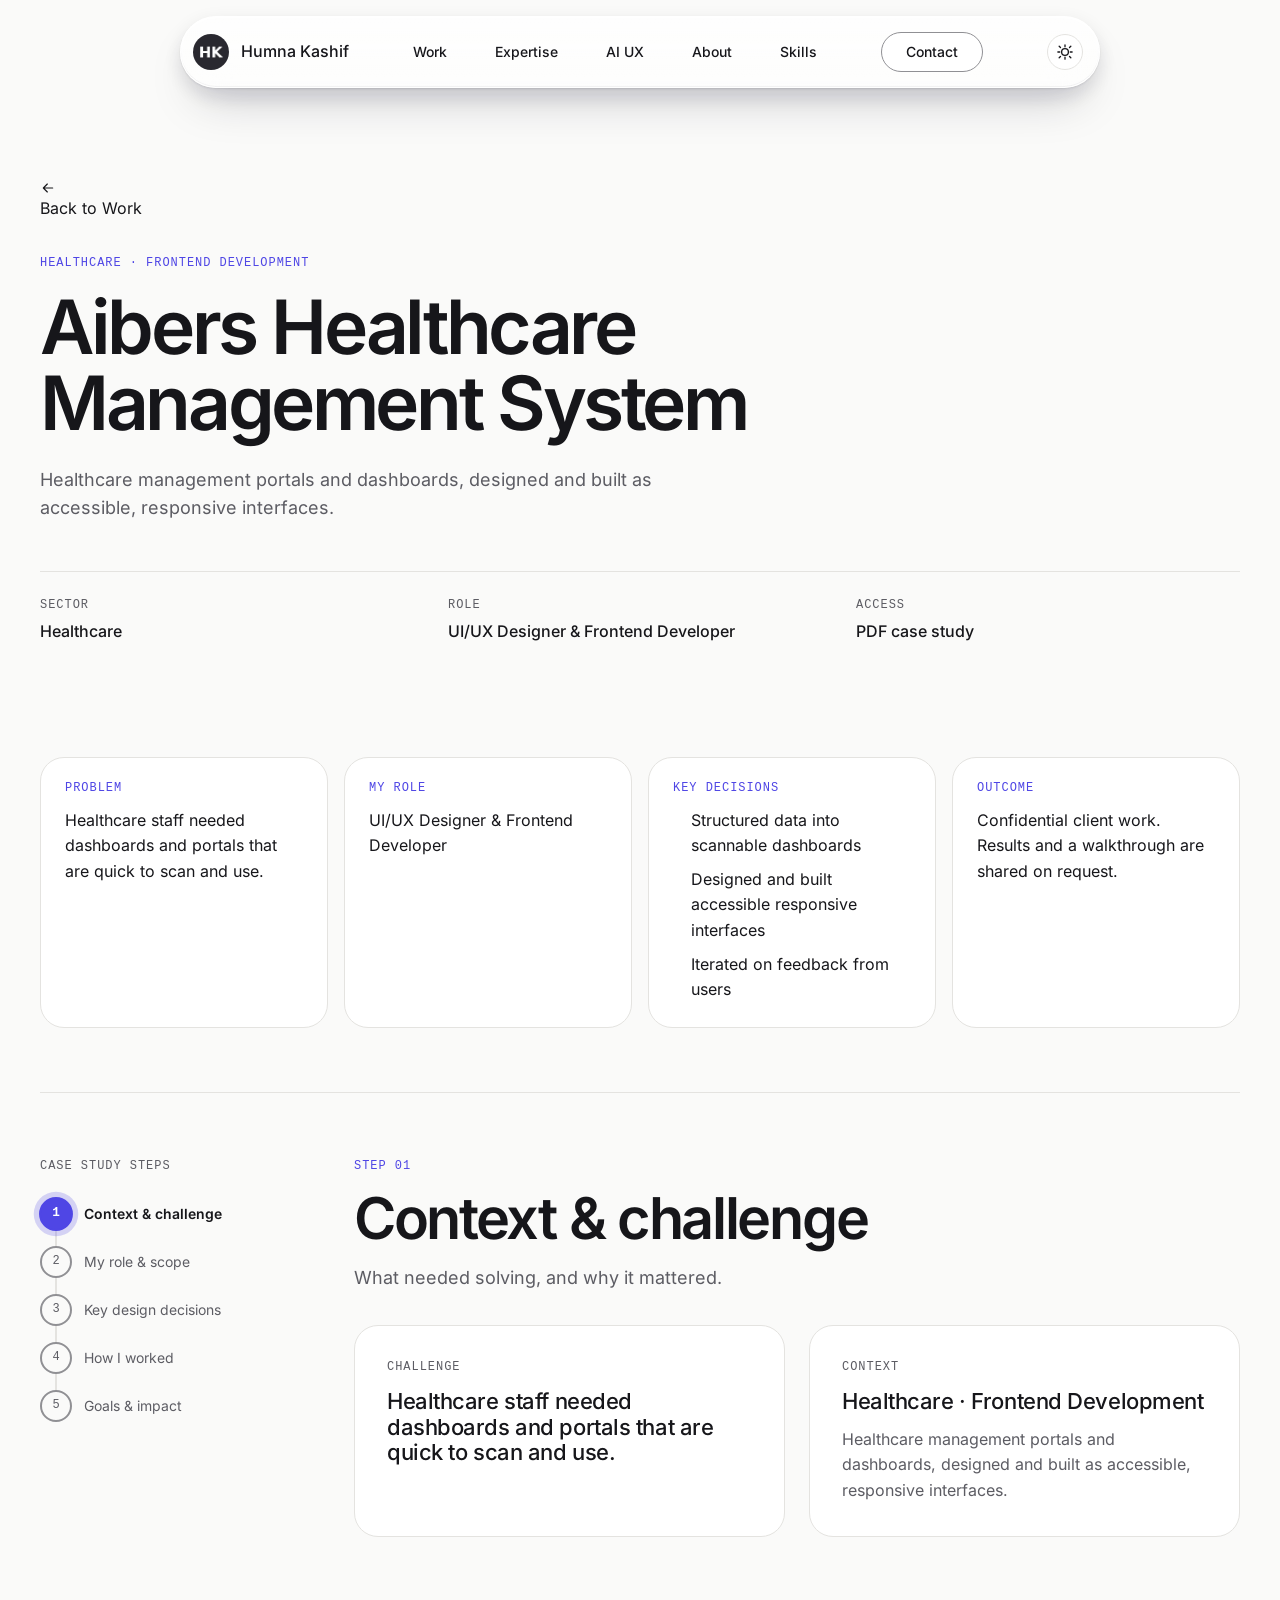
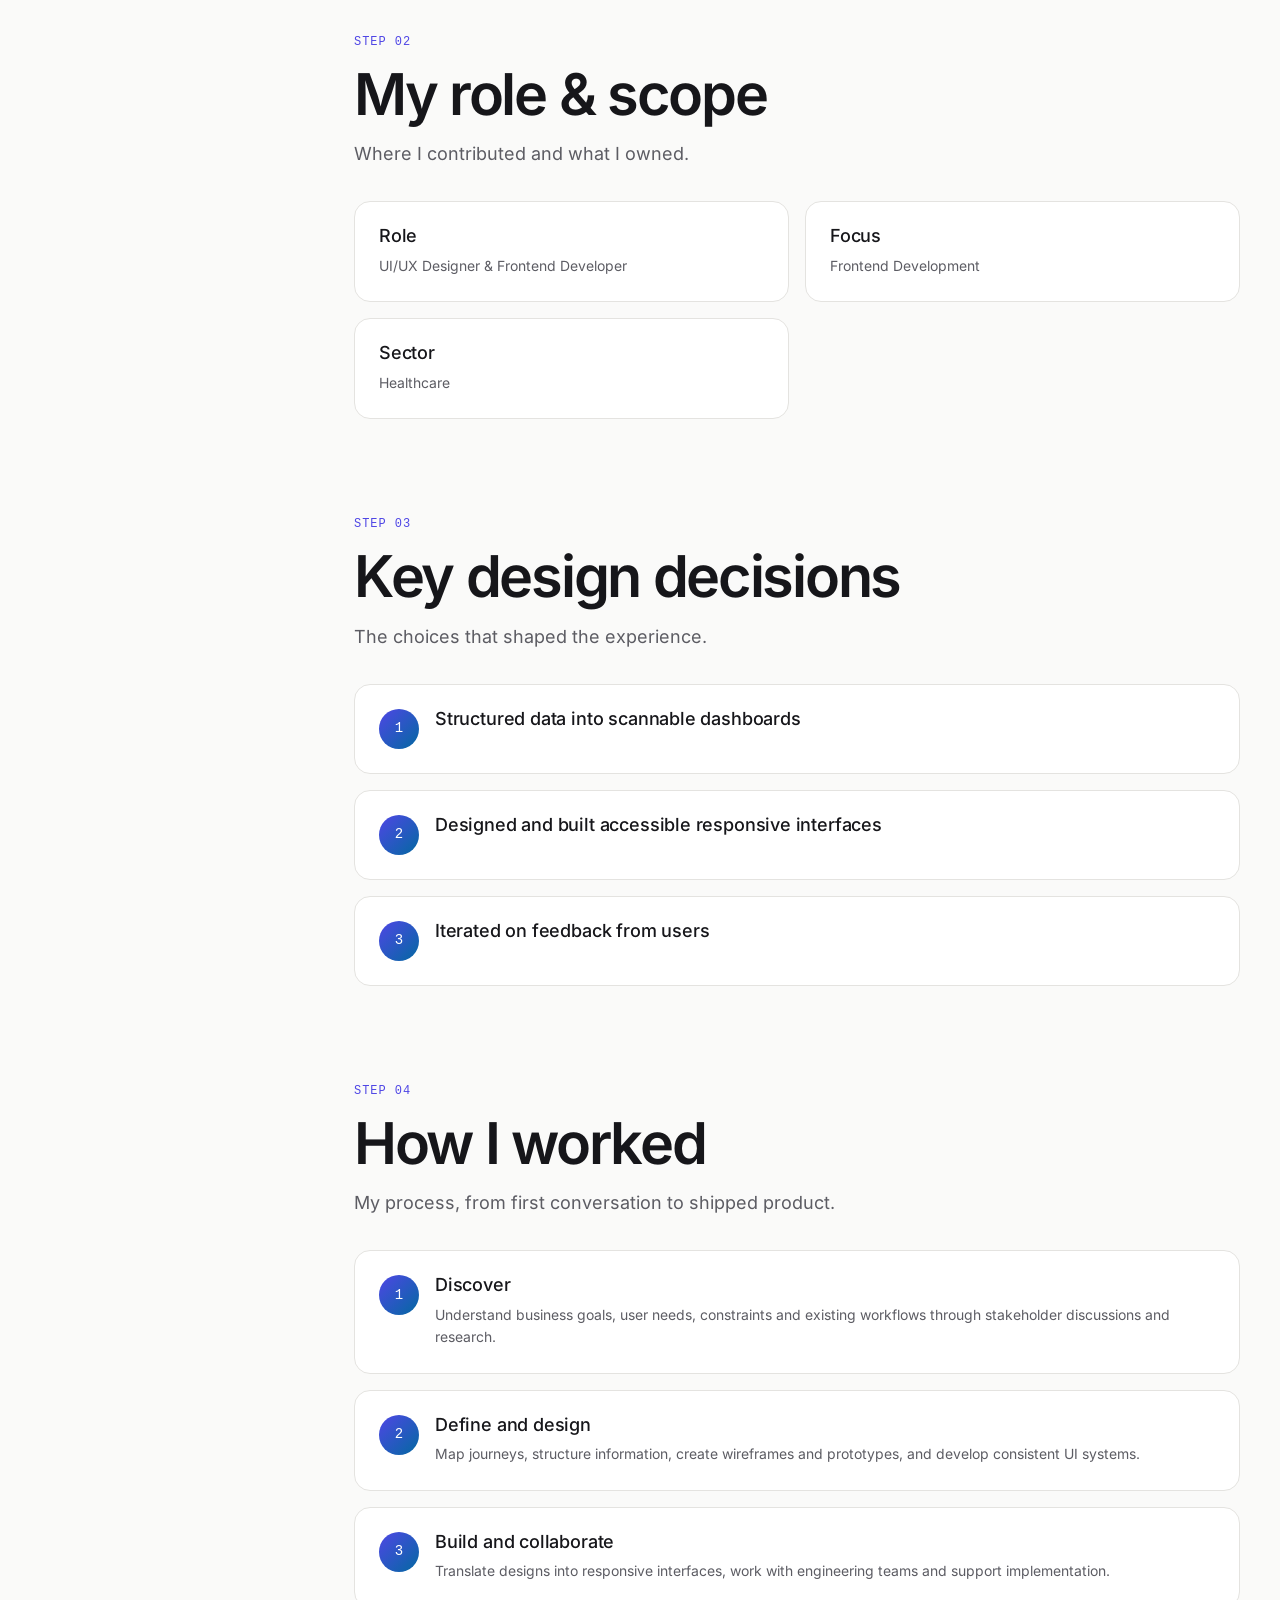
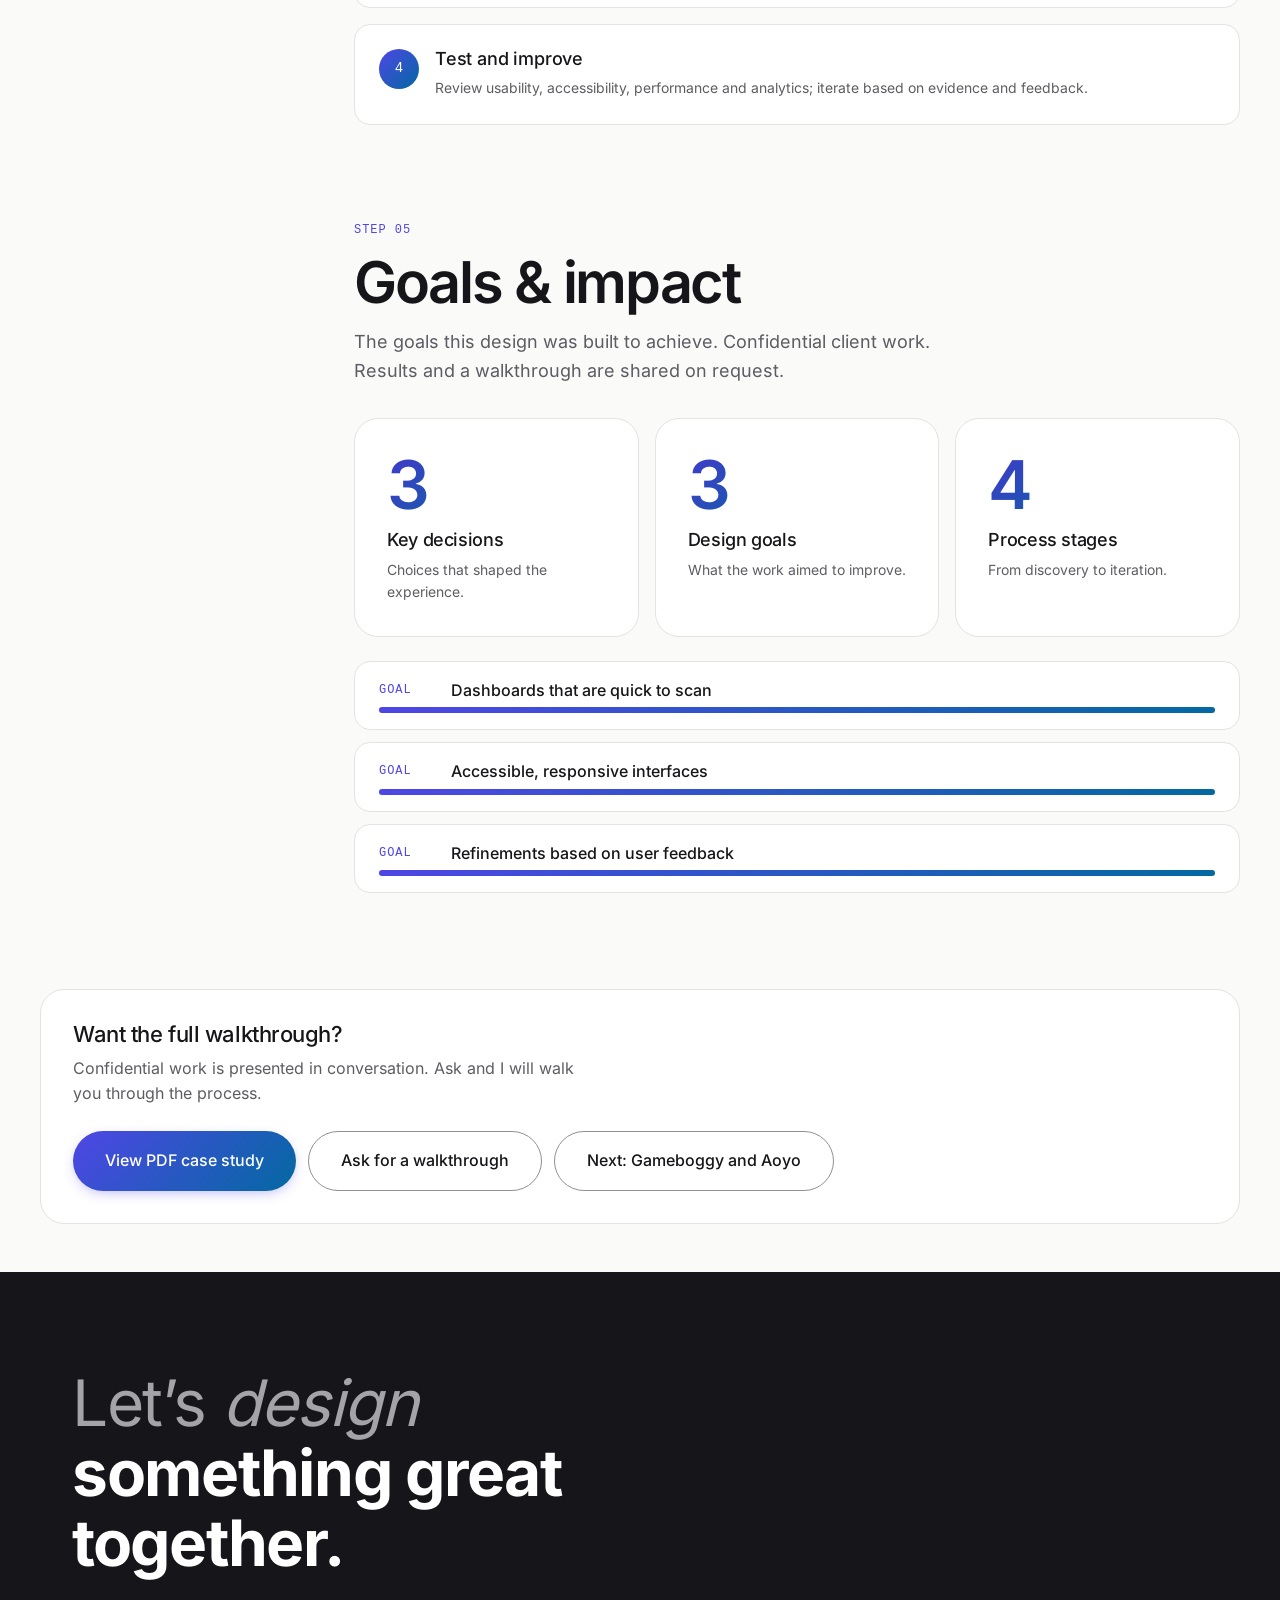
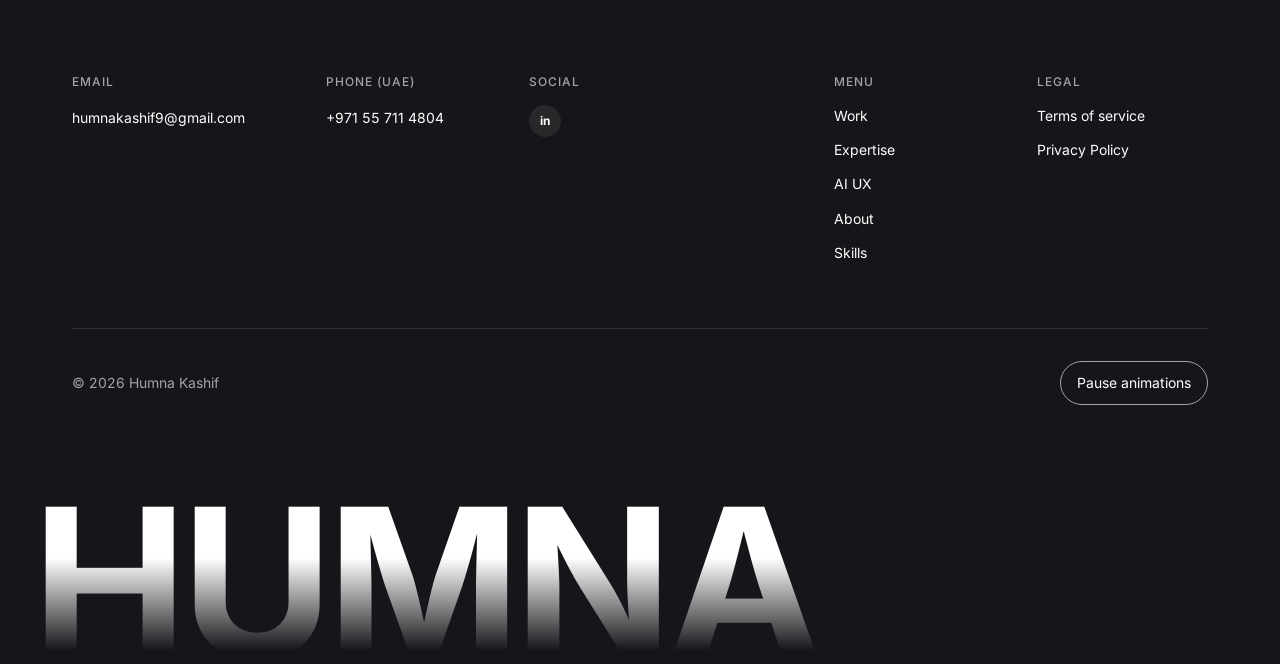
<file: project/aibers.html>
<!DOCTYPE html>
<html lang="en">
<head>
  <!-- All relative URLs on this page (stylesheets, scripts, the
       content.js-driven image paths, nav anchors) resolve against the
       site root rather than this /project/ subdirectory — lets this
       page reuse the exact same data/content.js image paths as
       index.html without rewriting any of them. -->
  <base href="../" />

  <script>
    (function () {
      try {
        var stored = localStorage.getItem("theme");
        var theme =
          stored || (window.matchMedia("(prefers-color-scheme: dark)").matches ? "dark" : "light");
        document.documentElement.setAttribute("data-theme", theme);
      } catch (e) {
        // localStorage/matchMedia unavailable — fall back silently to
        // the light default already established by :root.
      }
    })();
  </script>

  <meta charset="UTF-8" />
  <meta name="viewport" content="width=device-width, initial-scale=1.0" />
  <title>Aibers Healthcare Management System | Case study | Humna Kashif</title>
  <meta name="description" content="Aibers Healthcare Management System: Healthcare management portals and dashboards, designed and built as accessible, responsive interfaces." />

  <link rel="stylesheet" href="css/variables.css" />
  <link rel="stylesheet" href="css/base.css" />
  <link rel="stylesheet" href="css/fonts.css" />
  <link rel="stylesheet" href="css/navigation.css" />
  <link rel="stylesheet" href="css/case-study.css" />
  <link rel="stylesheet" href="css/contact-slider.css" />
  <link rel="stylesheet" href="css/footer.css" />
  <link rel="stylesheet" href="css/animations.css" />
  <link rel="stylesheet" href="css/copilot.css" />
  <link rel="stylesheet" href="css/case-study-modal.css" />
  <link rel="stylesheet" href="css/system.css" />
  <noscript><style>.cs-goalbar::after{transform:scaleX(1)!important}.reveal-on-scroll{opacity:1!important;transform:none!important}</style></noscript>
  <link rel="stylesheet" href="css/responsive.css" />
</head>
<body>
  <a class="skip-link" href="#main-content">Skip to content</a>
  <header class="nav" data-nav>
    <div class="nav__inner">
      <a class="nav__logo" href="index.html" aria-label="Humna Kashif — home">
        <span class="nav__logo-avatar"><img src="assets/images/profile-small.webp" alt="" width="36" height="36" /></span>
        <span>Humna Kashif</span>
      </a>

      <nav class="nav__links" data-nav-links aria-label="Primary">
        <ul>
          <li><a href="index.html#projects">Work</a></li>
          <li><a href="index.html#expertise">Expertise</a></li>
          <li><a href="index.html#ai-experience">AI UX</a></li>
          <li><a href="index.html#about">About</a></li>
          <li><a href="index.html#skills">Skills</a></li>
        </ul>
      </nav>

      <a class="btn btn--secondary nav__contact" href="index.html#contact">Contact</a>

      <button class="theme-toggle" type="button" data-theme-toggle aria-label="Switch to dark mode">
        <svg class="theme-toggle__icon theme-toggle__icon--sun" viewBox="0 0 24 24" fill="none" aria-hidden="true"><circle cx="12" cy="12" r="4.5" stroke="currentColor" stroke-width="1.75" /><path d="M12 2.5V5M12 19V21.5M4.22 4.22L6 6M18 18L19.78 19.78M2.5 12H5M19 12H21.5M4.22 19.78L6 18M18 6L19.78 4.22" stroke="currentColor" stroke-width="1.75" stroke-linecap="round" /></svg>
        <svg class="theme-toggle__icon theme-toggle__icon--moon" viewBox="0 0 24 24" fill="none" aria-hidden="true"><path d="M20.5 14.2A8.5 8.5 0 1 1 9.8 3.5a7 7 0 0 0 10.7 10.7Z" stroke="currentColor" stroke-width="1.75" stroke-linejoin="round" /></svg>
      </button>

      <div class="nav__more" data-nav-more-wrap>
        <button class="nav__more-trigger" type="button" data-nav-more aria-haspopup="true" aria-expanded="false" aria-label="Open navigation menu">
          <span class="nav__more-dot" aria-hidden="true"></span><span class="nav__more-dot" aria-hidden="true"></span><span class="nav__more-dot" aria-hidden="true"></span>
        </button>
        <div class="nav__more-menu" data-nav-more-menu>
          <ul>
            <li><a href="index.html#projects">Work</a></li>
            <li><a href="index.html#expertise">Expertise</a></li>
            <li><a href="index.html#ai-experience">AI UX</a></li>
            <li><a href="index.html#about">About</a></li>
            <li><a href="index.html#skills">Skills</a></li>
          </ul>
          <div class="nav__more-menu-footer"><a class="btn btn--secondary nav__contact" href="index.html#contact">Contact</a></div>
        </div>
      </div>

      <button class="nav__toggle" type="button" data-nav-toggle aria-expanded="false" aria-controls="mobile-menu" aria-label="Open menu"><span class="nav__toggle-bar"></span><span class="nav__toggle-bar"></span></button>
    </div>

    <div id="mobile-menu" class="nav__mobile" data-nav-mobile hidden>
      <ul>
        <li><a href="index.html#projects">Work</a></li>
        <li><a href="index.html#expertise">Expertise</a></li>
        <li><a href="index.html#ai-experience">AI UX</a></li>
        <li><a href="index.html#about">About</a></li>
        <li><a href="index.html#skills">Skills</a></li>
        <li><a href="index.html#contact">Contact</a></li>
      </ul>
    </div>
  </header>
  <main id="main-content">
    <div class="container cs-page" data-project-root>
      <a class="cs-back" href="index.html#projects">
        <svg width="16" height="16" viewBox="0 0 24 24" fill="none" aria-hidden="true"><path d="M19 12H5M11 6l-6 6 6 6" stroke="currentColor" stroke-width="1.75" stroke-linecap="round" stroke-linejoin="round"/></svg>
        Back to Work
      </a>
      <div data-project-body><header class="cs-hero"><p class="cs-hero__kicker">Healthcare · Frontend Development</p><h1 class="cs-hero__title">Aibers Healthcare Management System</h1><p class="cs-hero__lead">Healthcare management portals and dashboards, designed and built as accessible, responsive interfaces.</p><dl class="cs-meta cs-meta--3"><div><dt>Sector</dt><dd>Healthcare</dd></div><div><dt>Role</dt><dd>UI/UX Designer &amp; Frontend Developer</dd></div><div><dt>Access</dt><dd>PDF case study</dd></div></dl></header><section class="cs-glance" aria-label="Case study at a glance"><article><h2>Problem</h2><p>Healthcare staff needed dashboards and portals that are quick to scan and use.</p></article><article><h2>My role</h2><p>UI/UX Designer &amp; Frontend Developer</p></article><article><h2>Key decisions</h2><ul><li>Structured data into scannable dashboards</li><li>Designed and built accessible responsive interfaces</li><li>Iterated on feedback from users</li></ul></article><article><h2>Outcome</h2><p>Confidential client work. Results and a walkthrough are shared on request.</p></article></section><div class="cs-layout"><nav class="cs-stepper" aria-label="Case study steps" data-stepper=""><p class="cs-stepper__title">Case study steps</p><span class="cs-stepper__rail" aria-hidden="true"><span class="cs-stepper__fill" data-stepper-fill=""></span></span><ol><li><a href="#context" data-step-link="context"><span class="cs-stepper__dot" aria-hidden="true">1</span><span class="cs-stepper__label">Context &amp; challenge</span></a></li><li><a href="#role" data-step-link="role"><span class="cs-stepper__dot" aria-hidden="true">2</span><span class="cs-stepper__label">My role &amp; scope</span></a></li><li><a href="#decisions" data-step-link="decisions"><span class="cs-stepper__dot" aria-hidden="true">3</span><span class="cs-stepper__label">Key design decisions</span></a></li><li><a href="#approach" data-step-link="approach"><span class="cs-stepper__dot" aria-hidden="true">4</span><span class="cs-stepper__label">How I worked</span></a></li><li><a href="#outcomes" data-step-link="outcomes"><span class="cs-stepper__dot" aria-hidden="true">5</span><span class="cs-stepper__label">Goals &amp; impact</span></a></li></ol></nav><div class="cs-steps"><section id="context" class="cs-step" data-step="context" aria-labelledby="context-title"><p class="cs-chapter__num">Step 01</p><h2 id="context-title" class="cs-step__title">Context &amp; challenge</h2><p class="cs-step__lead">What needed solving, and why it mattered.</p><div class="cs-pair"><article class="cs-card reveal-on-scroll"><p class="cs-card__label">Challenge</p><h3>Healthcare staff needed dashboards and portals that are quick to scan and use.</h3></article><article class="cs-card reveal-on-scroll"><p class="cs-card__label">Context</p><h3>Healthcare · Frontend Development</h3><p>Healthcare management portals and dashboards, designed and built as accessible, responsive interfaces.</p></article></div></section><section id="role" class="cs-step" data-step="role" aria-labelledby="role-title"><p class="cs-chapter__num">Step 02</p><h2 id="role-title" class="cs-step__title">My role &amp; scope</h2><p class="cs-step__lead">Where I contributed and what I owned.</p><ul class="cs-reqs"><li class="reveal-on-scroll"><h3>Role</h3><p>UI/UX Designer &amp; Frontend Developer</p></li><li class="reveal-on-scroll"><h3>Focus</h3><p>Frontend Development</p></li><li class="reveal-on-scroll"><h3>Sector</h3><p>Healthcare</p></li></ul></section><section id="decisions" class="cs-step" data-step="decisions" aria-labelledby="decisions-title"><p class="cs-chapter__num">Step 03</p><h2 id="decisions-title" class="cs-step__title">Key design decisions</h2><p class="cs-step__lead">The choices that shaped the experience.</p><ol class="cs-process"><li class="reveal-on-scroll"><span>1</span><div><h3>Structured data into scannable dashboards</h3></div></li><li class="reveal-on-scroll"><span>2</span><div><h3>Designed and built accessible responsive interfaces</h3></div></li><li class="reveal-on-scroll"><span>3</span><div><h3>Iterated on feedback from users</h3></div></li></ol></section><section id="approach" class="cs-step" data-step="approach" aria-labelledby="approach-title"><p class="cs-chapter__num">Step 04</p><h2 id="approach-title" class="cs-step__title">How I worked</h2><p class="cs-step__lead">My process, from first conversation to shipped product.</p><ol class="cs-process"><li class="reveal-on-scroll"><span>1</span><div><h3>Discover</h3><p>Understand business goals, user needs, constraints and existing workflows through stakeholder discussions and research.</p></div></li><li class="reveal-on-scroll"><span>2</span><div><h3>Define and design</h3><p>Map journeys, structure information, create wireframes and prototypes, and develop consistent UI systems.</p></div></li><li class="reveal-on-scroll"><span>3</span><div><h3>Build and collaborate</h3><p>Translate designs into responsive interfaces, work with engineering teams and support implementation.</p></div></li><li class="reveal-on-scroll"><span>4</span><div><h3>Test and improve</h3><p>Review usability, accessibility, performance and analytics; iterate based on evidence and feedback.</p></div></li></ol></section><section id="outcomes" class="cs-step" data-step="outcomes" aria-labelledby="outcomes-title"><p class="cs-chapter__num">Step 05</p><h2 id="outcomes-title" class="cs-step__title">Goals &amp; impact</h2><p class="cs-step__lead">The goals this design was built to achieve. Confidential client work. Results and a walkthrough are shared on request.</p><div class="cs-goals" aria-label="Design goals"><div class="cs-goal reveal-on-scroll"><p class="cs-goal__num"><span data-count="3">3</span></p><h3>Key decisions</h3><p>Choices that shaped the experience.</p></div><div class="cs-goal reveal-on-scroll"><p class="cs-goal__num"><span data-count="3">3</span></p><h3>Design goals</h3><p>What the work aimed to improve.</p></div><div class="cs-goal reveal-on-scroll"><p class="cs-goal__num"><span data-count="4">4</span></p><h3>Process stages</h3><p>From discovery to iteration.</p></div></div><ul class="cs-goalbars"><li class="reveal-on-scroll"><span>Goal</span><strong>Dashboards that are quick to scan</strong><i class="cs-goalbar" aria-hidden="true"></i></li><li class="reveal-on-scroll"><span>Goal</span><strong>Accessible, responsive interfaces</strong><i class="cs-goalbar" aria-hidden="true"></i></li><li class="reveal-on-scroll"><span>Goal</span><strong>Refinements based on user feedback</strong><i class="cs-goalbar" aria-hidden="true"></i></li></ul></section></div></div><section class="cs-next reveal-on-scroll"><div><h2>Want the full walkthrough?</h2><p>Confidential work is presented in conversation. Ask and I will walk you through the process.</p></div><div class="cs-next__actions"><a class="btn btn--primary" href="assets/case-studies/aibers.pdf" data-case-study="assets/case-studies/aibers.pdf" data-case-study-title="Aibers Healthcare Management System — case study" aria-haspopup="dialog">View PDF case study</a><a class="btn btn--secondary" href="mailto:humnakashif9@gmail.com?subject=Aibers%20Healthcare%20Management%20System%20case%20study">Ask for a walkthrough</a><a class="btn btn--secondary" href="project/gameboggy-aoyo.html">Next: Gameboggy and Aoyo</a></div></section></div>
    </div>
  </main>
  <footer class="footer">
    <div class="container">
      <p class="footer__statement heading-duo">
        <span class="heading-duo__muted"><span>Let’s</span> <span class="footer__cycling-word" data-footer-cycling-word data-words="design|build|improve">design</span></span>
        <span class="heading-duo__bold">something great together.</span>
      </p>
      <div class="footer__columns" data-footer-columns>
        <div class="footer__column"><h2 class="footer__column-heading">Email</h2><a href="mailto:humnakashif9@gmail.com">humnakashif9@gmail.com</a></div>
        <div class="footer__column"><h2 class="footer__column-heading">Phone (UAE)</h2><a href="tel:+971557114804">+971 55 711 4804</a></div>
        <div class="footer__column"><h2 class="footer__column-heading">Social</h2>
          <ul class="footer__social" data-footer-social><li><a class="footer__social-link" href="https://linkedin.com/in/humna-kashif" target="_blank" rel="noopener" aria-label="LinkedIn"><span aria-hidden="true" style="font-weight:700;font-size:12px;letter-spacing:-.02em">in</span></a></li></ul>
        </div>
        <div class="footer__column"><h2 class="footer__column-heading">Menu</h2><ul><li><a href="index.html#projects">Work</a></li><li><a href="index.html#expertise">Expertise</a></li><li><a href="index.html#ai-experience">AI UX</a></li><li><a href="index.html#about">About</a></li><li><a href="index.html#skills">Skills</a></li></ul></div>
        <div class="footer__column"><h2 class="footer__column-heading">Legal</h2><ul><li><a href="terms.html">Terms of service</a></li><li><a href="privacy-policy.html">Privacy Policy</a></li></ul></div>
      </div>
      <div class="footer__bottom">
        <p class="footer__copyright">© 2026 Humna Kashif</p>
        <button class="motion-toggle" type="button" data-motion-toggle aria-pressed="false">Pause animations</button>
      </div>
    </div>
    <p class="footer__wordmark" aria-hidden="true">HUMNA</p>
  </footer>
  <script src="data/content.js"></script>
  <script src="js/a11y-utils.js" defer></script>
  <script src="js/theme.js" defer></script>
  <script src="js/navigation.js" defer></script>
  <script src="js/contact-slider.js" defer></script>
  <script src="js/case-study-modal.js" defer></script>
  <script src="js/case-study.js" defer></script>
  <script src="js/animations.js" defer></script>
  <script src="js/copilot.js" defer></script>
  <script src="js/motion.js" defer></script>
  <script src="js/main.js" defer></script>
</body>
</html>
</file>
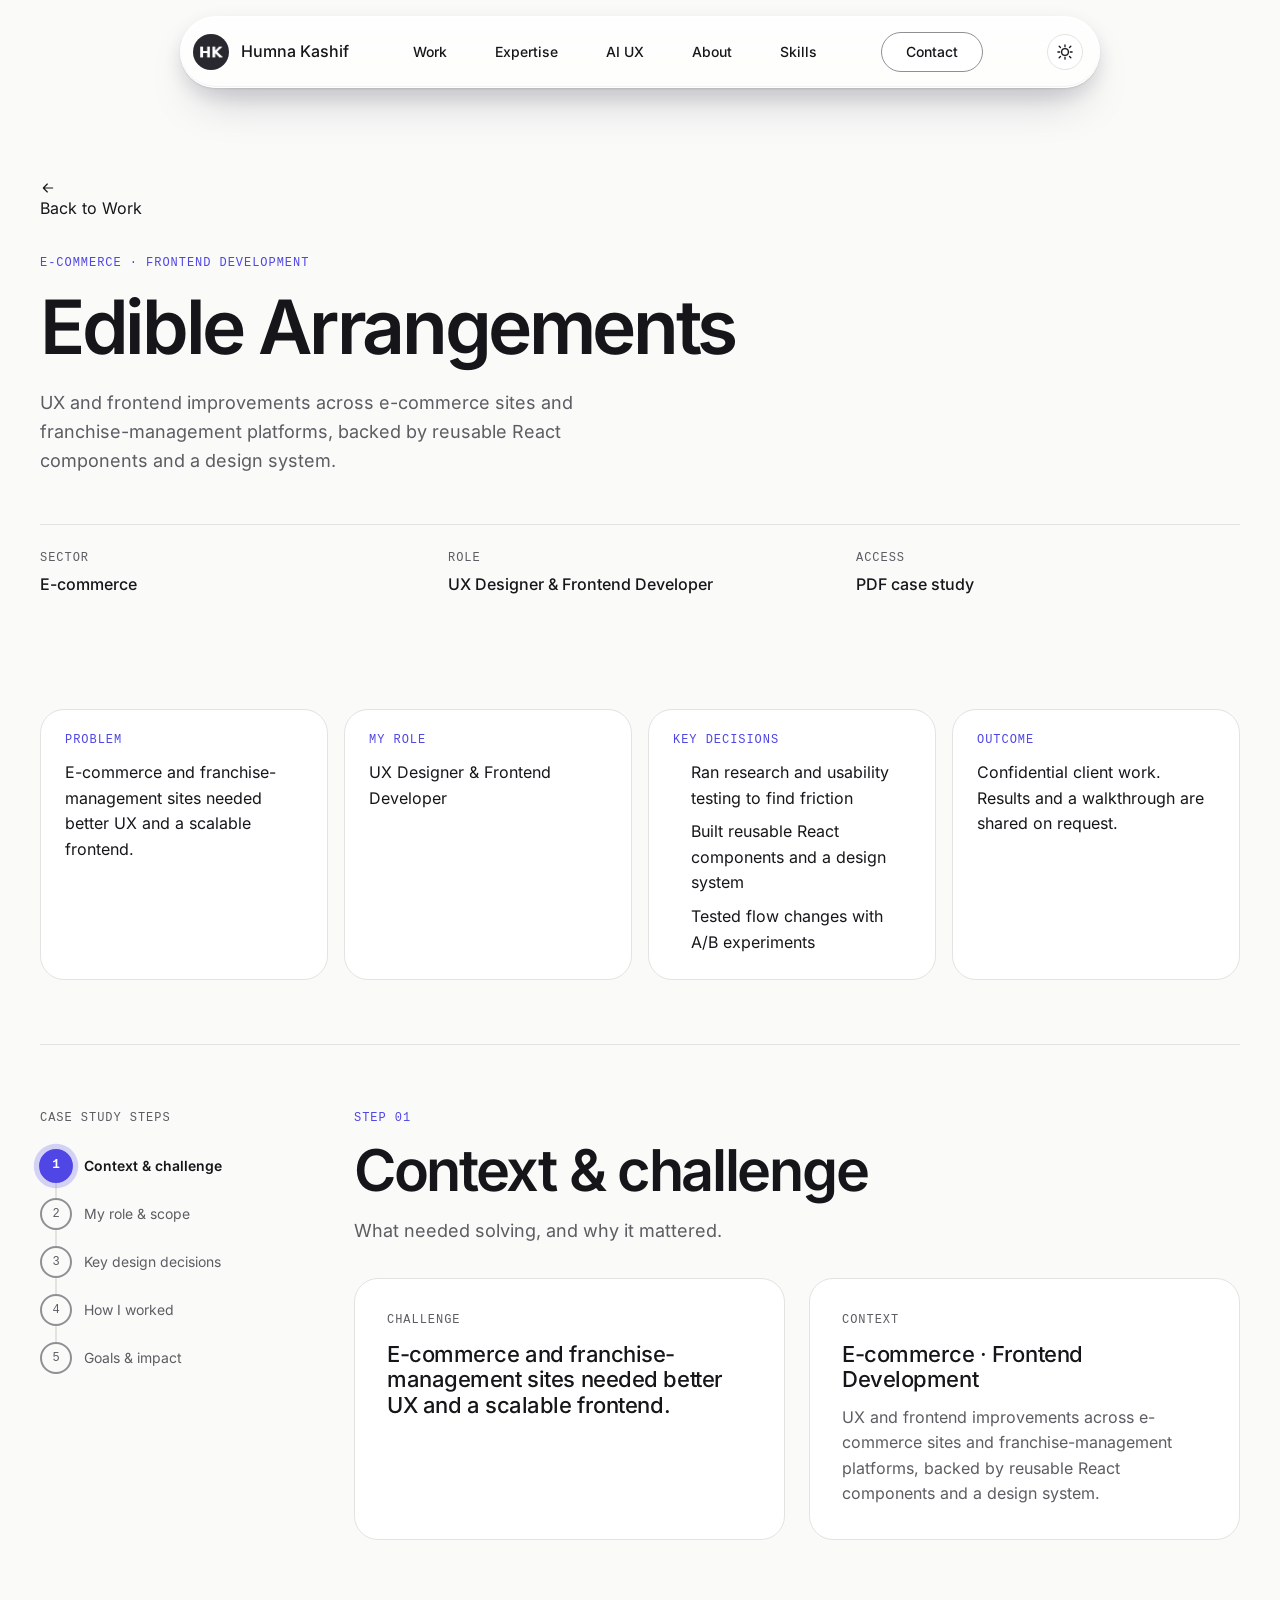
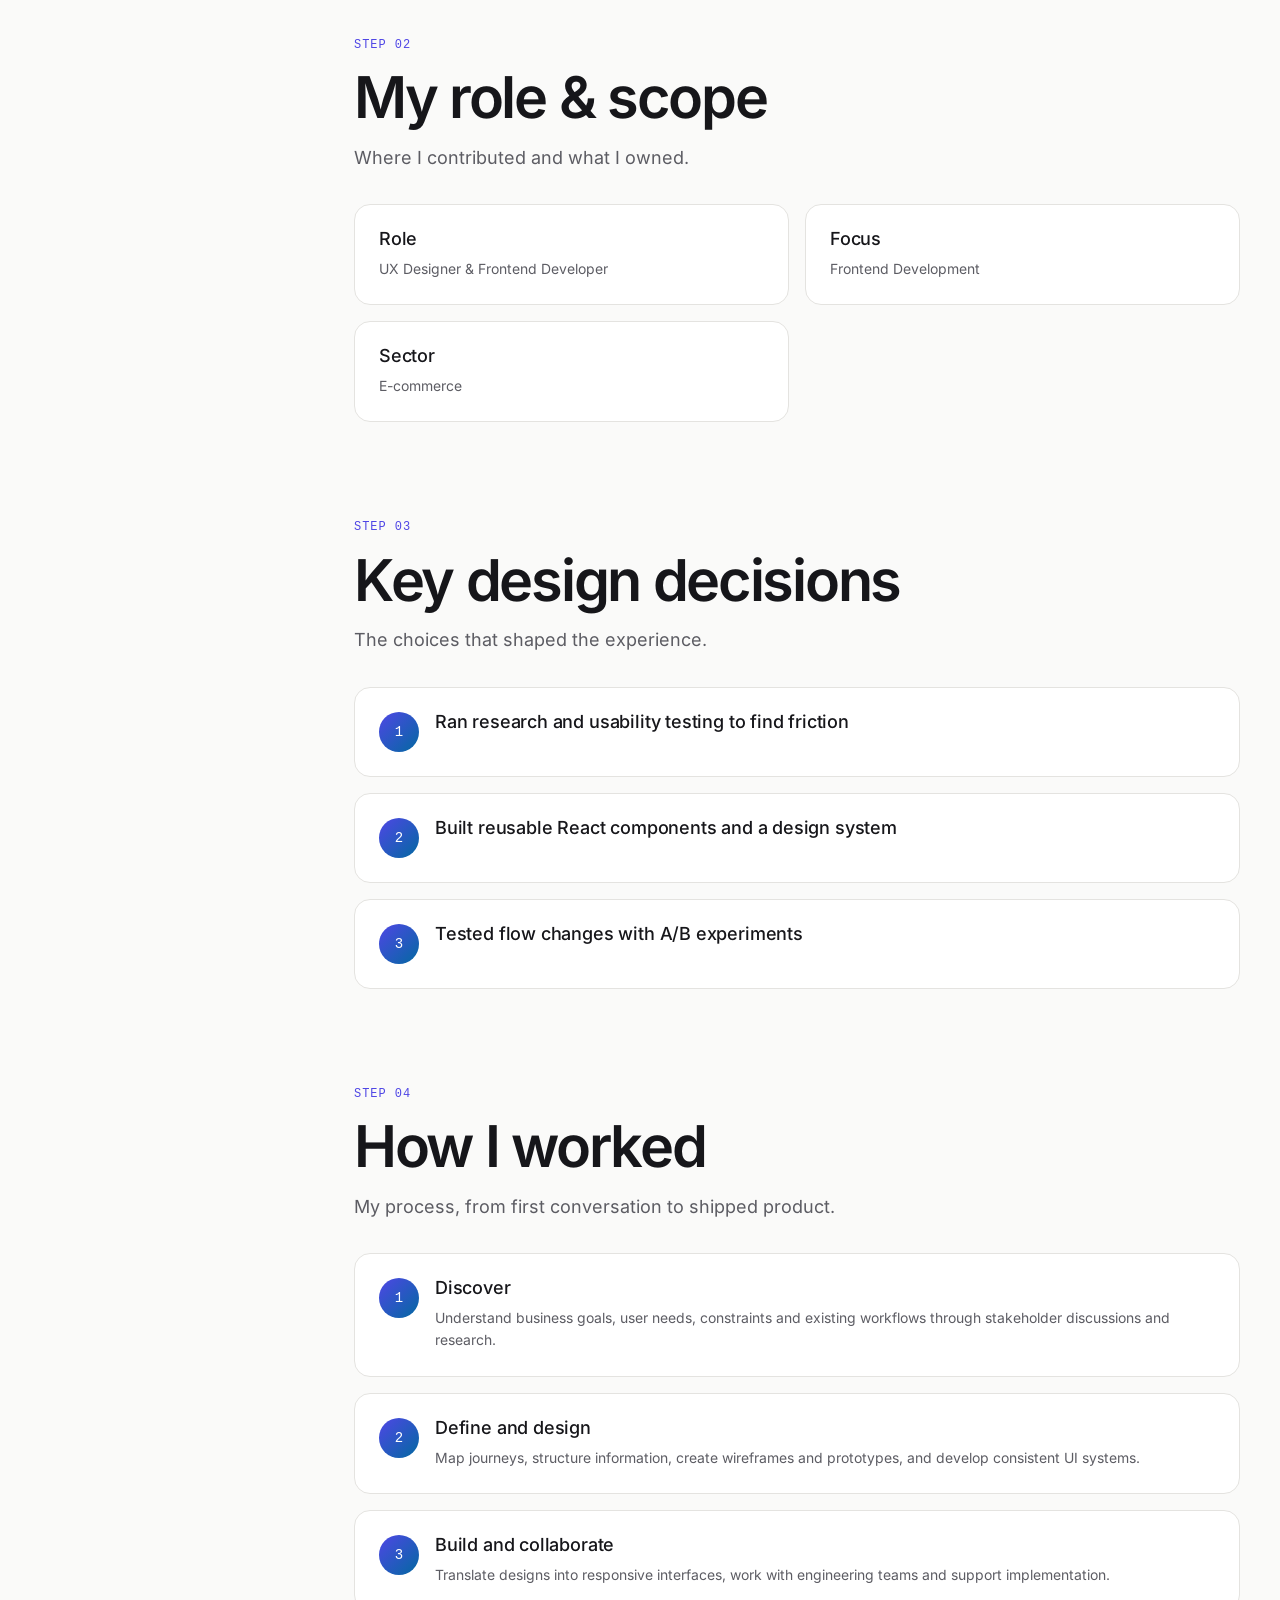
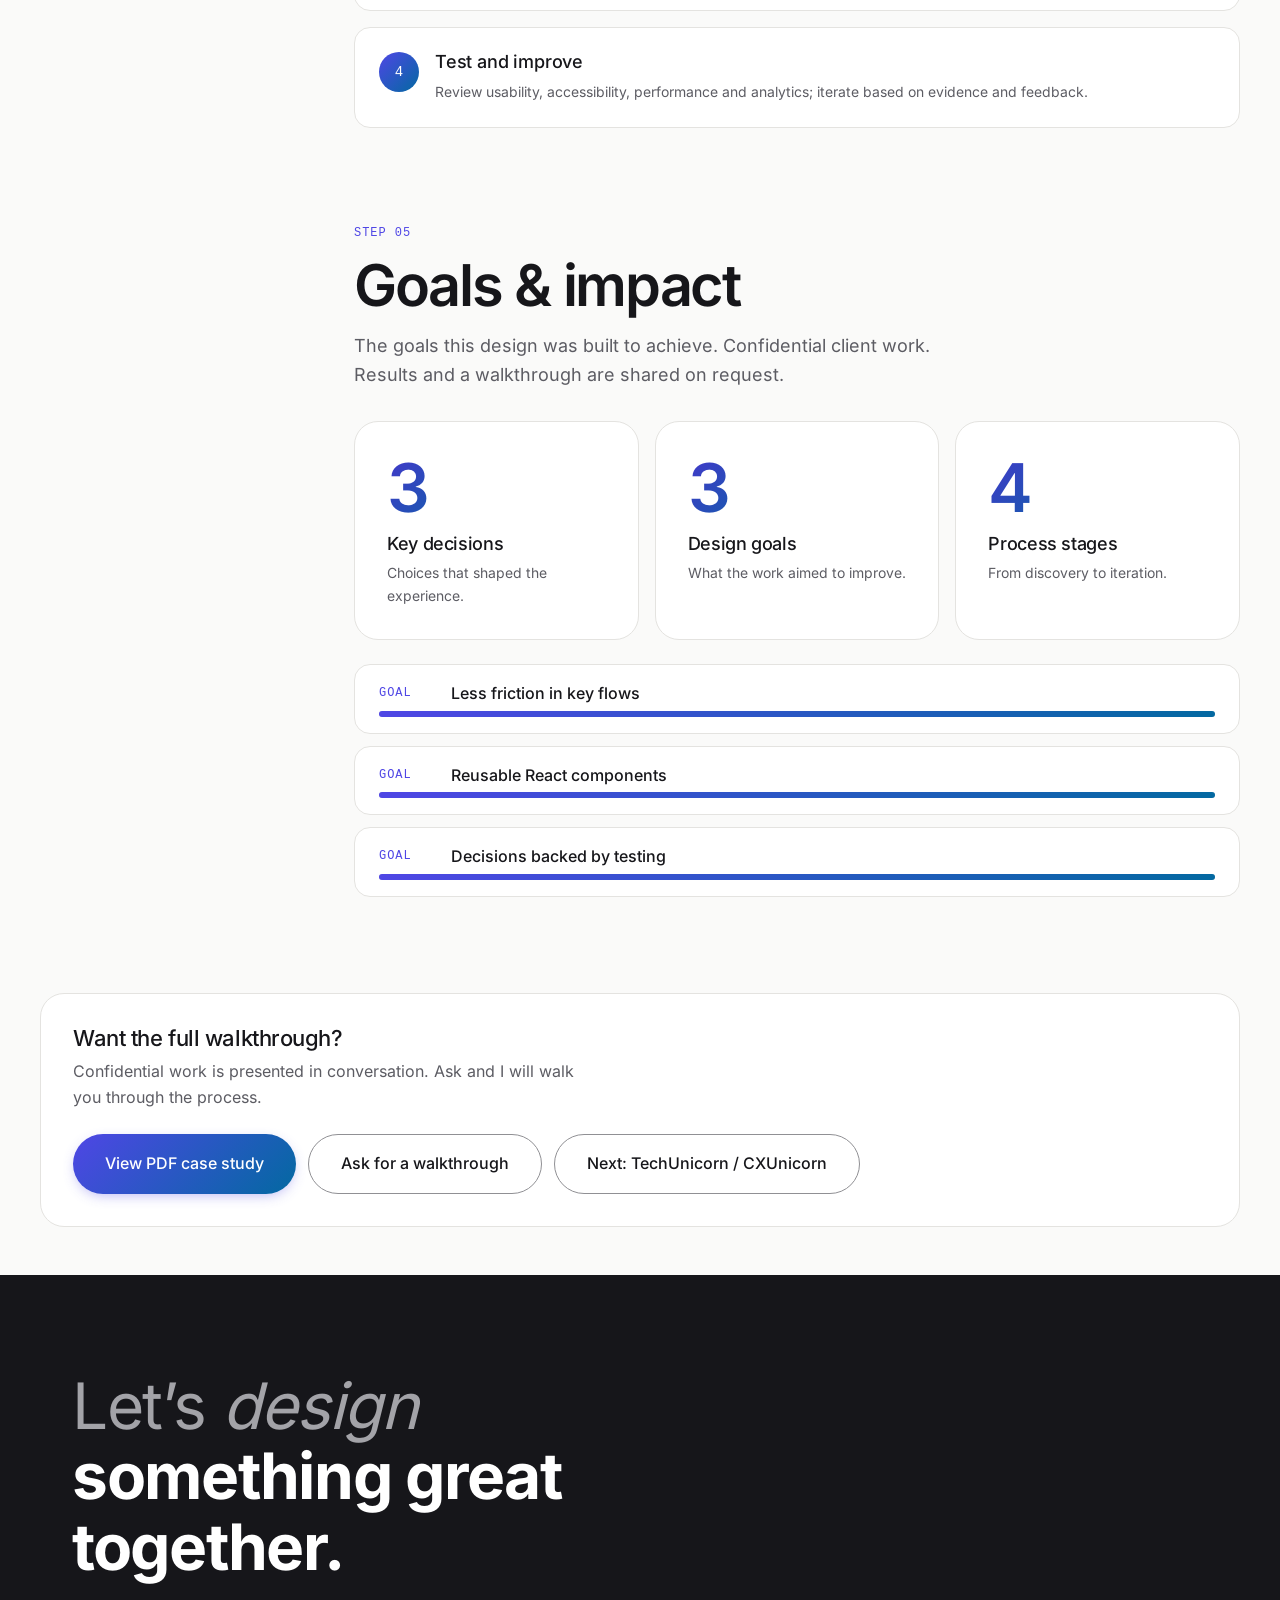
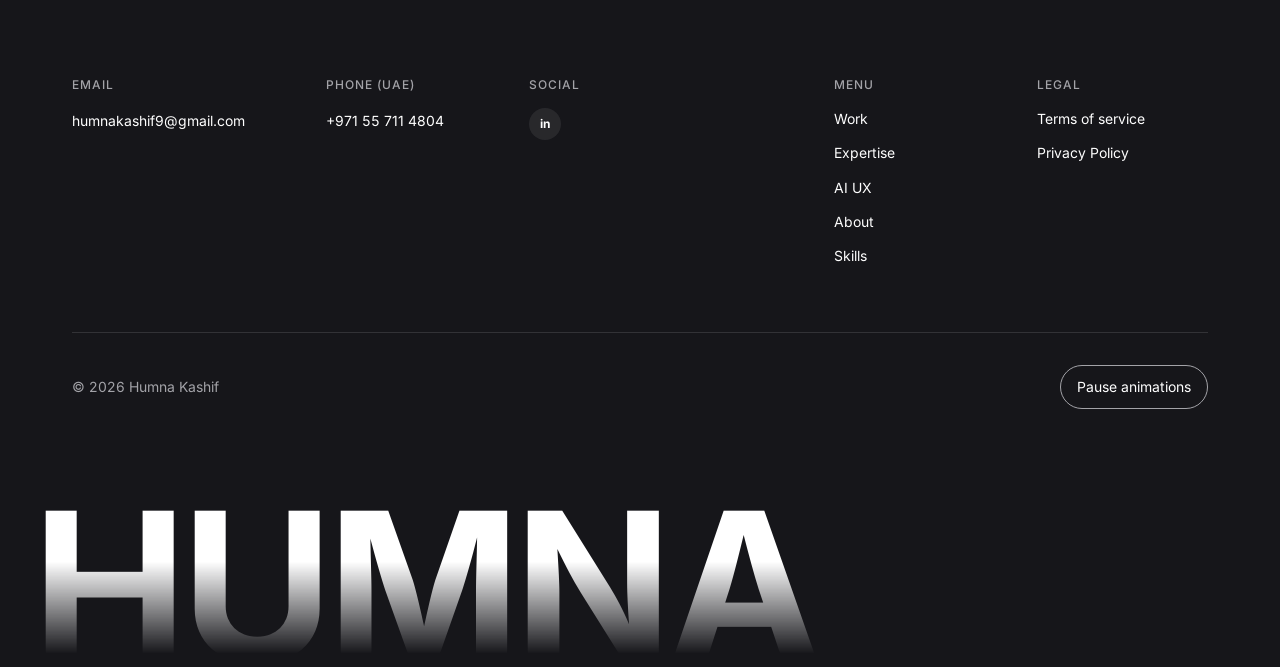
<file: project/edible.html>
<!DOCTYPE html>
<html lang="en">
<head>
  <!-- All relative URLs on this page (stylesheets, scripts, the
       content.js-driven image paths, nav anchors) resolve against the
       site root rather than this /project/ subdirectory — lets this
       page reuse the exact same data/content.js image paths as
       index.html without rewriting any of them. -->
  <base href="../" />

  <script>
    (function () {
      try {
        var stored = localStorage.getItem("theme");
        var theme =
          stored || (window.matchMedia("(prefers-color-scheme: dark)").matches ? "dark" : "light");
        document.documentElement.setAttribute("data-theme", theme);
      } catch (e) {
        // localStorage/matchMedia unavailable — fall back silently to
        // the light default already established by :root.
      }
    })();
  </script>

  <meta charset="UTF-8" />
  <meta name="viewport" content="width=device-width, initial-scale=1.0" />
  <title>Edible Arrangements | Case study | Humna Kashif</title>
  <meta name="description" content="Edible Arrangements: UX and frontend improvements across e-commerce sites and franchise-management platforms, backed by reusable React components and a design system." />

  <link rel="stylesheet" href="css/variables.css" />
  <link rel="stylesheet" href="css/base.css" />
  <link rel="stylesheet" href="css/fonts.css" />
  <link rel="stylesheet" href="css/navigation.css" />
  <link rel="stylesheet" href="css/case-study.css" />
  <link rel="stylesheet" href="css/contact-slider.css" />
  <link rel="stylesheet" href="css/footer.css" />
  <link rel="stylesheet" href="css/animations.css" />
  <link rel="stylesheet" href="css/copilot.css" />
  <link rel="stylesheet" href="css/case-study-modal.css" />
  <link rel="stylesheet" href="css/system.css" />
  <noscript><style>.cs-goalbar::after{transform:scaleX(1)!important}.reveal-on-scroll{opacity:1!important;transform:none!important}</style></noscript>
  <link rel="stylesheet" href="css/responsive.css" />
</head>
<body>
  <a class="skip-link" href="#main-content">Skip to content</a>
  <header class="nav" data-nav>
    <div class="nav__inner">
      <a class="nav__logo" href="index.html" aria-label="Humna Kashif — home">
        <span class="nav__logo-avatar"><img src="assets/images/profile-small.webp" alt="" width="36" height="36" /></span>
        <span>Humna Kashif</span>
      </a>

      <nav class="nav__links" data-nav-links aria-label="Primary">
        <ul>
          <li><a href="index.html#projects">Work</a></li>
          <li><a href="index.html#expertise">Expertise</a></li>
          <li><a href="index.html#ai-experience">AI UX</a></li>
          <li><a href="index.html#about">About</a></li>
          <li><a href="index.html#skills">Skills</a></li>
        </ul>
      </nav>

      <a class="btn btn--secondary nav__contact" href="index.html#contact">Contact</a>

      <button class="theme-toggle" type="button" data-theme-toggle aria-label="Switch to dark mode">
        <svg class="theme-toggle__icon theme-toggle__icon--sun" viewBox="0 0 24 24" fill="none" aria-hidden="true"><circle cx="12" cy="12" r="4.5" stroke="currentColor" stroke-width="1.75" /><path d="M12 2.5V5M12 19V21.5M4.22 4.22L6 6M18 18L19.78 19.78M2.5 12H5M19 12H21.5M4.22 19.78L6 18M18 6L19.78 4.22" stroke="currentColor" stroke-width="1.75" stroke-linecap="round" /></svg>
        <svg class="theme-toggle__icon theme-toggle__icon--moon" viewBox="0 0 24 24" fill="none" aria-hidden="true"><path d="M20.5 14.2A8.5 8.5 0 1 1 9.8 3.5a7 7 0 0 0 10.7 10.7Z" stroke="currentColor" stroke-width="1.75" stroke-linejoin="round" /></svg>
      </button>

      <div class="nav__more" data-nav-more-wrap>
        <button class="nav__more-trigger" type="button" data-nav-more aria-haspopup="true" aria-expanded="false" aria-label="Open navigation menu">
          <span class="nav__more-dot" aria-hidden="true"></span><span class="nav__more-dot" aria-hidden="true"></span><span class="nav__more-dot" aria-hidden="true"></span>
        </button>
        <div class="nav__more-menu" data-nav-more-menu>
          <ul>
            <li><a href="index.html#projects">Work</a></li>
            <li><a href="index.html#expertise">Expertise</a></li>
            <li><a href="index.html#ai-experience">AI UX</a></li>
            <li><a href="index.html#about">About</a></li>
            <li><a href="index.html#skills">Skills</a></li>
          </ul>
          <div class="nav__more-menu-footer"><a class="btn btn--secondary nav__contact" href="index.html#contact">Contact</a></div>
        </div>
      </div>

      <button class="nav__toggle" type="button" data-nav-toggle aria-expanded="false" aria-controls="mobile-menu" aria-label="Open menu"><span class="nav__toggle-bar"></span><span class="nav__toggle-bar"></span></button>
    </div>

    <div id="mobile-menu" class="nav__mobile" data-nav-mobile hidden>
      <ul>
        <li><a href="index.html#projects">Work</a></li>
        <li><a href="index.html#expertise">Expertise</a></li>
        <li><a href="index.html#ai-experience">AI UX</a></li>
        <li><a href="index.html#about">About</a></li>
        <li><a href="index.html#skills">Skills</a></li>
        <li><a href="index.html#contact">Contact</a></li>
      </ul>
    </div>
  </header>
  <main id="main-content">
    <div class="container cs-page" data-project-root>
      <a class="cs-back" href="index.html#projects">
        <svg width="16" height="16" viewBox="0 0 24 24" fill="none" aria-hidden="true"><path d="M19 12H5M11 6l-6 6 6 6" stroke="currentColor" stroke-width="1.75" stroke-linecap="round" stroke-linejoin="round"/></svg>
        Back to Work
      </a>
      <div data-project-body><header class="cs-hero"><p class="cs-hero__kicker">E-commerce · Frontend Development</p><h1 class="cs-hero__title">Edible Arrangements</h1><p class="cs-hero__lead">UX and frontend improvements across e-commerce sites and franchise-management platforms, backed by reusable React components and a design system.</p><dl class="cs-meta cs-meta--3"><div><dt>Sector</dt><dd>E-commerce</dd></div><div><dt>Role</dt><dd>UX Designer &amp; Frontend Developer</dd></div><div><dt>Access</dt><dd>PDF case study</dd></div></dl></header><section class="cs-glance" aria-label="Case study at a glance"><article><h2>Problem</h2><p>E-commerce and franchise-management sites needed better UX and a scalable frontend.</p></article><article><h2>My role</h2><p>UX Designer &amp; Frontend Developer</p></article><article><h2>Key decisions</h2><ul><li>Ran research and usability testing to find friction</li><li>Built reusable React components and a design system</li><li>Tested flow changes with A/B experiments</li></ul></article><article><h2>Outcome</h2><p>Confidential client work. Results and a walkthrough are shared on request.</p></article></section><div class="cs-layout"><nav class="cs-stepper" aria-label="Case study steps" data-stepper=""><p class="cs-stepper__title">Case study steps</p><span class="cs-stepper__rail" aria-hidden="true"><span class="cs-stepper__fill" data-stepper-fill=""></span></span><ol><li><a href="#context" data-step-link="context"><span class="cs-stepper__dot" aria-hidden="true">1</span><span class="cs-stepper__label">Context &amp; challenge</span></a></li><li><a href="#role" data-step-link="role"><span class="cs-stepper__dot" aria-hidden="true">2</span><span class="cs-stepper__label">My role &amp; scope</span></a></li><li><a href="#decisions" data-step-link="decisions"><span class="cs-stepper__dot" aria-hidden="true">3</span><span class="cs-stepper__label">Key design decisions</span></a></li><li><a href="#approach" data-step-link="approach"><span class="cs-stepper__dot" aria-hidden="true">4</span><span class="cs-stepper__label">How I worked</span></a></li><li><a href="#outcomes" data-step-link="outcomes"><span class="cs-stepper__dot" aria-hidden="true">5</span><span class="cs-stepper__label">Goals &amp; impact</span></a></li></ol></nav><div class="cs-steps"><section id="context" class="cs-step" data-step="context" aria-labelledby="context-title"><p class="cs-chapter__num">Step 01</p><h2 id="context-title" class="cs-step__title">Context &amp; challenge</h2><p class="cs-step__lead">What needed solving, and why it mattered.</p><div class="cs-pair"><article class="cs-card reveal-on-scroll"><p class="cs-card__label">Challenge</p><h3>E-commerce and franchise-management sites needed better UX and a scalable frontend.</h3></article><article class="cs-card reveal-on-scroll"><p class="cs-card__label">Context</p><h3>E-commerce · Frontend Development</h3><p>UX and frontend improvements across e-commerce sites and franchise-management platforms, backed by reusable React components and a design system.</p></article></div></section><section id="role" class="cs-step" data-step="role" aria-labelledby="role-title"><p class="cs-chapter__num">Step 02</p><h2 id="role-title" class="cs-step__title">My role &amp; scope</h2><p class="cs-step__lead">Where I contributed and what I owned.</p><ul class="cs-reqs"><li class="reveal-on-scroll"><h3>Role</h3><p>UX Designer &amp; Frontend Developer</p></li><li class="reveal-on-scroll"><h3>Focus</h3><p>Frontend Development</p></li><li class="reveal-on-scroll"><h3>Sector</h3><p>E-commerce</p></li></ul></section><section id="decisions" class="cs-step" data-step="decisions" aria-labelledby="decisions-title"><p class="cs-chapter__num">Step 03</p><h2 id="decisions-title" class="cs-step__title">Key design decisions</h2><p class="cs-step__lead">The choices that shaped the experience.</p><ol class="cs-process"><li class="reveal-on-scroll"><span>1</span><div><h3>Ran research and usability testing to find friction</h3></div></li><li class="reveal-on-scroll"><span>2</span><div><h3>Built reusable React components and a design system</h3></div></li><li class="reveal-on-scroll"><span>3</span><div><h3>Tested flow changes with A/B experiments</h3></div></li></ol></section><section id="approach" class="cs-step" data-step="approach" aria-labelledby="approach-title"><p class="cs-chapter__num">Step 04</p><h2 id="approach-title" class="cs-step__title">How I worked</h2><p class="cs-step__lead">My process, from first conversation to shipped product.</p><ol class="cs-process"><li class="reveal-on-scroll"><span>1</span><div><h3>Discover</h3><p>Understand business goals, user needs, constraints and existing workflows through stakeholder discussions and research.</p></div></li><li class="reveal-on-scroll"><span>2</span><div><h3>Define and design</h3><p>Map journeys, structure information, create wireframes and prototypes, and develop consistent UI systems.</p></div></li><li class="reveal-on-scroll"><span>3</span><div><h3>Build and collaborate</h3><p>Translate designs into responsive interfaces, work with engineering teams and support implementation.</p></div></li><li class="reveal-on-scroll"><span>4</span><div><h3>Test and improve</h3><p>Review usability, accessibility, performance and analytics; iterate based on evidence and feedback.</p></div></li></ol></section><section id="outcomes" class="cs-step" data-step="outcomes" aria-labelledby="outcomes-title"><p class="cs-chapter__num">Step 05</p><h2 id="outcomes-title" class="cs-step__title">Goals &amp; impact</h2><p class="cs-step__lead">The goals this design was built to achieve. Confidential client work. Results and a walkthrough are shared on request.</p><div class="cs-goals" aria-label="Design goals"><div class="cs-goal reveal-on-scroll"><p class="cs-goal__num"><span data-count="3">3</span></p><h3>Key decisions</h3><p>Choices that shaped the experience.</p></div><div class="cs-goal reveal-on-scroll"><p class="cs-goal__num"><span data-count="3">3</span></p><h3>Design goals</h3><p>What the work aimed to improve.</p></div><div class="cs-goal reveal-on-scroll"><p class="cs-goal__num"><span data-count="4">4</span></p><h3>Process stages</h3><p>From discovery to iteration.</p></div></div><ul class="cs-goalbars"><li class="reveal-on-scroll"><span>Goal</span><strong>Less friction in key flows</strong><i class="cs-goalbar" aria-hidden="true"></i></li><li class="reveal-on-scroll"><span>Goal</span><strong>Reusable React components</strong><i class="cs-goalbar" aria-hidden="true"></i></li><li class="reveal-on-scroll"><span>Goal</span><strong>Decisions backed by testing</strong><i class="cs-goalbar" aria-hidden="true"></i></li></ul></section></div></div><section class="cs-next reveal-on-scroll"><div><h2>Want the full walkthrough?</h2><p>Confidential work is presented in conversation. Ask and I will walk you through the process.</p></div><div class="cs-next__actions"><a class="btn btn--primary" href="assets/case-studies/edible.pdf" data-case-study="assets/case-studies/edible.pdf" data-case-study-title="Edible Arrangements — case study" aria-haspopup="dialog">View PDF case study</a><a class="btn btn--secondary" href="mailto:humnakashif9@gmail.com?subject=Edible%20Arrangements%20case%20study">Ask for a walkthrough</a><a class="btn btn--secondary" href="project/techunicorn.html">Next: TechUnicorn / CXUnicorn</a></div></section></div>
    </div>
  </main>
  <footer class="footer">
    <div class="container">
      <p class="footer__statement heading-duo">
        <span class="heading-duo__muted"><span>Let’s</span> <span class="footer__cycling-word" data-footer-cycling-word data-words="design|build|improve">design</span></span>
        <span class="heading-duo__bold">something great together.</span>
      </p>
      <div class="footer__columns" data-footer-columns>
        <div class="footer__column"><h2 class="footer__column-heading">Email</h2><a href="mailto:humnakashif9@gmail.com">humnakashif9@gmail.com</a></div>
        <div class="footer__column"><h2 class="footer__column-heading">Phone (UAE)</h2><a href="tel:+971557114804">+971 55 711 4804</a></div>
        <div class="footer__column"><h2 class="footer__column-heading">Social</h2>
          <ul class="footer__social" data-footer-social><li><a class="footer__social-link" href="https://linkedin.com/in/humna-kashif" target="_blank" rel="noopener" aria-label="LinkedIn"><span aria-hidden="true" style="font-weight:700;font-size:12px;letter-spacing:-.02em">in</span></a></li></ul>
        </div>
        <div class="footer__column"><h2 class="footer__column-heading">Menu</h2><ul><li><a href="index.html#projects">Work</a></li><li><a href="index.html#expertise">Expertise</a></li><li><a href="index.html#ai-experience">AI UX</a></li><li><a href="index.html#about">About</a></li><li><a href="index.html#skills">Skills</a></li></ul></div>
        <div class="footer__column"><h2 class="footer__column-heading">Legal</h2><ul><li><a href="terms.html">Terms of service</a></li><li><a href="privacy-policy.html">Privacy Policy</a></li></ul></div>
      </div>
      <div class="footer__bottom">
        <p class="footer__copyright">© 2026 Humna Kashif</p>
        <button class="motion-toggle" type="button" data-motion-toggle aria-pressed="false">Pause animations</button>
      </div>
    </div>
    <p class="footer__wordmark" aria-hidden="true">HUMNA</p>
  </footer>
  <script src="data/content.js"></script>
  <script src="js/a11y-utils.js" defer></script>
  <script src="js/theme.js" defer></script>
  <script src="js/navigation.js" defer></script>
  <script src="js/contact-slider.js" defer></script>
  <script src="js/case-study-modal.js" defer></script>
  <script src="js/case-study.js" defer></script>
  <script src="js/animations.js" defer></script>
  <script src="js/copilot.js" defer></script>
  <script src="js/motion.js" defer></script>
  <script src="js/main.js" defer></script>
</body>
</html>
</file>
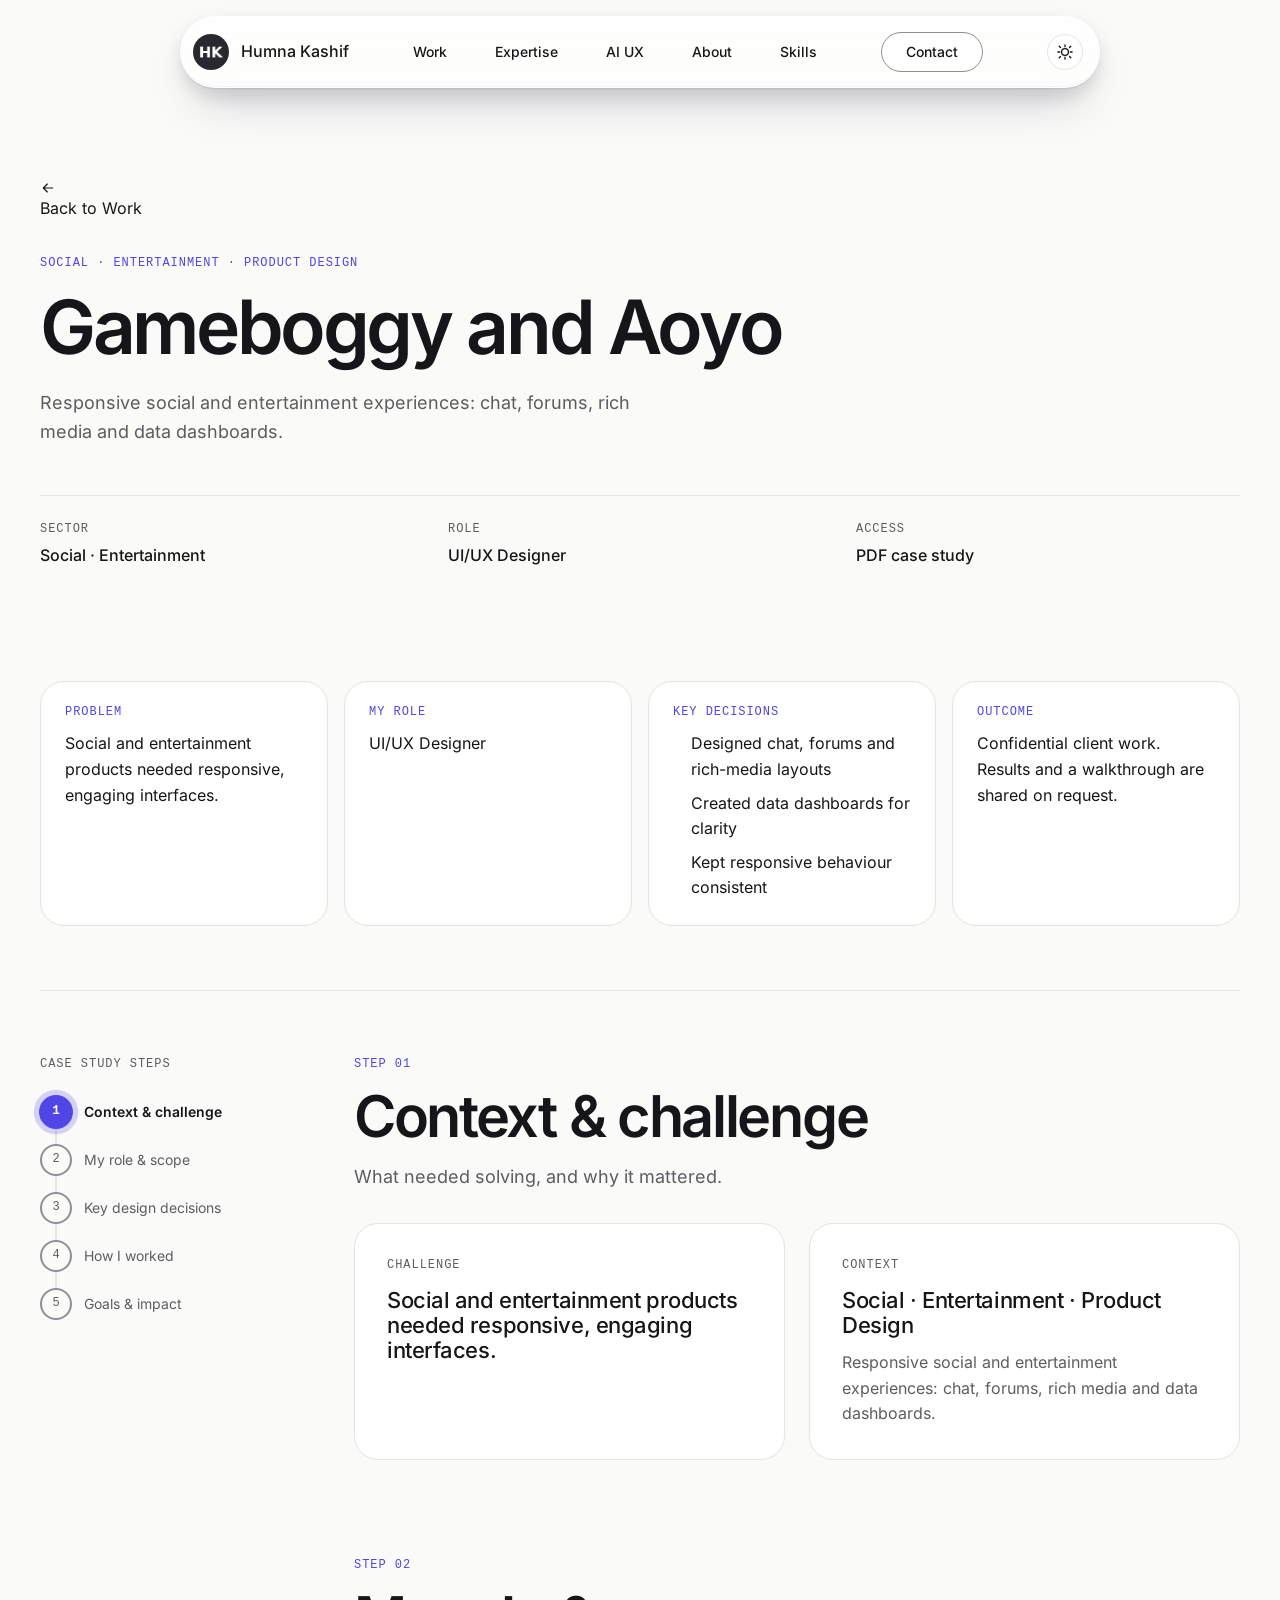
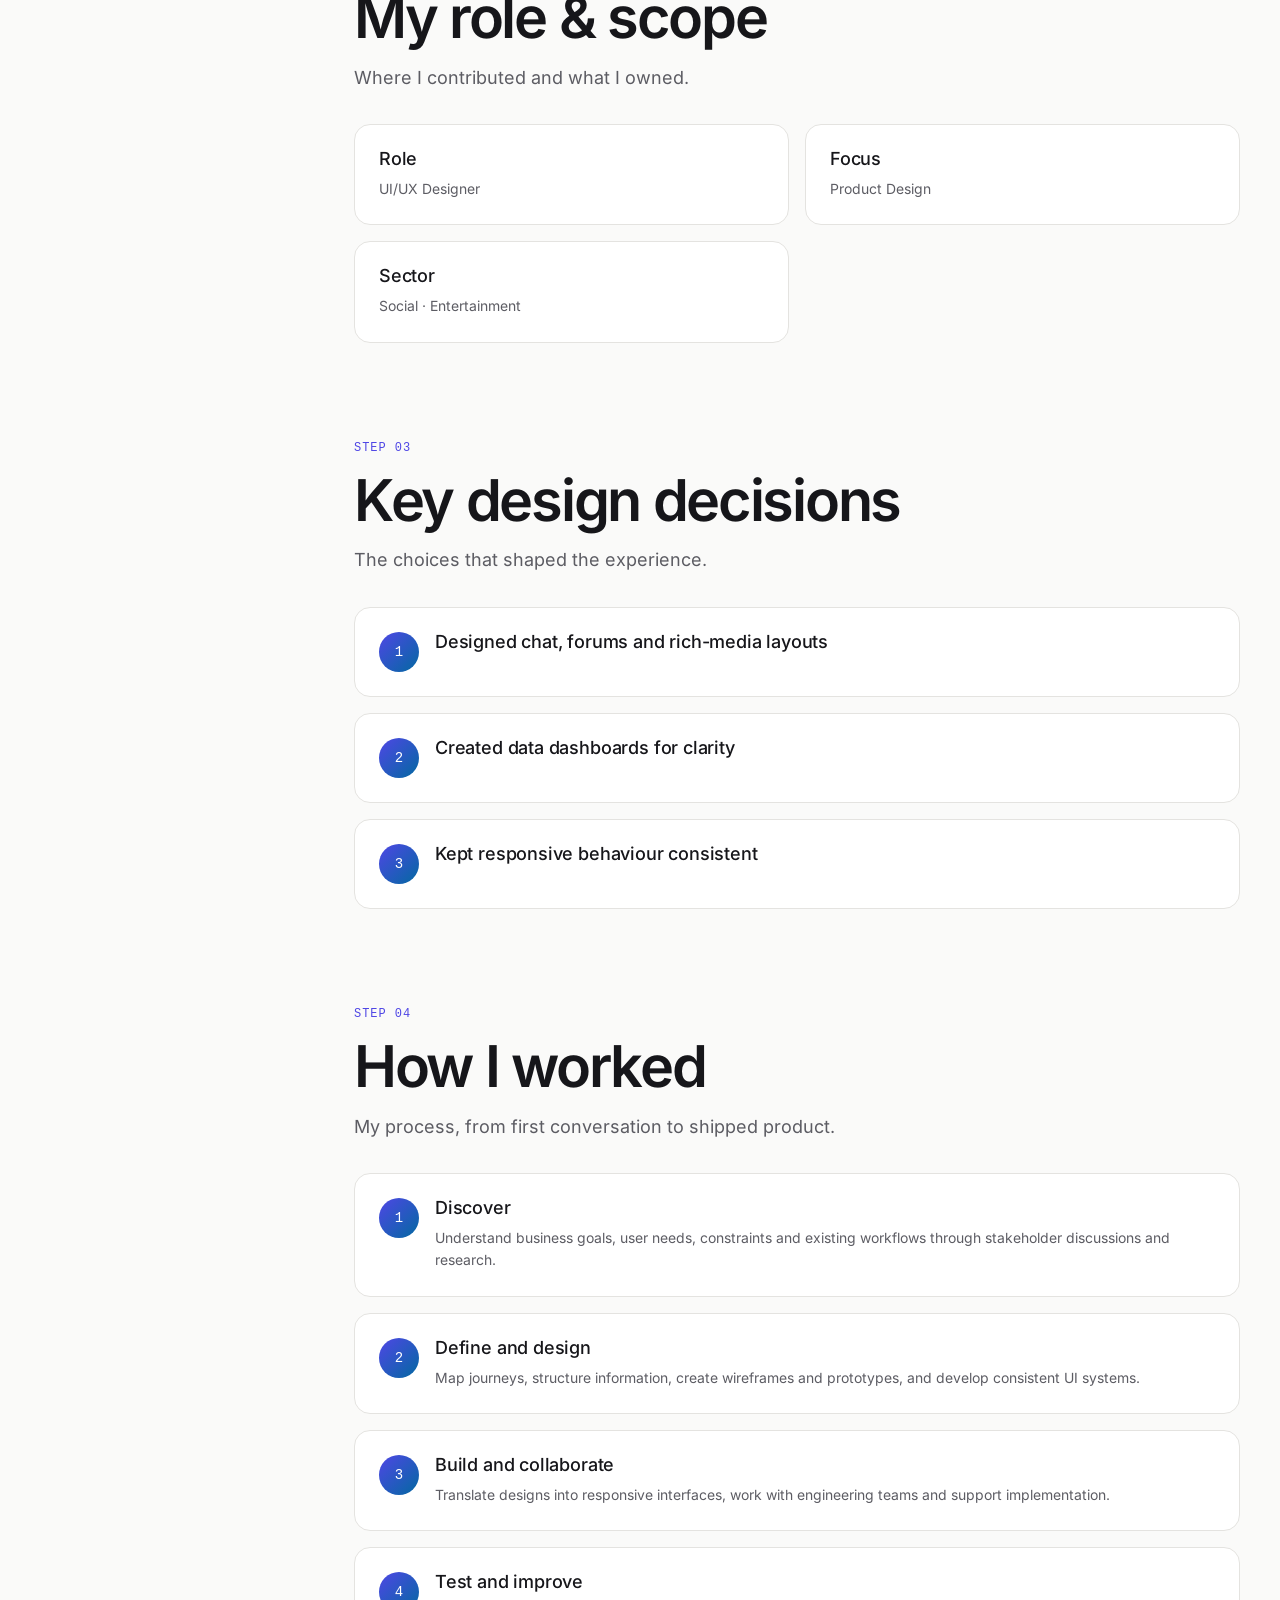
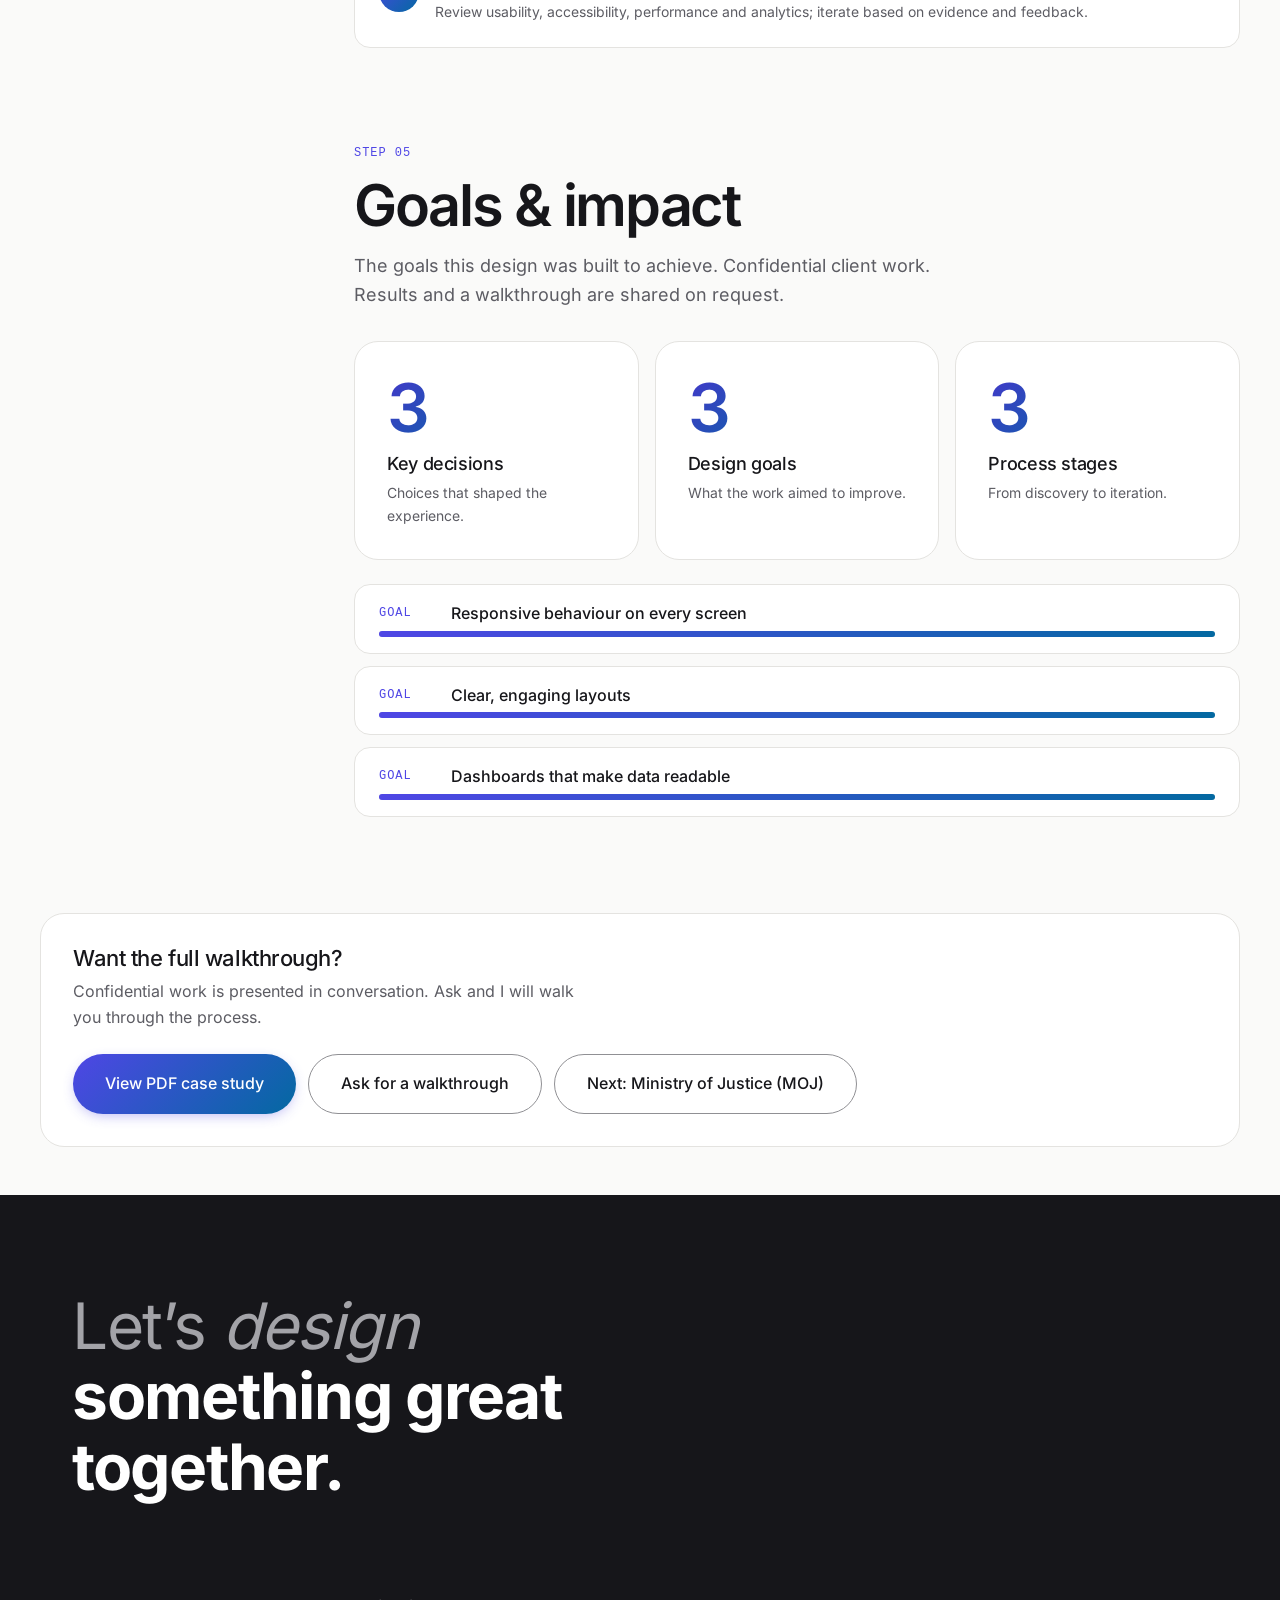
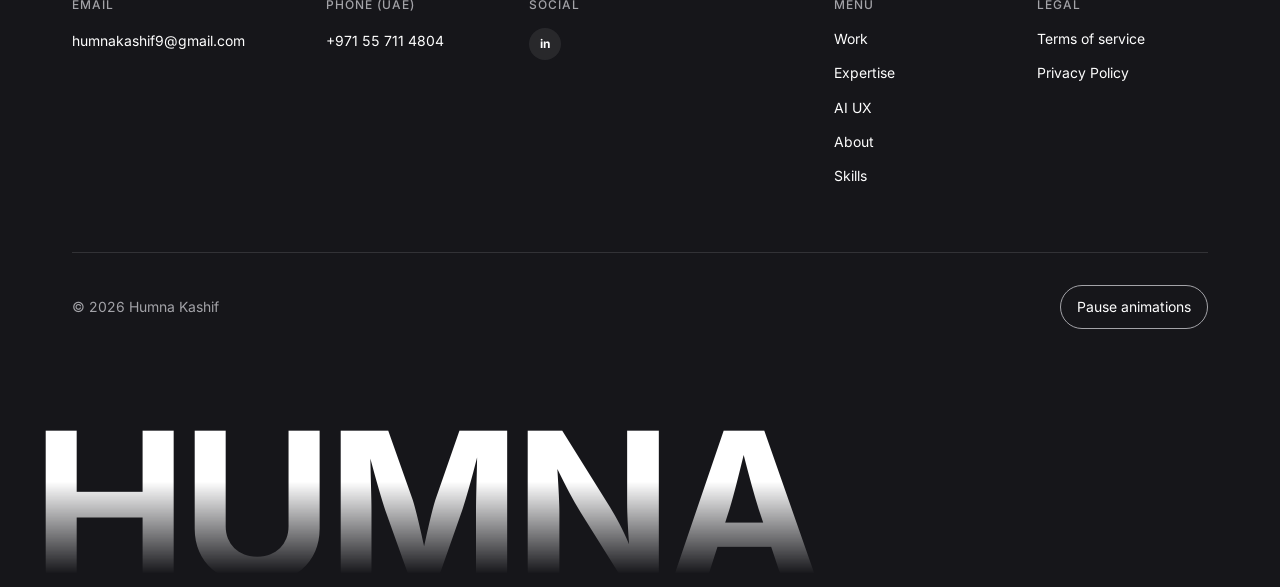
<file: project/gameboggy-aoyo.html>
<!DOCTYPE html>
<html lang="en">
<head>
  <!-- All relative URLs on this page (stylesheets, scripts, the
       content.js-driven image paths, nav anchors) resolve against the
       site root rather than this /project/ subdirectory — lets this
       page reuse the exact same data/content.js image paths as
       index.html without rewriting any of them. -->
  <base href="../" />

  <script>
    (function () {
      try {
        var stored = localStorage.getItem("theme");
        var theme =
          stored || (window.matchMedia("(prefers-color-scheme: dark)").matches ? "dark" : "light");
        document.documentElement.setAttribute("data-theme", theme);
      } catch (e) {
        // localStorage/matchMedia unavailable — fall back silently to
        // the light default already established by :root.
      }
    })();
  </script>

  <meta charset="UTF-8" />
  <meta name="viewport" content="width=device-width, initial-scale=1.0" />
  <title>Gameboggy and Aoyo | Case study | Humna Kashif</title>
  <meta name="description" content="Gameboggy and Aoyo: Responsive social and entertainment experiences: chat, forums, rich media and data dashboards." />

  <link rel="stylesheet" href="css/variables.css" />
  <link rel="stylesheet" href="css/base.css" />
  <link rel="stylesheet" href="css/fonts.css" />
  <link rel="stylesheet" href="css/navigation.css" />
  <link rel="stylesheet" href="css/case-study.css" />
  <link rel="stylesheet" href="css/contact-slider.css" />
  <link rel="stylesheet" href="css/footer.css" />
  <link rel="stylesheet" href="css/animations.css" />
  <link rel="stylesheet" href="css/copilot.css" />
  <link rel="stylesheet" href="css/case-study-modal.css" />
  <link rel="stylesheet" href="css/system.css" />
  <noscript><style>.cs-goalbar::after{transform:scaleX(1)!important}.reveal-on-scroll{opacity:1!important;transform:none!important}</style></noscript>
  <link rel="stylesheet" href="css/responsive.css" />
</head>
<body>
  <a class="skip-link" href="#main-content">Skip to content</a>
  <header class="nav" data-nav>
    <div class="nav__inner">
      <a class="nav__logo" href="index.html" aria-label="Humna Kashif — home">
        <span class="nav__logo-avatar"><img src="assets/images/profile-small.webp" alt="" width="36" height="36" /></span>
        <span>Humna Kashif</span>
      </a>

      <nav class="nav__links" data-nav-links aria-label="Primary">
        <ul>
          <li><a href="index.html#projects">Work</a></li>
          <li><a href="index.html#expertise">Expertise</a></li>
          <li><a href="index.html#ai-experience">AI UX</a></li>
          <li><a href="index.html#about">About</a></li>
          <li><a href="index.html#skills">Skills</a></li>
        </ul>
      </nav>

      <a class="btn btn--secondary nav__contact" href="index.html#contact">Contact</a>

      <button class="theme-toggle" type="button" data-theme-toggle aria-label="Switch to dark mode">
        <svg class="theme-toggle__icon theme-toggle__icon--sun" viewBox="0 0 24 24" fill="none" aria-hidden="true"><circle cx="12" cy="12" r="4.5" stroke="currentColor" stroke-width="1.75" /><path d="M12 2.5V5M12 19V21.5M4.22 4.22L6 6M18 18L19.78 19.78M2.5 12H5M19 12H21.5M4.22 19.78L6 18M18 6L19.78 4.22" stroke="currentColor" stroke-width="1.75" stroke-linecap="round" /></svg>
        <svg class="theme-toggle__icon theme-toggle__icon--moon" viewBox="0 0 24 24" fill="none" aria-hidden="true"><path d="M20.5 14.2A8.5 8.5 0 1 1 9.8 3.5a7 7 0 0 0 10.7 10.7Z" stroke="currentColor" stroke-width="1.75" stroke-linejoin="round" /></svg>
      </button>

      <div class="nav__more" data-nav-more-wrap>
        <button class="nav__more-trigger" type="button" data-nav-more aria-haspopup="true" aria-expanded="false" aria-label="Open navigation menu">
          <span class="nav__more-dot" aria-hidden="true"></span><span class="nav__more-dot" aria-hidden="true"></span><span class="nav__more-dot" aria-hidden="true"></span>
        </button>
        <div class="nav__more-menu" data-nav-more-menu>
          <ul>
            <li><a href="index.html#projects">Work</a></li>
            <li><a href="index.html#expertise">Expertise</a></li>
            <li><a href="index.html#ai-experience">AI UX</a></li>
            <li><a href="index.html#about">About</a></li>
            <li><a href="index.html#skills">Skills</a></li>
          </ul>
          <div class="nav__more-menu-footer"><a class="btn btn--secondary nav__contact" href="index.html#contact">Contact</a></div>
        </div>
      </div>

      <button class="nav__toggle" type="button" data-nav-toggle aria-expanded="false" aria-controls="mobile-menu" aria-label="Open menu"><span class="nav__toggle-bar"></span><span class="nav__toggle-bar"></span></button>
    </div>

    <div id="mobile-menu" class="nav__mobile" data-nav-mobile hidden>
      <ul>
        <li><a href="index.html#projects">Work</a></li>
        <li><a href="index.html#expertise">Expertise</a></li>
        <li><a href="index.html#ai-experience">AI UX</a></li>
        <li><a href="index.html#about">About</a></li>
        <li><a href="index.html#skills">Skills</a></li>
        <li><a href="index.html#contact">Contact</a></li>
      </ul>
    </div>
  </header>
  <main id="main-content">
    <div class="container cs-page" data-project-root>
      <a class="cs-back" href="index.html#projects">
        <svg width="16" height="16" viewBox="0 0 24 24" fill="none" aria-hidden="true"><path d="M19 12H5M11 6l-6 6 6 6" stroke="currentColor" stroke-width="1.75" stroke-linecap="round" stroke-linejoin="round"/></svg>
        Back to Work
      </a>
      <div data-project-body><header class="cs-hero"><p class="cs-hero__kicker">Social · Entertainment · Product Design</p><h1 class="cs-hero__title">Gameboggy and Aoyo</h1><p class="cs-hero__lead">Responsive social and entertainment experiences: chat, forums, rich media and data dashboards.</p><dl class="cs-meta cs-meta--3"><div><dt>Sector</dt><dd>Social · Entertainment</dd></div><div><dt>Role</dt><dd>UI/UX Designer</dd></div><div><dt>Access</dt><dd>PDF case study</dd></div></dl></header><section class="cs-glance" aria-label="Case study at a glance"><article><h2>Problem</h2><p>Social and entertainment products needed responsive, engaging interfaces.</p></article><article><h2>My role</h2><p>UI/UX Designer</p></article><article><h2>Key decisions</h2><ul><li>Designed chat, forums and rich-media layouts</li><li>Created data dashboards for clarity</li><li>Kept responsive behaviour consistent</li></ul></article><article><h2>Outcome</h2><p>Confidential client work. Results and a walkthrough are shared on request.</p></article></section><div class="cs-layout"><nav class="cs-stepper" aria-label="Case study steps" data-stepper=""><p class="cs-stepper__title">Case study steps</p><span class="cs-stepper__rail" aria-hidden="true"><span class="cs-stepper__fill" data-stepper-fill=""></span></span><ol><li><a href="#context" data-step-link="context"><span class="cs-stepper__dot" aria-hidden="true">1</span><span class="cs-stepper__label">Context &amp; challenge</span></a></li><li><a href="#role" data-step-link="role"><span class="cs-stepper__dot" aria-hidden="true">2</span><span class="cs-stepper__label">My role &amp; scope</span></a></li><li><a href="#decisions" data-step-link="decisions"><span class="cs-stepper__dot" aria-hidden="true">3</span><span class="cs-stepper__label">Key design decisions</span></a></li><li><a href="#approach" data-step-link="approach"><span class="cs-stepper__dot" aria-hidden="true">4</span><span class="cs-stepper__label">How I worked</span></a></li><li><a href="#outcomes" data-step-link="outcomes"><span class="cs-stepper__dot" aria-hidden="true">5</span><span class="cs-stepper__label">Goals &amp; impact</span></a></li></ol></nav><div class="cs-steps"><section id="context" class="cs-step" data-step="context" aria-labelledby="context-title"><p class="cs-chapter__num">Step 01</p><h2 id="context-title" class="cs-step__title">Context &amp; challenge</h2><p class="cs-step__lead">What needed solving, and why it mattered.</p><div class="cs-pair"><article class="cs-card reveal-on-scroll"><p class="cs-card__label">Challenge</p><h3>Social and entertainment products needed responsive, engaging interfaces.</h3></article><article class="cs-card reveal-on-scroll"><p class="cs-card__label">Context</p><h3>Social · Entertainment · Product Design</h3><p>Responsive social and entertainment experiences: chat, forums, rich media and data dashboards.</p></article></div></section><section id="role" class="cs-step" data-step="role" aria-labelledby="role-title"><p class="cs-chapter__num">Step 02</p><h2 id="role-title" class="cs-step__title">My role &amp; scope</h2><p class="cs-step__lead">Where I contributed and what I owned.</p><ul class="cs-reqs"><li class="reveal-on-scroll"><h3>Role</h3><p>UI/UX Designer</p></li><li class="reveal-on-scroll"><h3>Focus</h3><p>Product Design</p></li><li class="reveal-on-scroll"><h3>Sector</h3><p>Social · Entertainment</p></li></ul></section><section id="decisions" class="cs-step" data-step="decisions" aria-labelledby="decisions-title"><p class="cs-chapter__num">Step 03</p><h2 id="decisions-title" class="cs-step__title">Key design decisions</h2><p class="cs-step__lead">The choices that shaped the experience.</p><ol class="cs-process"><li class="reveal-on-scroll"><span>1</span><div><h3>Designed chat, forums and rich-media layouts</h3></div></li><li class="reveal-on-scroll"><span>2</span><div><h3>Created data dashboards for clarity</h3></div></li><li class="reveal-on-scroll"><span>3</span><div><h3>Kept responsive behaviour consistent</h3></div></li></ol></section><section id="approach" class="cs-step" data-step="approach" aria-labelledby="approach-title"><p class="cs-chapter__num">Step 04</p><h2 id="approach-title" class="cs-step__title">How I worked</h2><p class="cs-step__lead">My process, from first conversation to shipped product.</p><ol class="cs-process"><li class="reveal-on-scroll"><span>1</span><div><h3>Discover</h3><p>Understand business goals, user needs, constraints and existing workflows through stakeholder discussions and research.</p></div></li><li class="reveal-on-scroll"><span>2</span><div><h3>Define and design</h3><p>Map journeys, structure information, create wireframes and prototypes, and develop consistent UI systems.</p></div></li><li class="reveal-on-scroll"><span>3</span><div><h3>Build and collaborate</h3><p>Translate designs into responsive interfaces, work with engineering teams and support implementation.</p></div></li><li class="reveal-on-scroll"><span>4</span><div><h3>Test and improve</h3><p>Review usability, accessibility, performance and analytics; iterate based on evidence and feedback.</p></div></li></ol></section><section id="outcomes" class="cs-step" data-step="outcomes" aria-labelledby="outcomes-title"><p class="cs-chapter__num">Step 05</p><h2 id="outcomes-title" class="cs-step__title">Goals &amp; impact</h2><p class="cs-step__lead">The goals this design was built to achieve. Confidential client work. Results and a walkthrough are shared on request.</p><div class="cs-goals" aria-label="Design goals"><div class="cs-goal reveal-on-scroll"><p class="cs-goal__num"><span data-count="3">3</span></p><h3>Key decisions</h3><p>Choices that shaped the experience.</p></div><div class="cs-goal reveal-on-scroll"><p class="cs-goal__num"><span data-count="3">3</span></p><h3>Design goals</h3><p>What the work aimed to improve.</p></div><div class="cs-goal reveal-on-scroll"><p class="cs-goal__num"><span data-count="4">4</span></p><h3>Process stages</h3><p>From discovery to iteration.</p></div></div><ul class="cs-goalbars"><li class="reveal-on-scroll"><span>Goal</span><strong>Responsive behaviour on every screen</strong><i class="cs-goalbar" aria-hidden="true"></i></li><li class="reveal-on-scroll"><span>Goal</span><strong>Clear, engaging layouts</strong><i class="cs-goalbar" aria-hidden="true"></i></li><li class="reveal-on-scroll"><span>Goal</span><strong>Dashboards that make data readable</strong><i class="cs-goalbar" aria-hidden="true"></i></li></ul></section></div></div><section class="cs-next reveal-on-scroll"><div><h2>Want the full walkthrough?</h2><p>Confidential work is presented in conversation. Ask and I will walk you through the process.</p></div><div class="cs-next__actions"><a class="btn btn--primary" href="assets/case-studies/gameboggy-aoyo.pdf" data-case-study="assets/case-studies/gameboggy-aoyo.pdf" data-case-study-title="Gameboggy and Aoyo — case study" aria-haspopup="dialog">View PDF case study</a><a class="btn btn--secondary" href="mailto:humnakashif9@gmail.com?subject=Gameboggy%20and%20Aoyo%20case%20study">Ask for a walkthrough</a><a class="btn btn--secondary" href="project/moj.html">Next: Ministry of Justice (MOJ)</a></div></section></div>
    </div>
  </main>
  <footer class="footer">
    <div class="container">
      <p class="footer__statement heading-duo">
        <span class="heading-duo__muted"><span>Let’s</span> <span class="footer__cycling-word" data-footer-cycling-word data-words="design|build|improve">design</span></span>
        <span class="heading-duo__bold">something great together.</span>
      </p>
      <div class="footer__columns" data-footer-columns>
        <div class="footer__column"><h2 class="footer__column-heading">Email</h2><a href="mailto:humnakashif9@gmail.com">humnakashif9@gmail.com</a></div>
        <div class="footer__column"><h2 class="footer__column-heading">Phone (UAE)</h2><a href="tel:+971557114804">+971 55 711 4804</a></div>
        <div class="footer__column"><h2 class="footer__column-heading">Social</h2>
          <ul class="footer__social" data-footer-social><li><a class="footer__social-link" href="https://linkedin.com/in/humna-kashif" target="_blank" rel="noopener" aria-label="LinkedIn"><span aria-hidden="true" style="font-weight:700;font-size:12px;letter-spacing:-.02em">in</span></a></li></ul>
        </div>
        <div class="footer__column"><h2 class="footer__column-heading">Menu</h2><ul><li><a href="index.html#projects">Work</a></li><li><a href="index.html#expertise">Expertise</a></li><li><a href="index.html#ai-experience">AI UX</a></li><li><a href="index.html#about">About</a></li><li><a href="index.html#skills">Skills</a></li></ul></div>
        <div class="footer__column"><h2 class="footer__column-heading">Legal</h2><ul><li><a href="terms.html">Terms of service</a></li><li><a href="privacy-policy.html">Privacy Policy</a></li></ul></div>
      </div>
      <div class="footer__bottom">
        <p class="footer__copyright">© 2026 Humna Kashif</p>
        <button class="motion-toggle" type="button" data-motion-toggle aria-pressed="false">Pause animations</button>
      </div>
    </div>
    <p class="footer__wordmark" aria-hidden="true">HUMNA</p>
  </footer>
  <script src="data/content.js"></script>
  <script src="js/a11y-utils.js" defer></script>
  <script src="js/theme.js" defer></script>
  <script src="js/navigation.js" defer></script>
  <script src="js/contact-slider.js" defer></script>
  <script src="js/case-study-modal.js" defer></script>
  <script src="js/case-study.js" defer></script>
  <script src="js/animations.js" defer></script>
  <script src="js/copilot.js" defer></script>
  <script src="js/motion.js" defer></script>
  <script src="js/main.js" defer></script>
</body>
</html>
</file>
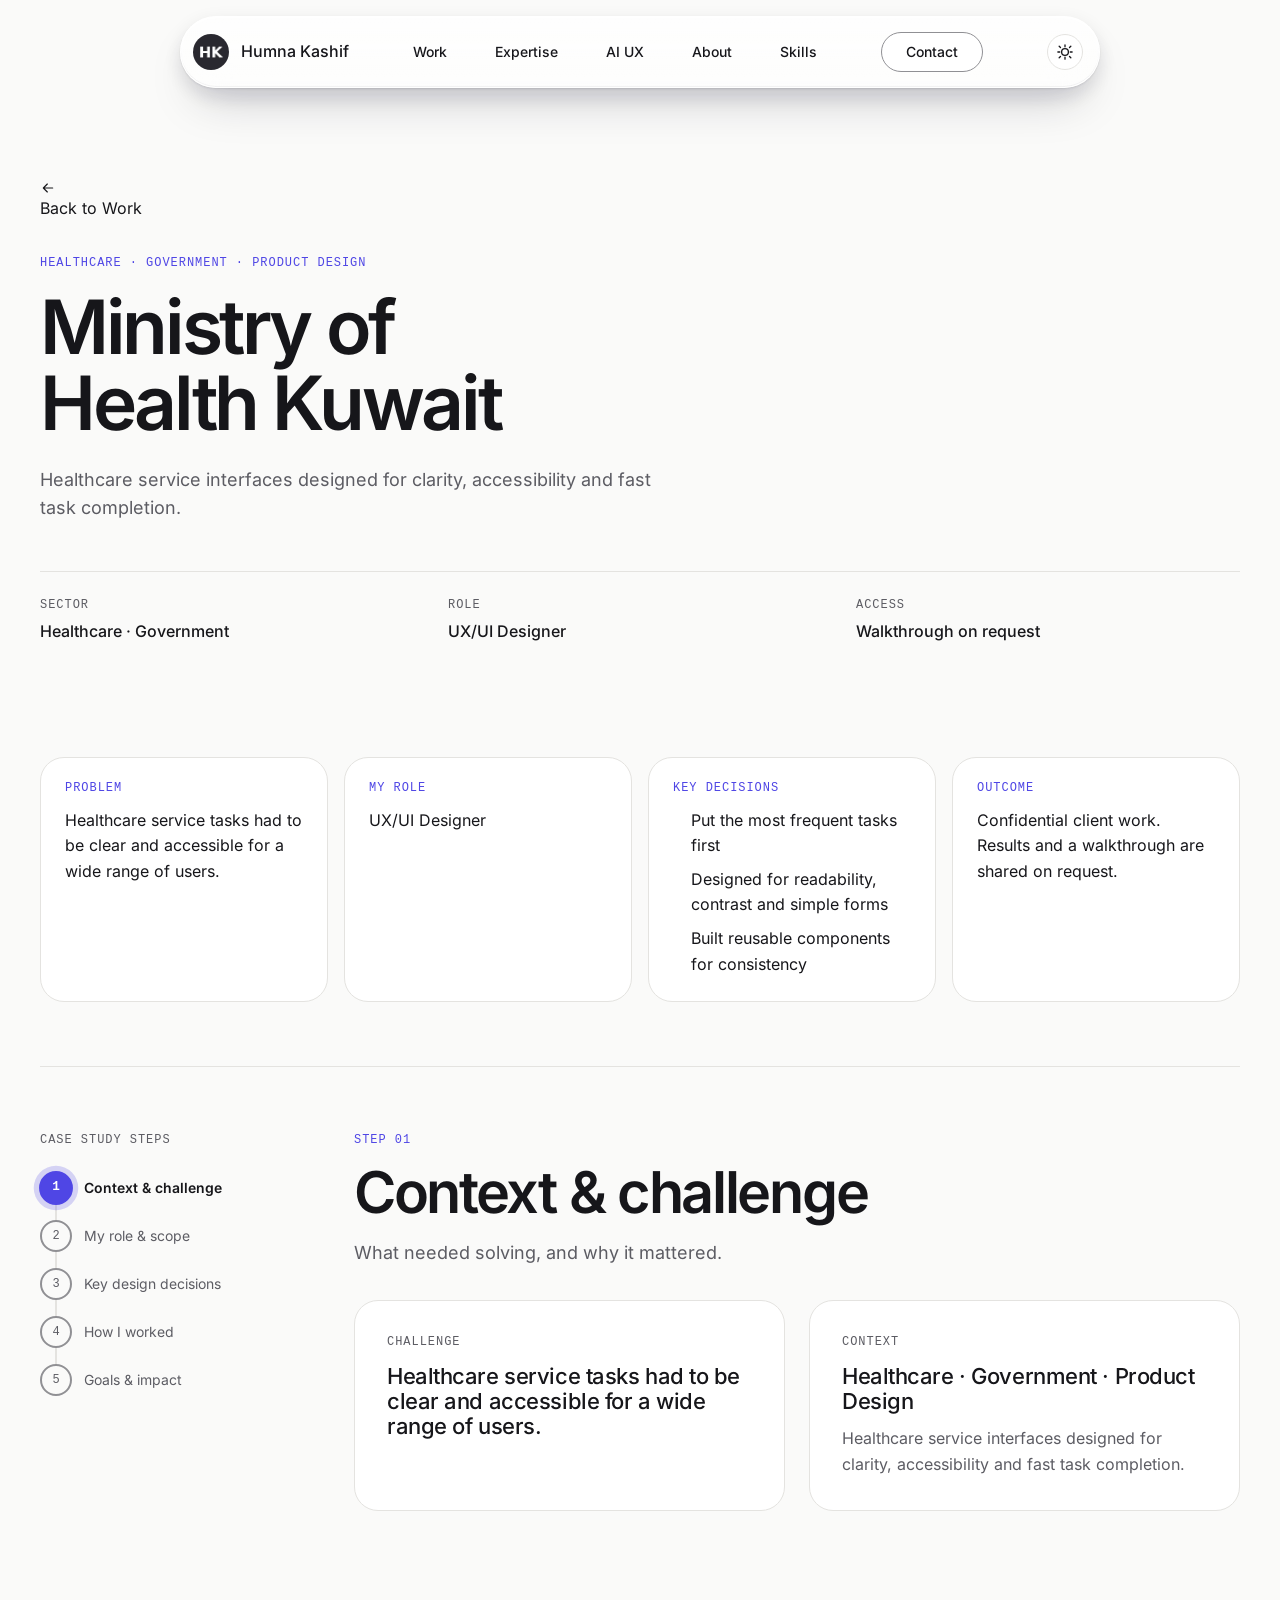
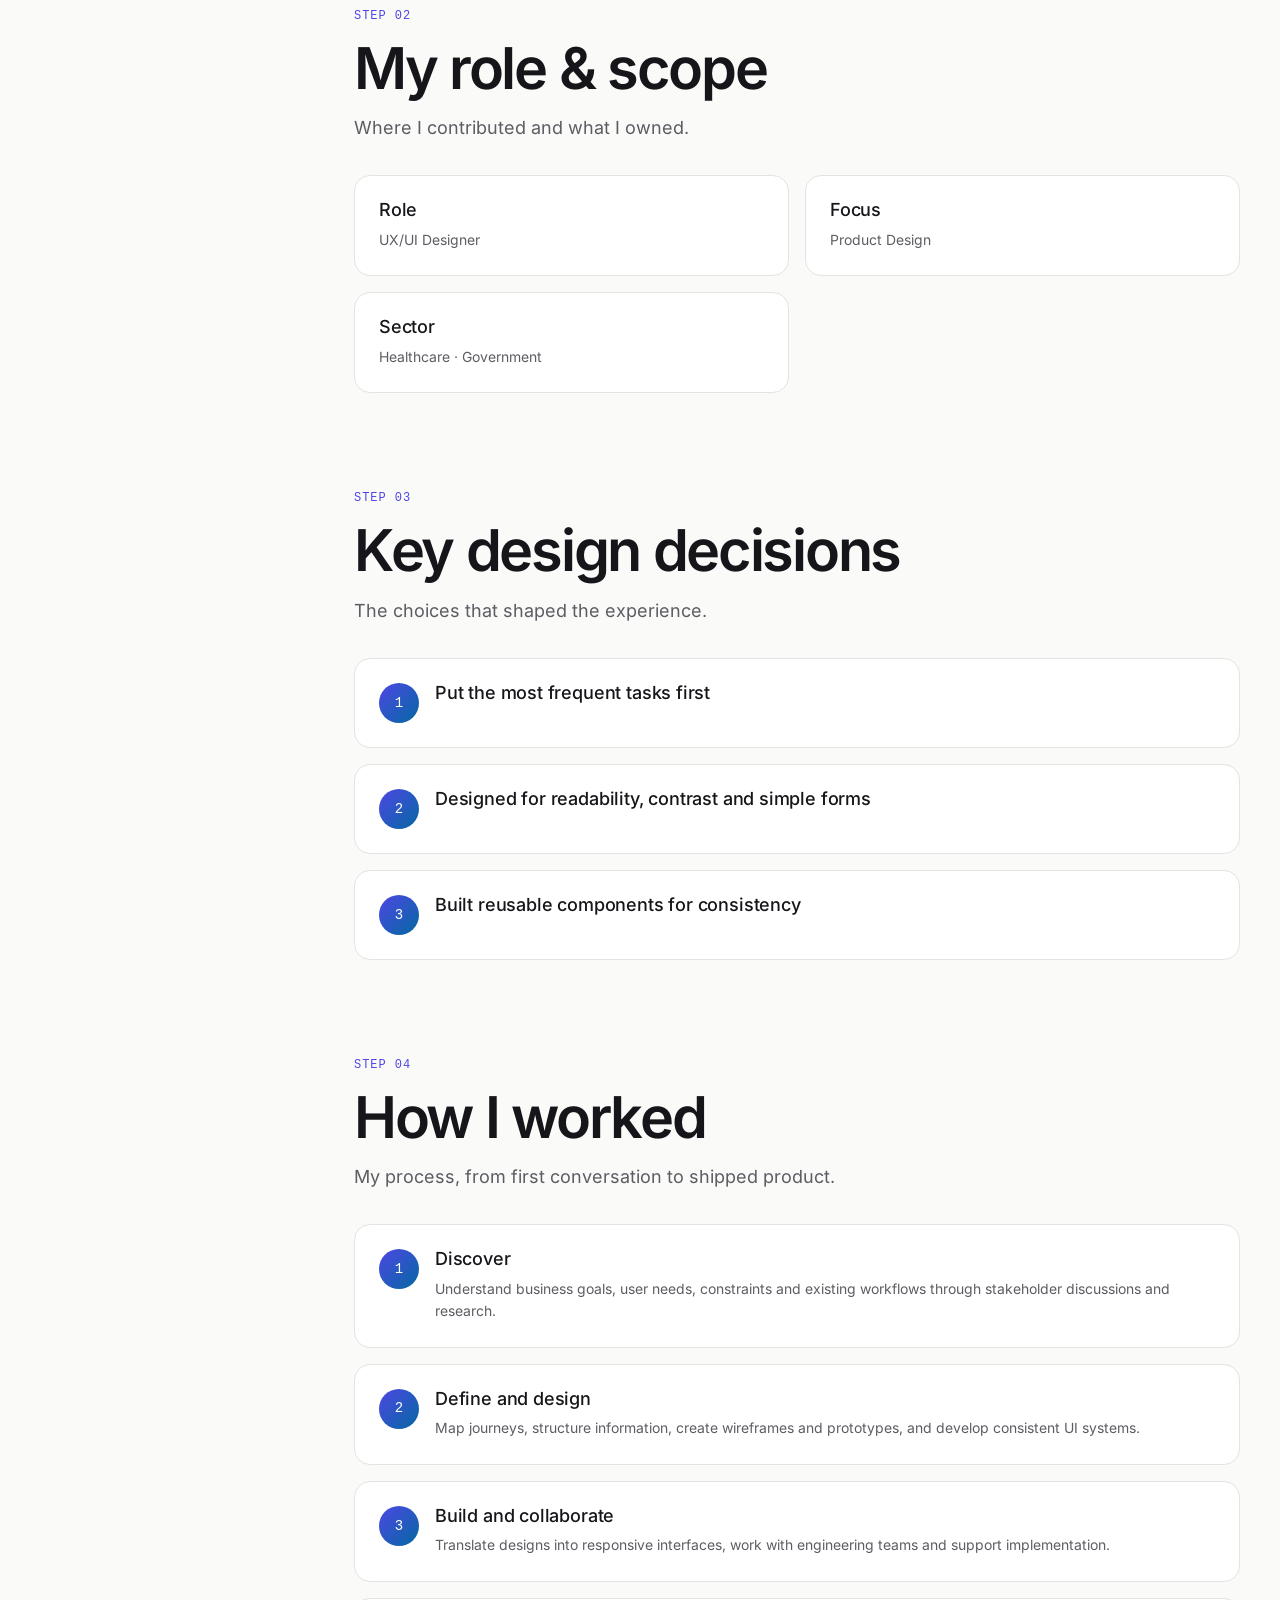
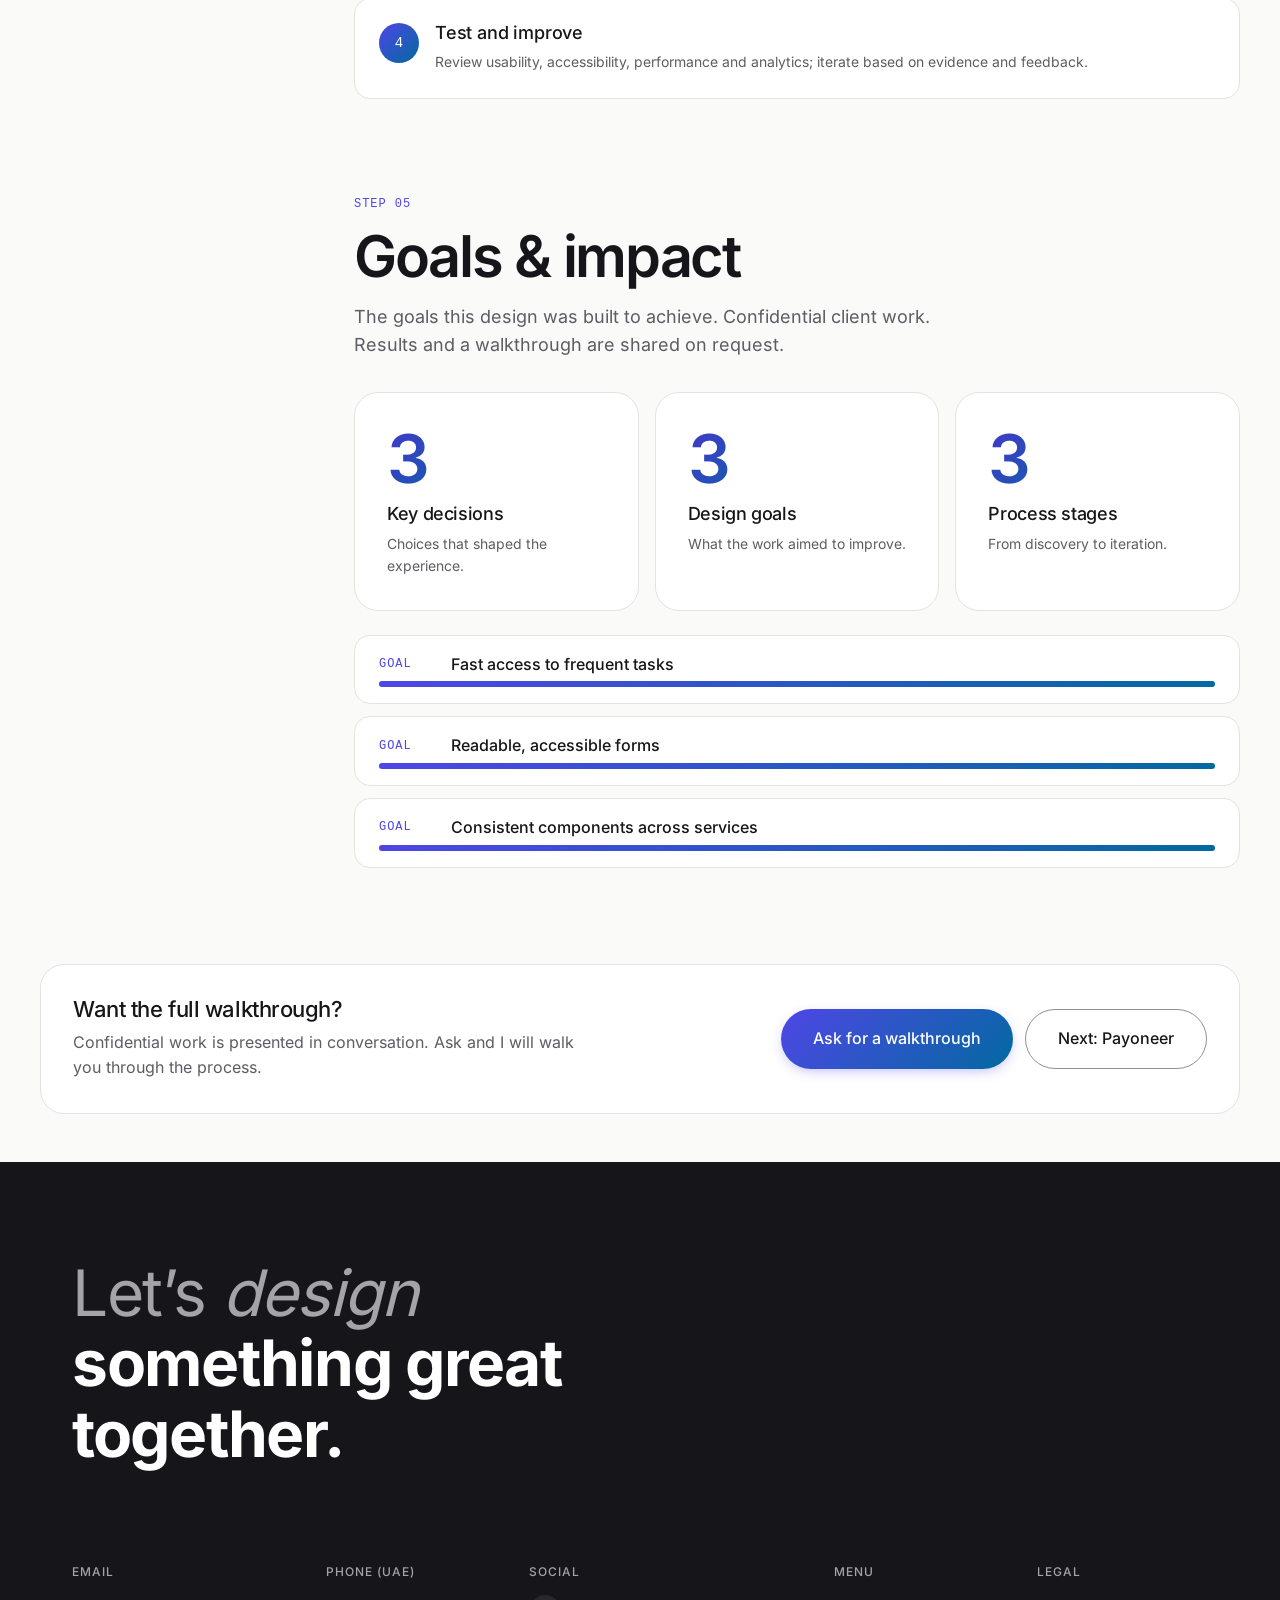
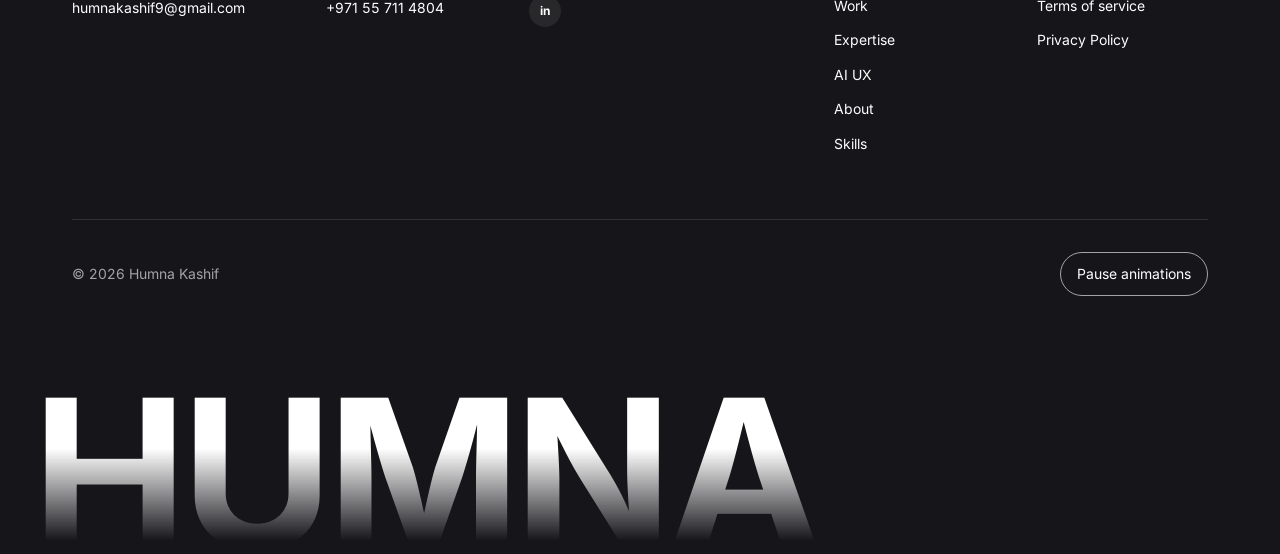
<file: project/moh-kuwait.html>
<!DOCTYPE html>
<html lang="en">
<head>
  <!-- All relative URLs on this page (stylesheets, scripts, the
       content.js-driven image paths, nav anchors) resolve against the
       site root rather than this /project/ subdirectory — lets this
       page reuse the exact same data/content.js image paths as
       index.html without rewriting any of them. -->
  <base href="../" />

  <script>
    (function () {
      try {
        var stored = localStorage.getItem("theme");
        var theme =
          stored || (window.matchMedia("(prefers-color-scheme: dark)").matches ? "dark" : "light");
        document.documentElement.setAttribute("data-theme", theme);
      } catch (e) {
        // localStorage/matchMedia unavailable — fall back silently to
        // the light default already established by :root.
      }
    })();
  </script>

  <meta charset="UTF-8" />
  <meta name="viewport" content="width=device-width, initial-scale=1.0" />
  <title>Ministry of Health Kuwait | Case study | Humna Kashif</title>
  <meta name="description" content="Ministry of Health Kuwait: Healthcare service interfaces designed for clarity, accessibility and fast task completion." />

  <link rel="stylesheet" href="css/variables.css" />
  <link rel="stylesheet" href="css/base.css" />
  <link rel="stylesheet" href="css/fonts.css" />
  <link rel="stylesheet" href="css/navigation.css" />
  <link rel="stylesheet" href="css/case-study.css" />
  <link rel="stylesheet" href="css/contact-slider.css" />
  <link rel="stylesheet" href="css/footer.css" />
  <link rel="stylesheet" href="css/animations.css" />
  <link rel="stylesheet" href="css/copilot.css" />
  <link rel="stylesheet" href="css/case-study-modal.css" />
  <link rel="stylesheet" href="css/system.css" />
  <noscript><style>.cs-goalbar::after{transform:scaleX(1)!important}.reveal-on-scroll{opacity:1!important;transform:none!important}</style></noscript>
  <link rel="stylesheet" href="css/responsive.css" />
</head>
<body>
  <a class="skip-link" href="#main-content">Skip to content</a>
  <header class="nav" data-nav>
    <div class="nav__inner">
      <a class="nav__logo" href="index.html" aria-label="Humna Kashif — home">
        <span class="nav__logo-avatar"><img src="assets/images/profile-small.webp" alt="" width="36" height="36" /></span>
        <span>Humna Kashif</span>
      </a>

      <nav class="nav__links" data-nav-links aria-label="Primary">
        <ul>
          <li><a href="index.html#projects">Work</a></li>
          <li><a href="index.html#expertise">Expertise</a></li>
          <li><a href="index.html#ai-experience">AI UX</a></li>
          <li><a href="index.html#about">About</a></li>
          <li><a href="index.html#skills">Skills</a></li>
        </ul>
      </nav>

      <a class="btn btn--secondary nav__contact" href="index.html#contact">Contact</a>

      <button class="theme-toggle" type="button" data-theme-toggle aria-label="Switch to dark mode">
        <svg class="theme-toggle__icon theme-toggle__icon--sun" viewBox="0 0 24 24" fill="none" aria-hidden="true"><circle cx="12" cy="12" r="4.5" stroke="currentColor" stroke-width="1.75" /><path d="M12 2.5V5M12 19V21.5M4.22 4.22L6 6M18 18L19.78 19.78M2.5 12H5M19 12H21.5M4.22 19.78L6 18M18 6L19.78 4.22" stroke="currentColor" stroke-width="1.75" stroke-linecap="round" /></svg>
        <svg class="theme-toggle__icon theme-toggle__icon--moon" viewBox="0 0 24 24" fill="none" aria-hidden="true"><path d="M20.5 14.2A8.5 8.5 0 1 1 9.8 3.5a7 7 0 0 0 10.7 10.7Z" stroke="currentColor" stroke-width="1.75" stroke-linejoin="round" /></svg>
      </button>

      <div class="nav__more" data-nav-more-wrap>
        <button class="nav__more-trigger" type="button" data-nav-more aria-haspopup="true" aria-expanded="false" aria-label="Open navigation menu">
          <span class="nav__more-dot" aria-hidden="true"></span><span class="nav__more-dot" aria-hidden="true"></span><span class="nav__more-dot" aria-hidden="true"></span>
        </button>
        <div class="nav__more-menu" data-nav-more-menu>
          <ul>
            <li><a href="index.html#projects">Work</a></li>
            <li><a href="index.html#expertise">Expertise</a></li>
            <li><a href="index.html#ai-experience">AI UX</a></li>
            <li><a href="index.html#about">About</a></li>
            <li><a href="index.html#skills">Skills</a></li>
          </ul>
          <div class="nav__more-menu-footer"><a class="btn btn--secondary nav__contact" href="index.html#contact">Contact</a></div>
        </div>
      </div>

      <button class="nav__toggle" type="button" data-nav-toggle aria-expanded="false" aria-controls="mobile-menu" aria-label="Open menu"><span class="nav__toggle-bar"></span><span class="nav__toggle-bar"></span></button>
    </div>

    <div id="mobile-menu" class="nav__mobile" data-nav-mobile hidden>
      <ul>
        <li><a href="index.html#projects">Work</a></li>
        <li><a href="index.html#expertise">Expertise</a></li>
        <li><a href="index.html#ai-experience">AI UX</a></li>
        <li><a href="index.html#about">About</a></li>
        <li><a href="index.html#skills">Skills</a></li>
        <li><a href="index.html#contact">Contact</a></li>
      </ul>
    </div>
  </header>
  <main id="main-content">
    <div class="container cs-page" data-project-root>
      <a class="cs-back" href="index.html#projects">
        <svg width="16" height="16" viewBox="0 0 24 24" fill="none" aria-hidden="true"><path d="M19 12H5M11 6l-6 6 6 6" stroke="currentColor" stroke-width="1.75" stroke-linecap="round" stroke-linejoin="round"/></svg>
        Back to Work
      </a>
      <div data-project-body><header class="cs-hero"><p class="cs-hero__kicker">Healthcare · Government · Product Design</p><h1 class="cs-hero__title">Ministry of Health Kuwait</h1><p class="cs-hero__lead">Healthcare service interfaces designed for clarity, accessibility and fast task completion.</p><dl class="cs-meta cs-meta--3"><div><dt>Sector</dt><dd>Healthcare · Government</dd></div><div><dt>Role</dt><dd>UX/UI Designer</dd></div><div><dt>Access</dt><dd>Walkthrough on request</dd></div></dl></header><section class="cs-glance" aria-label="Case study at a glance"><article><h2>Problem</h2><p>Healthcare service tasks had to be clear and accessible for a wide range of users.</p></article><article><h2>My role</h2><p>UX/UI Designer</p></article><article><h2>Key decisions</h2><ul><li>Put the most frequent tasks first</li><li>Designed for readability, contrast and simple forms</li><li>Built reusable components for consistency</li></ul></article><article><h2>Outcome</h2><p>Confidential client work. Results and a walkthrough are shared on request.</p></article></section><div class="cs-layout"><nav class="cs-stepper" aria-label="Case study steps" data-stepper=""><p class="cs-stepper__title">Case study steps</p><span class="cs-stepper__rail" aria-hidden="true"><span class="cs-stepper__fill" data-stepper-fill=""></span></span><ol><li><a href="#context" data-step-link="context"><span class="cs-stepper__dot" aria-hidden="true">1</span><span class="cs-stepper__label">Context &amp; challenge</span></a></li><li><a href="#role" data-step-link="role"><span class="cs-stepper__dot" aria-hidden="true">2</span><span class="cs-stepper__label">My role &amp; scope</span></a></li><li><a href="#decisions" data-step-link="decisions"><span class="cs-stepper__dot" aria-hidden="true">3</span><span class="cs-stepper__label">Key design decisions</span></a></li><li><a href="#approach" data-step-link="approach"><span class="cs-stepper__dot" aria-hidden="true">4</span><span class="cs-stepper__label">How I worked</span></a></li><li><a href="#outcomes" data-step-link="outcomes"><span class="cs-stepper__dot" aria-hidden="true">5</span><span class="cs-stepper__label">Goals &amp; impact</span></a></li></ol></nav><div class="cs-steps"><section id="context" class="cs-step" data-step="context" aria-labelledby="context-title"><p class="cs-chapter__num">Step 01</p><h2 id="context-title" class="cs-step__title">Context &amp; challenge</h2><p class="cs-step__lead">What needed solving, and why it mattered.</p><div class="cs-pair"><article class="cs-card reveal-on-scroll"><p class="cs-card__label">Challenge</p><h3>Healthcare service tasks had to be clear and accessible for a wide range of users.</h3></article><article class="cs-card reveal-on-scroll"><p class="cs-card__label">Context</p><h3>Healthcare · Government · Product Design</h3><p>Healthcare service interfaces designed for clarity, accessibility and fast task completion.</p></article></div></section><section id="role" class="cs-step" data-step="role" aria-labelledby="role-title"><p class="cs-chapter__num">Step 02</p><h2 id="role-title" class="cs-step__title">My role &amp; scope</h2><p class="cs-step__lead">Where I contributed and what I owned.</p><ul class="cs-reqs"><li class="reveal-on-scroll"><h3>Role</h3><p>UX/UI Designer</p></li><li class="reveal-on-scroll"><h3>Focus</h3><p>Product Design</p></li><li class="reveal-on-scroll"><h3>Sector</h3><p>Healthcare · Government</p></li></ul></section><section id="decisions" class="cs-step" data-step="decisions" aria-labelledby="decisions-title"><p class="cs-chapter__num">Step 03</p><h2 id="decisions-title" class="cs-step__title">Key design decisions</h2><p class="cs-step__lead">The choices that shaped the experience.</p><ol class="cs-process"><li class="reveal-on-scroll"><span>1</span><div><h3>Put the most frequent tasks first</h3></div></li><li class="reveal-on-scroll"><span>2</span><div><h3>Designed for readability, contrast and simple forms</h3></div></li><li class="reveal-on-scroll"><span>3</span><div><h3>Built reusable components for consistency</h3></div></li></ol></section><section id="approach" class="cs-step" data-step="approach" aria-labelledby="approach-title"><p class="cs-chapter__num">Step 04</p><h2 id="approach-title" class="cs-step__title">How I worked</h2><p class="cs-step__lead">My process, from first conversation to shipped product.</p><ol class="cs-process"><li class="reveal-on-scroll"><span>1</span><div><h3>Discover</h3><p>Understand business goals, user needs, constraints and existing workflows through stakeholder discussions and research.</p></div></li><li class="reveal-on-scroll"><span>2</span><div><h3>Define and design</h3><p>Map journeys, structure information, create wireframes and prototypes, and develop consistent UI systems.</p></div></li><li class="reveal-on-scroll"><span>3</span><div><h3>Build and collaborate</h3><p>Translate designs into responsive interfaces, work with engineering teams and support implementation.</p></div></li><li class="reveal-on-scroll"><span>4</span><div><h3>Test and improve</h3><p>Review usability, accessibility, performance and analytics; iterate based on evidence and feedback.</p></div></li></ol></section><section id="outcomes" class="cs-step" data-step="outcomes" aria-labelledby="outcomes-title"><p class="cs-chapter__num">Step 05</p><h2 id="outcomes-title" class="cs-step__title">Goals &amp; impact</h2><p class="cs-step__lead">The goals this design was built to achieve. Confidential client work. Results and a walkthrough are shared on request.</p><div class="cs-goals" aria-label="Design goals"><div class="cs-goal reveal-on-scroll"><p class="cs-goal__num"><span data-count="3">3</span></p><h3>Key decisions</h3><p>Choices that shaped the experience.</p></div><div class="cs-goal reveal-on-scroll"><p class="cs-goal__num"><span data-count="3">3</span></p><h3>Design goals</h3><p>What the work aimed to improve.</p></div><div class="cs-goal reveal-on-scroll"><p class="cs-goal__num"><span data-count="4">4</span></p><h3>Process stages</h3><p>From discovery to iteration.</p></div></div><ul class="cs-goalbars"><li class="reveal-on-scroll"><span>Goal</span><strong>Fast access to frequent tasks</strong><i class="cs-goalbar" aria-hidden="true"></i></li><li class="reveal-on-scroll"><span>Goal</span><strong>Readable, accessible forms</strong><i class="cs-goalbar" aria-hidden="true"></i></li><li class="reveal-on-scroll"><span>Goal</span><strong>Consistent components across services</strong><i class="cs-goalbar" aria-hidden="true"></i></li></ul></section></div></div><section class="cs-next reveal-on-scroll"><div><h2>Want the full walkthrough?</h2><p>Confidential work is presented in conversation. Ask and I will walk you through the process.</p></div><div class="cs-next__actions"><a class="btn btn--primary" href="mailto:humnakashif9@gmail.com?subject=Ministry%20of%20Health%20Kuwait%20case%20study">Ask for a walkthrough</a><a class="btn btn--secondary" href="project/payoneer.html">Next: Payoneer</a></div></section></div>
    </div>
  </main>
  <footer class="footer">
    <div class="container">
      <p class="footer__statement heading-duo">
        <span class="heading-duo__muted"><span>Let’s</span> <span class="footer__cycling-word" data-footer-cycling-word data-words="design|build|improve">design</span></span>
        <span class="heading-duo__bold">something great together.</span>
      </p>
      <div class="footer__columns" data-footer-columns>
        <div class="footer__column"><h2 class="footer__column-heading">Email</h2><a href="mailto:humnakashif9@gmail.com">humnakashif9@gmail.com</a></div>
        <div class="footer__column"><h2 class="footer__column-heading">Phone (UAE)</h2><a href="tel:+971557114804">+971 55 711 4804</a></div>
        <div class="footer__column"><h2 class="footer__column-heading">Social</h2>
          <ul class="footer__social" data-footer-social><li><a class="footer__social-link" href="https://linkedin.com/in/humna-kashif" target="_blank" rel="noopener" aria-label="LinkedIn"><span aria-hidden="true" style="font-weight:700;font-size:12px;letter-spacing:-.02em">in</span></a></li></ul>
        </div>
        <div class="footer__column"><h2 class="footer__column-heading">Menu</h2><ul><li><a href="index.html#projects">Work</a></li><li><a href="index.html#expertise">Expertise</a></li><li><a href="index.html#ai-experience">AI UX</a></li><li><a href="index.html#about">About</a></li><li><a href="index.html#skills">Skills</a></li></ul></div>
        <div class="footer__column"><h2 class="footer__column-heading">Legal</h2><ul><li><a href="terms.html">Terms of service</a></li><li><a href="privacy-policy.html">Privacy Policy</a></li></ul></div>
      </div>
      <div class="footer__bottom">
        <p class="footer__copyright">© 2026 Humna Kashif</p>
        <button class="motion-toggle" type="button" data-motion-toggle aria-pressed="false">Pause animations</button>
      </div>
    </div>
    <p class="footer__wordmark" aria-hidden="true">HUMNA</p>
  </footer>
  <script src="data/content.js"></script>
  <script src="js/a11y-utils.js" defer></script>
  <script src="js/theme.js" defer></script>
  <script src="js/navigation.js" defer></script>
  <script src="js/contact-slider.js" defer></script>
  <script src="js/case-study-modal.js" defer></script>
  <script src="js/case-study.js" defer></script>
  <script src="js/animations.js" defer></script>
  <script src="js/copilot.js" defer></script>
  <script src="js/motion.js" defer></script>
  <script src="js/main.js" defer></script>
</body>
</html>
</file>
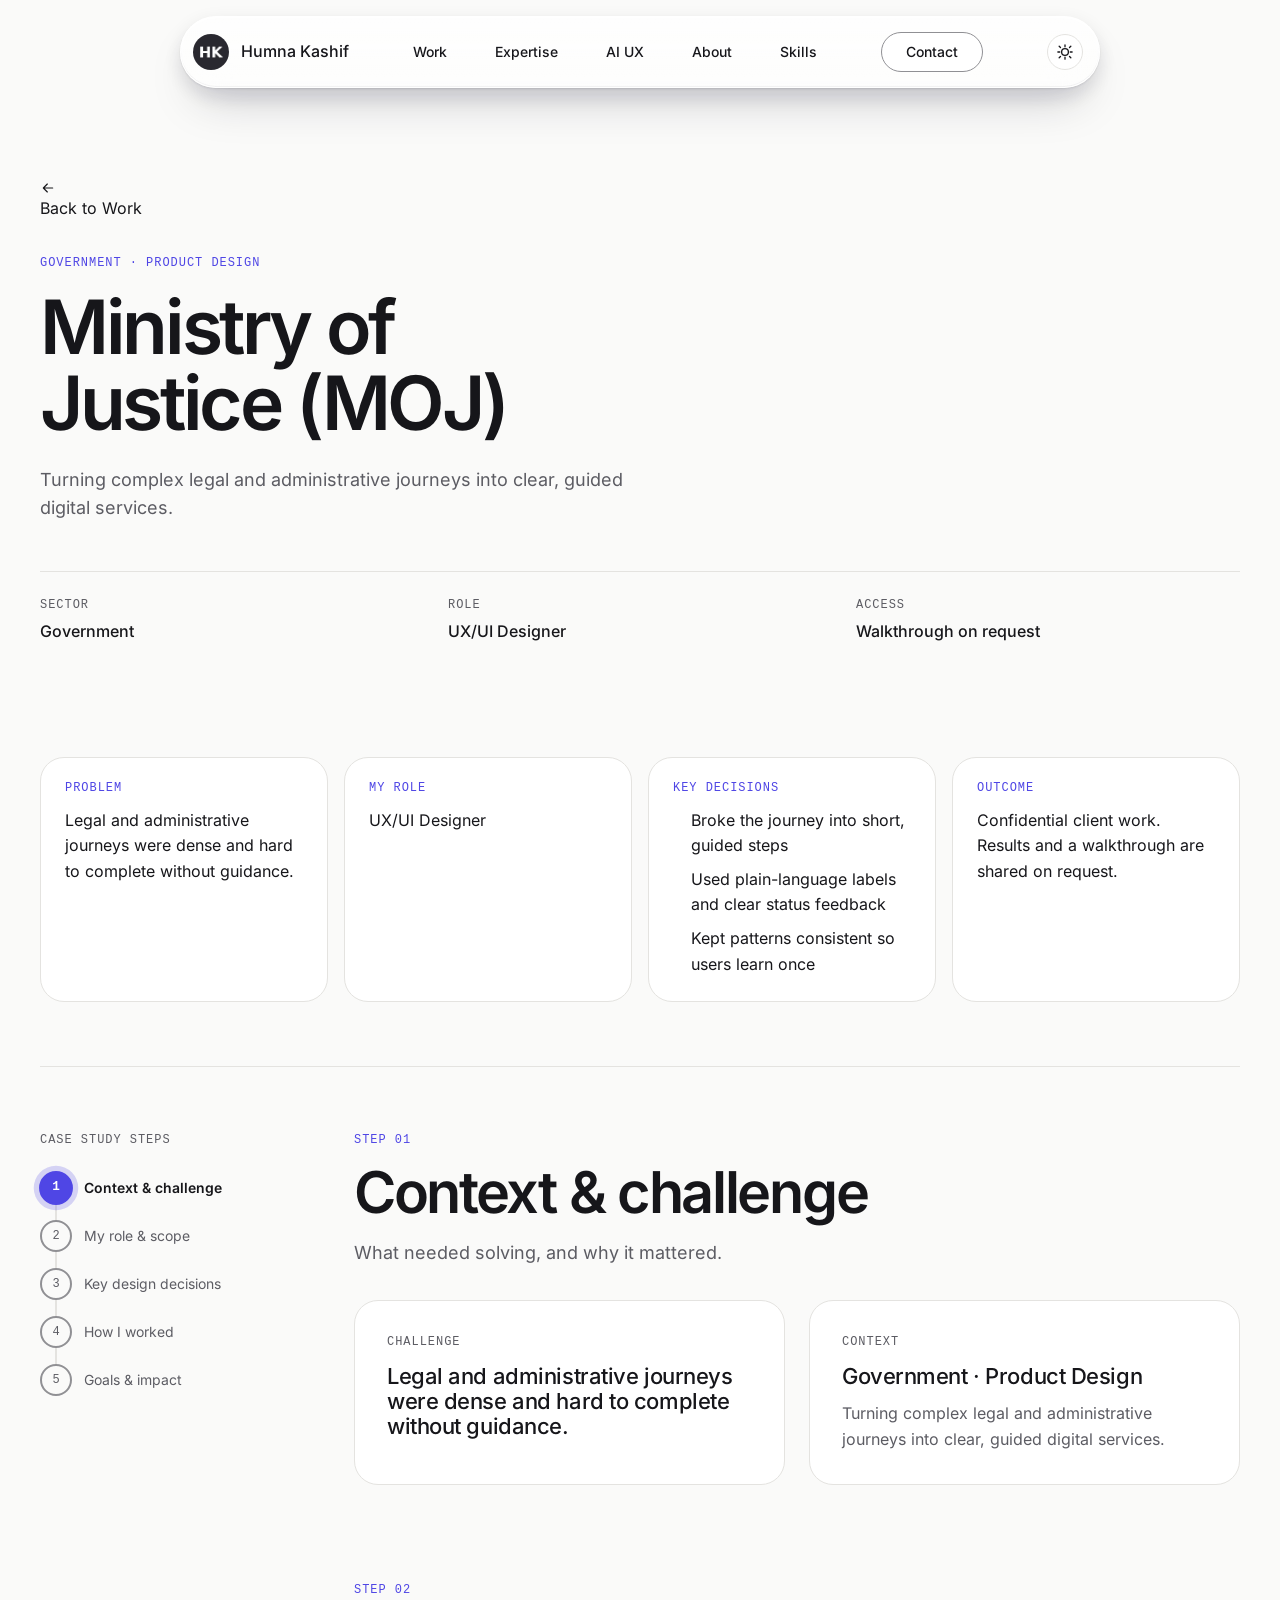
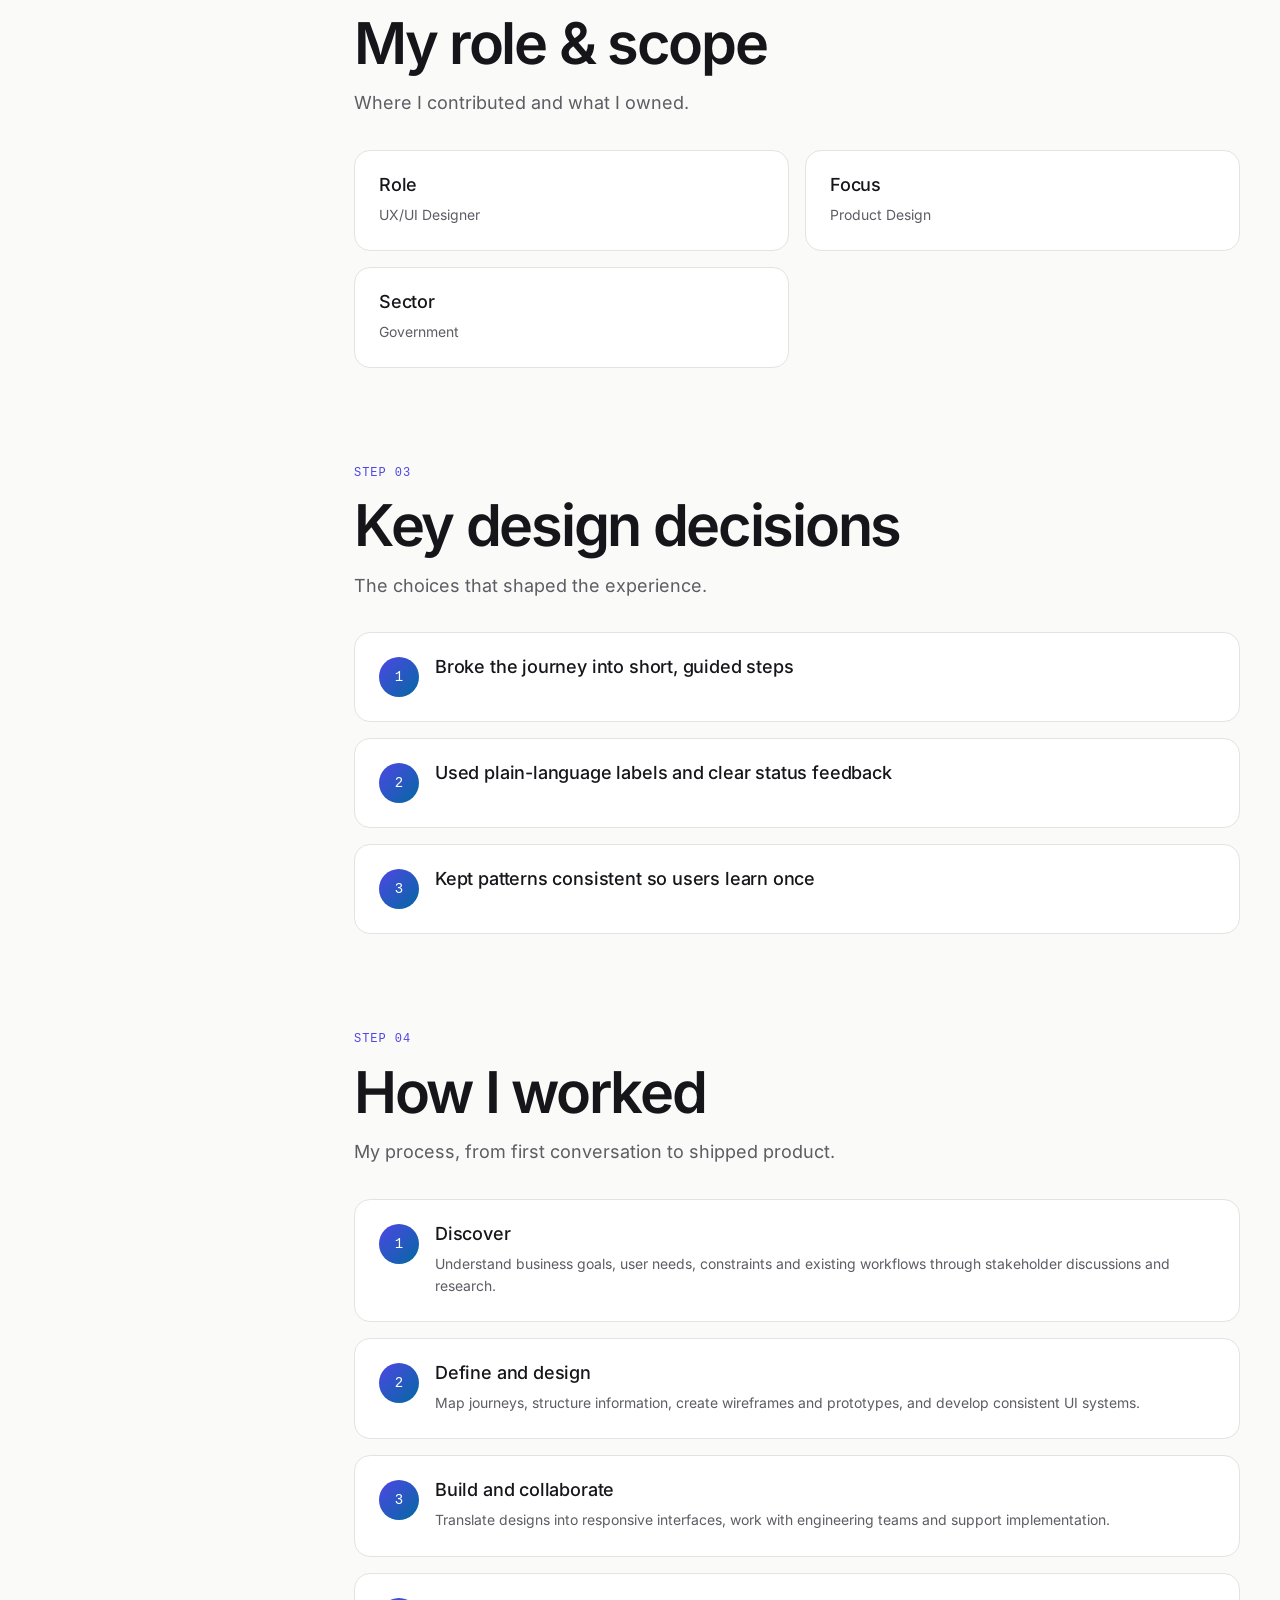
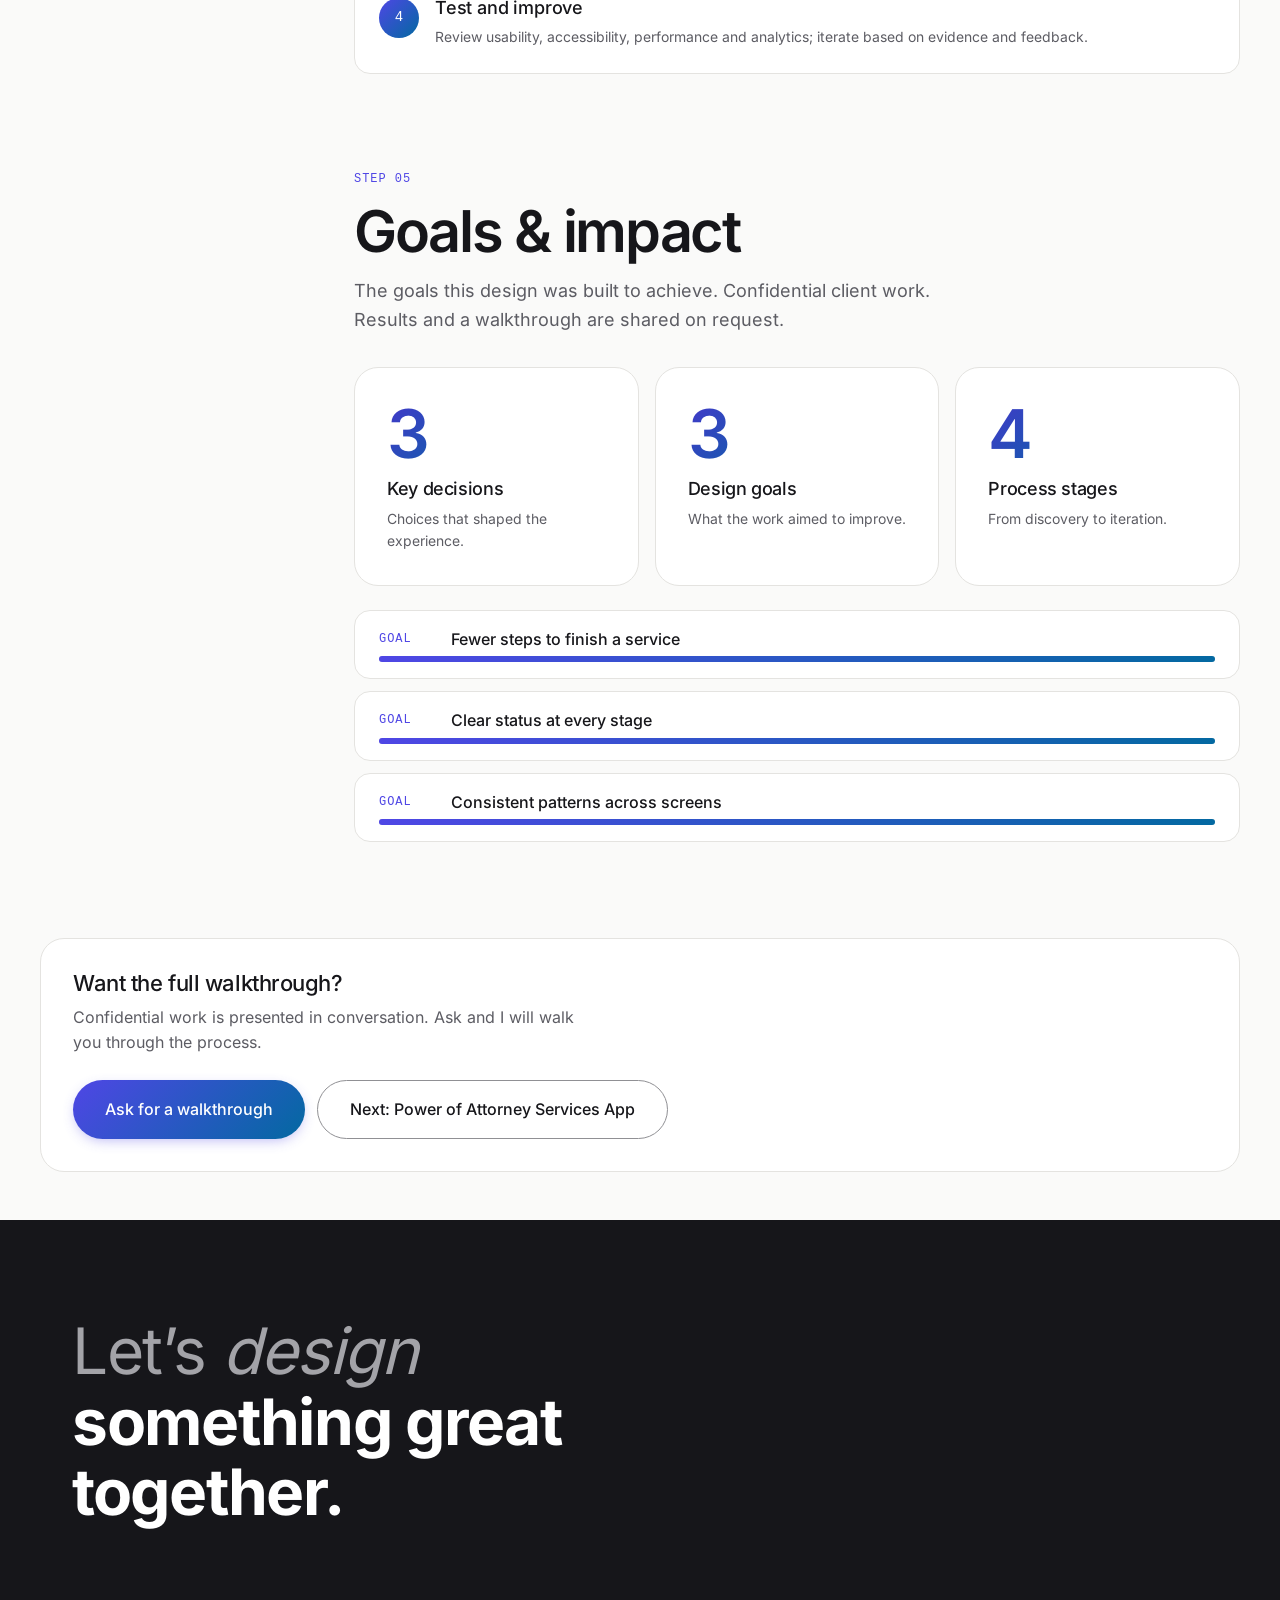
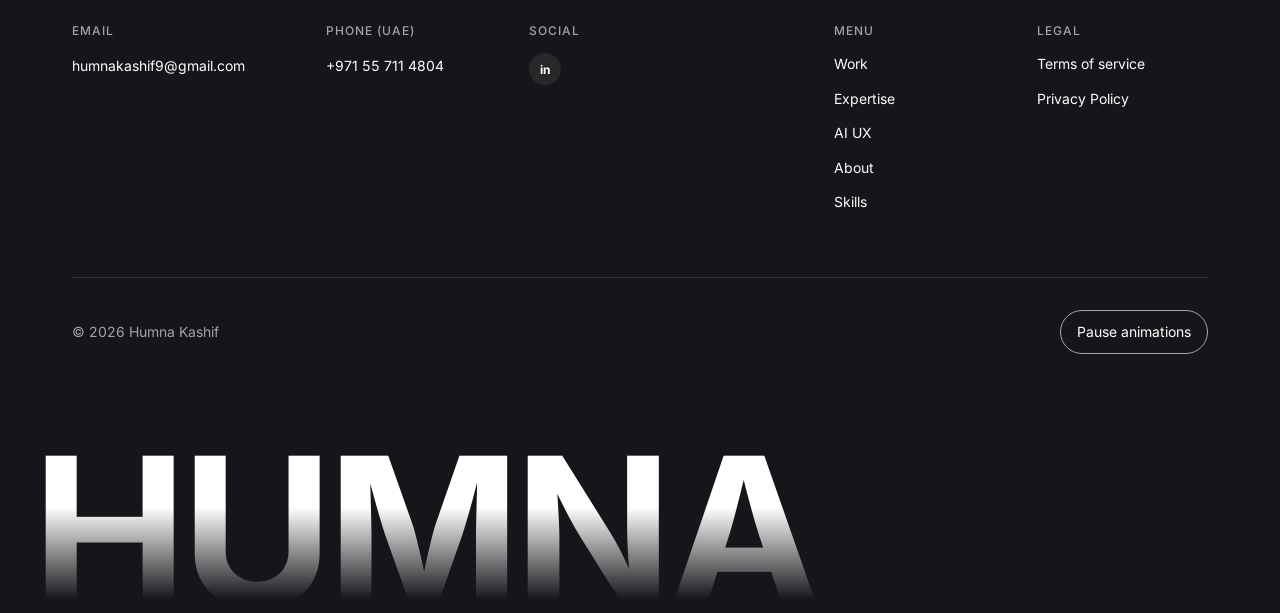
<file: project/moj.html>
<!DOCTYPE html>
<html lang="en">
<head>
  <!-- All relative URLs on this page (stylesheets, scripts, the
       content.js-driven image paths, nav anchors) resolve against the
       site root rather than this /project/ subdirectory — lets this
       page reuse the exact same data/content.js image paths as
       index.html without rewriting any of them. -->
  <base href="../" />

  <script>
    (function () {
      try {
        var stored = localStorage.getItem("theme");
        var theme =
          stored || (window.matchMedia("(prefers-color-scheme: dark)").matches ? "dark" : "light");
        document.documentElement.setAttribute("data-theme", theme);
      } catch (e) {
        // localStorage/matchMedia unavailable — fall back silently to
        // the light default already established by :root.
      }
    })();
  </script>

  <meta charset="UTF-8" />
  <meta name="viewport" content="width=device-width, initial-scale=1.0" />
  <title>Ministry of Justice (MOJ) | Case study | Humna Kashif</title>
  <meta name="description" content="Ministry of Justice (MOJ): Turning complex legal and administrative journeys into clear, guided digital services." />

  <link rel="stylesheet" href="css/variables.css" />
  <link rel="stylesheet" href="css/base.css" />
  <link rel="stylesheet" href="css/fonts.css" />
  <link rel="stylesheet" href="css/navigation.css" />
  <link rel="stylesheet" href="css/case-study.css" />
  <link rel="stylesheet" href="css/contact-slider.css" />
  <link rel="stylesheet" href="css/footer.css" />
  <link rel="stylesheet" href="css/animations.css" />
  <link rel="stylesheet" href="css/copilot.css" />
  <link rel="stylesheet" href="css/case-study-modal.css" />
  <link rel="stylesheet" href="css/system.css" />
  <noscript><style>.cs-goalbar::after{transform:scaleX(1)!important}.reveal-on-scroll{opacity:1!important;transform:none!important}</style></noscript>
  <link rel="stylesheet" href="css/responsive.css" />
</head>
<body>
  <a class="skip-link" href="#main-content">Skip to content</a>
  <header class="nav" data-nav>
    <div class="nav__inner">
      <a class="nav__logo" href="index.html" aria-label="Humna Kashif — home">
        <span class="nav__logo-avatar"><img src="assets/images/profile-small.webp" alt="" width="36" height="36" /></span>
        <span>Humna Kashif</span>
      </a>

      <nav class="nav__links" data-nav-links aria-label="Primary">
        <ul>
          <li><a href="index.html#projects">Work</a></li>
          <li><a href="index.html#expertise">Expertise</a></li>
          <li><a href="index.html#ai-experience">AI UX</a></li>
          <li><a href="index.html#about">About</a></li>
          <li><a href="index.html#skills">Skills</a></li>
        </ul>
      </nav>

      <a class="btn btn--secondary nav__contact" href="index.html#contact">Contact</a>

      <button class="theme-toggle" type="button" data-theme-toggle aria-label="Switch to dark mode">
        <svg class="theme-toggle__icon theme-toggle__icon--sun" viewBox="0 0 24 24" fill="none" aria-hidden="true"><circle cx="12" cy="12" r="4.5" stroke="currentColor" stroke-width="1.75" /><path d="M12 2.5V5M12 19V21.5M4.22 4.22L6 6M18 18L19.78 19.78M2.5 12H5M19 12H21.5M4.22 19.78L6 18M18 6L19.78 4.22" stroke="currentColor" stroke-width="1.75" stroke-linecap="round" /></svg>
        <svg class="theme-toggle__icon theme-toggle__icon--moon" viewBox="0 0 24 24" fill="none" aria-hidden="true"><path d="M20.5 14.2A8.5 8.5 0 1 1 9.8 3.5a7 7 0 0 0 10.7 10.7Z" stroke="currentColor" stroke-width="1.75" stroke-linejoin="round" /></svg>
      </button>

      <div class="nav__more" data-nav-more-wrap>
        <button class="nav__more-trigger" type="button" data-nav-more aria-haspopup="true" aria-expanded="false" aria-label="Open navigation menu">
          <span class="nav__more-dot" aria-hidden="true"></span><span class="nav__more-dot" aria-hidden="true"></span><span class="nav__more-dot" aria-hidden="true"></span>
        </button>
        <div class="nav__more-menu" data-nav-more-menu>
          <ul>
            <li><a href="index.html#projects">Work</a></li>
            <li><a href="index.html#expertise">Expertise</a></li>
            <li><a href="index.html#ai-experience">AI UX</a></li>
            <li><a href="index.html#about">About</a></li>
            <li><a href="index.html#skills">Skills</a></li>
          </ul>
          <div class="nav__more-menu-footer"><a class="btn btn--secondary nav__contact" href="index.html#contact">Contact</a></div>
        </div>
      </div>

      <button class="nav__toggle" type="button" data-nav-toggle aria-expanded="false" aria-controls="mobile-menu" aria-label="Open menu"><span class="nav__toggle-bar"></span><span class="nav__toggle-bar"></span></button>
    </div>

    <div id="mobile-menu" class="nav__mobile" data-nav-mobile hidden>
      <ul>
        <li><a href="index.html#projects">Work</a></li>
        <li><a href="index.html#expertise">Expertise</a></li>
        <li><a href="index.html#ai-experience">AI UX</a></li>
        <li><a href="index.html#about">About</a></li>
        <li><a href="index.html#skills">Skills</a></li>
        <li><a href="index.html#contact">Contact</a></li>
      </ul>
    </div>
  </header>
  <main id="main-content">
    <div class="container cs-page" data-project-root>
      <a class="cs-back" href="index.html#projects">
        <svg width="16" height="16" viewBox="0 0 24 24" fill="none" aria-hidden="true"><path d="M19 12H5M11 6l-6 6 6 6" stroke="currentColor" stroke-width="1.75" stroke-linecap="round" stroke-linejoin="round"/></svg>
        Back to Work
      </a>
      <div data-project-body><header class="cs-hero"><p class="cs-hero__kicker">Government · Product Design</p><h1 class="cs-hero__title">Ministry of Justice (MOJ)</h1><p class="cs-hero__lead">Turning complex legal and administrative journeys into clear, guided digital services.</p><dl class="cs-meta cs-meta--3"><div><dt>Sector</dt><dd>Government</dd></div><div><dt>Role</dt><dd>UX/UI Designer</dd></div><div><dt>Access</dt><dd>Walkthrough on request</dd></div></dl></header><section class="cs-glance" aria-label="Case study at a glance"><article><h2>Problem</h2><p>Legal and administrative journeys were dense and hard to complete without guidance.</p></article><article><h2>My role</h2><p>UX/UI Designer</p></article><article><h2>Key decisions</h2><ul><li>Broke the journey into short, guided steps</li><li>Used plain-language labels and clear status feedback</li><li>Kept patterns consistent so users learn once</li></ul></article><article><h2>Outcome</h2><p>Confidential client work. Results and a walkthrough are shared on request.</p></article></section><div class="cs-layout"><nav class="cs-stepper" aria-label="Case study steps" data-stepper=""><p class="cs-stepper__title">Case study steps</p><span class="cs-stepper__rail" aria-hidden="true"><span class="cs-stepper__fill" data-stepper-fill=""></span></span><ol><li><a href="#context" data-step-link="context"><span class="cs-stepper__dot" aria-hidden="true">1</span><span class="cs-stepper__label">Context &amp; challenge</span></a></li><li><a href="#role" data-step-link="role"><span class="cs-stepper__dot" aria-hidden="true">2</span><span class="cs-stepper__label">My role &amp; scope</span></a></li><li><a href="#decisions" data-step-link="decisions"><span class="cs-stepper__dot" aria-hidden="true">3</span><span class="cs-stepper__label">Key design decisions</span></a></li><li><a href="#approach" data-step-link="approach"><span class="cs-stepper__dot" aria-hidden="true">4</span><span class="cs-stepper__label">How I worked</span></a></li><li><a href="#outcomes" data-step-link="outcomes"><span class="cs-stepper__dot" aria-hidden="true">5</span><span class="cs-stepper__label">Goals &amp; impact</span></a></li></ol></nav><div class="cs-steps"><section id="context" class="cs-step" data-step="context" aria-labelledby="context-title"><p class="cs-chapter__num">Step 01</p><h2 id="context-title" class="cs-step__title">Context &amp; challenge</h2><p class="cs-step__lead">What needed solving, and why it mattered.</p><div class="cs-pair"><article class="cs-card reveal-on-scroll"><p class="cs-card__label">Challenge</p><h3>Legal and administrative journeys were dense and hard to complete without guidance.</h3></article><article class="cs-card reveal-on-scroll"><p class="cs-card__label">Context</p><h3>Government · Product Design</h3><p>Turning complex legal and administrative journeys into clear, guided digital services.</p></article></div></section><section id="role" class="cs-step" data-step="role" aria-labelledby="role-title"><p class="cs-chapter__num">Step 02</p><h2 id="role-title" class="cs-step__title">My role &amp; scope</h2><p class="cs-step__lead">Where I contributed and what I owned.</p><ul class="cs-reqs"><li class="reveal-on-scroll"><h3>Role</h3><p>UX/UI Designer</p></li><li class="reveal-on-scroll"><h3>Focus</h3><p>Product Design</p></li><li class="reveal-on-scroll"><h3>Sector</h3><p>Government</p></li></ul></section><section id="decisions" class="cs-step" data-step="decisions" aria-labelledby="decisions-title"><p class="cs-chapter__num">Step 03</p><h2 id="decisions-title" class="cs-step__title">Key design decisions</h2><p class="cs-step__lead">The choices that shaped the experience.</p><ol class="cs-process"><li class="reveal-on-scroll"><span>1</span><div><h3>Broke the journey into short, guided steps</h3></div></li><li class="reveal-on-scroll"><span>2</span><div><h3>Used plain-language labels and clear status feedback</h3></div></li><li class="reveal-on-scroll"><span>3</span><div><h3>Kept patterns consistent so users learn once</h3></div></li></ol></section><section id="approach" class="cs-step" data-step="approach" aria-labelledby="approach-title"><p class="cs-chapter__num">Step 04</p><h2 id="approach-title" class="cs-step__title">How I worked</h2><p class="cs-step__lead">My process, from first conversation to shipped product.</p><ol class="cs-process"><li class="reveal-on-scroll"><span>1</span><div><h3>Discover</h3><p>Understand business goals, user needs, constraints and existing workflows through stakeholder discussions and research.</p></div></li><li class="reveal-on-scroll"><span>2</span><div><h3>Define and design</h3><p>Map journeys, structure information, create wireframes and prototypes, and develop consistent UI systems.</p></div></li><li class="reveal-on-scroll"><span>3</span><div><h3>Build and collaborate</h3><p>Translate designs into responsive interfaces, work with engineering teams and support implementation.</p></div></li><li class="reveal-on-scroll"><span>4</span><div><h3>Test and improve</h3><p>Review usability, accessibility, performance and analytics; iterate based on evidence and feedback.</p></div></li></ol></section><section id="outcomes" class="cs-step" data-step="outcomes" aria-labelledby="outcomes-title"><p class="cs-chapter__num">Step 05</p><h2 id="outcomes-title" class="cs-step__title">Goals &amp; impact</h2><p class="cs-step__lead">The goals this design was built to achieve. Confidential client work. Results and a walkthrough are shared on request.</p><div class="cs-goals" aria-label="Design goals"><div class="cs-goal reveal-on-scroll"><p class="cs-goal__num"><span data-count="3">3</span></p><h3>Key decisions</h3><p>Choices that shaped the experience.</p></div><div class="cs-goal reveal-on-scroll"><p class="cs-goal__num"><span data-count="3">3</span></p><h3>Design goals</h3><p>What the work aimed to improve.</p></div><div class="cs-goal reveal-on-scroll"><p class="cs-goal__num"><span data-count="4">4</span></p><h3>Process stages</h3><p>From discovery to iteration.</p></div></div><ul class="cs-goalbars"><li class="reveal-on-scroll"><span>Goal</span><strong>Fewer steps to finish a service</strong><i class="cs-goalbar" aria-hidden="true"></i></li><li class="reveal-on-scroll"><span>Goal</span><strong>Clear status at every stage</strong><i class="cs-goalbar" aria-hidden="true"></i></li><li class="reveal-on-scroll"><span>Goal</span><strong>Consistent patterns across screens</strong><i class="cs-goalbar" aria-hidden="true"></i></li></ul></section></div></div><section class="cs-next reveal-on-scroll"><div><h2>Want the full walkthrough?</h2><p>Confidential work is presented in conversation. Ask and I will walk you through the process.</p></div><div class="cs-next__actions"><a class="btn btn--primary" href="mailto:humnakashif9@gmail.com?subject=Ministry%20of%20Justice%20(MOJ)%20case%20study">Ask for a walkthrough</a><a class="btn btn--secondary" href="project/poa.html">Next: Power of Attorney Services App</a></div></section></div>
    </div>
  </main>
  <footer class="footer">
    <div class="container">
      <p class="footer__statement heading-duo">
        <span class="heading-duo__muted"><span>Let’s</span> <span class="footer__cycling-word" data-footer-cycling-word data-words="design|build|improve">design</span></span>
        <span class="heading-duo__bold">something great together.</span>
      </p>
      <div class="footer__columns" data-footer-columns>
        <div class="footer__column"><h2 class="footer__column-heading">Email</h2><a href="mailto:humnakashif9@gmail.com">humnakashif9@gmail.com</a></div>
        <div class="footer__column"><h2 class="footer__column-heading">Phone (UAE)</h2><a href="tel:+971557114804">+971 55 711 4804</a></div>
        <div class="footer__column"><h2 class="footer__column-heading">Social</h2>
          <ul class="footer__social" data-footer-social><li><a class="footer__social-link" href="https://linkedin.com/in/humna-kashif" target="_blank" rel="noopener" aria-label="LinkedIn"><span aria-hidden="true" style="font-weight:700;font-size:12px;letter-spacing:-.02em">in</span></a></li></ul>
        </div>
        <div class="footer__column"><h2 class="footer__column-heading">Menu</h2><ul><li><a href="index.html#projects">Work</a></li><li><a href="index.html#expertise">Expertise</a></li><li><a href="index.html#ai-experience">AI UX</a></li><li><a href="index.html#about">About</a></li><li><a href="index.html#skills">Skills</a></li></ul></div>
        <div class="footer__column"><h2 class="footer__column-heading">Legal</h2><ul><li><a href="terms.html">Terms of service</a></li><li><a href="privacy-policy.html">Privacy Policy</a></li></ul></div>
      </div>
      <div class="footer__bottom">
        <p class="footer__copyright">© 2026 Humna Kashif</p>
        <button class="motion-toggle" type="button" data-motion-toggle aria-pressed="false">Pause animations</button>
      </div>
    </div>
    <p class="footer__wordmark" aria-hidden="true">HUMNA</p>
  </footer>
  <script src="data/content.js"></script>
  <script src="js/a11y-utils.js" defer></script>
  <script src="js/theme.js" defer></script>
  <script src="js/navigation.js" defer></script>
  <script src="js/contact-slider.js" defer></script>
  <script src="js/case-study-modal.js" defer></script>
  <script src="js/case-study.js" defer></script>
  <script src="js/animations.js" defer></script>
  <script src="js/copilot.js" defer></script>
  <script src="js/motion.js" defer></script>
  <script src="js/main.js" defer></script>
</body>
</html>
</file>
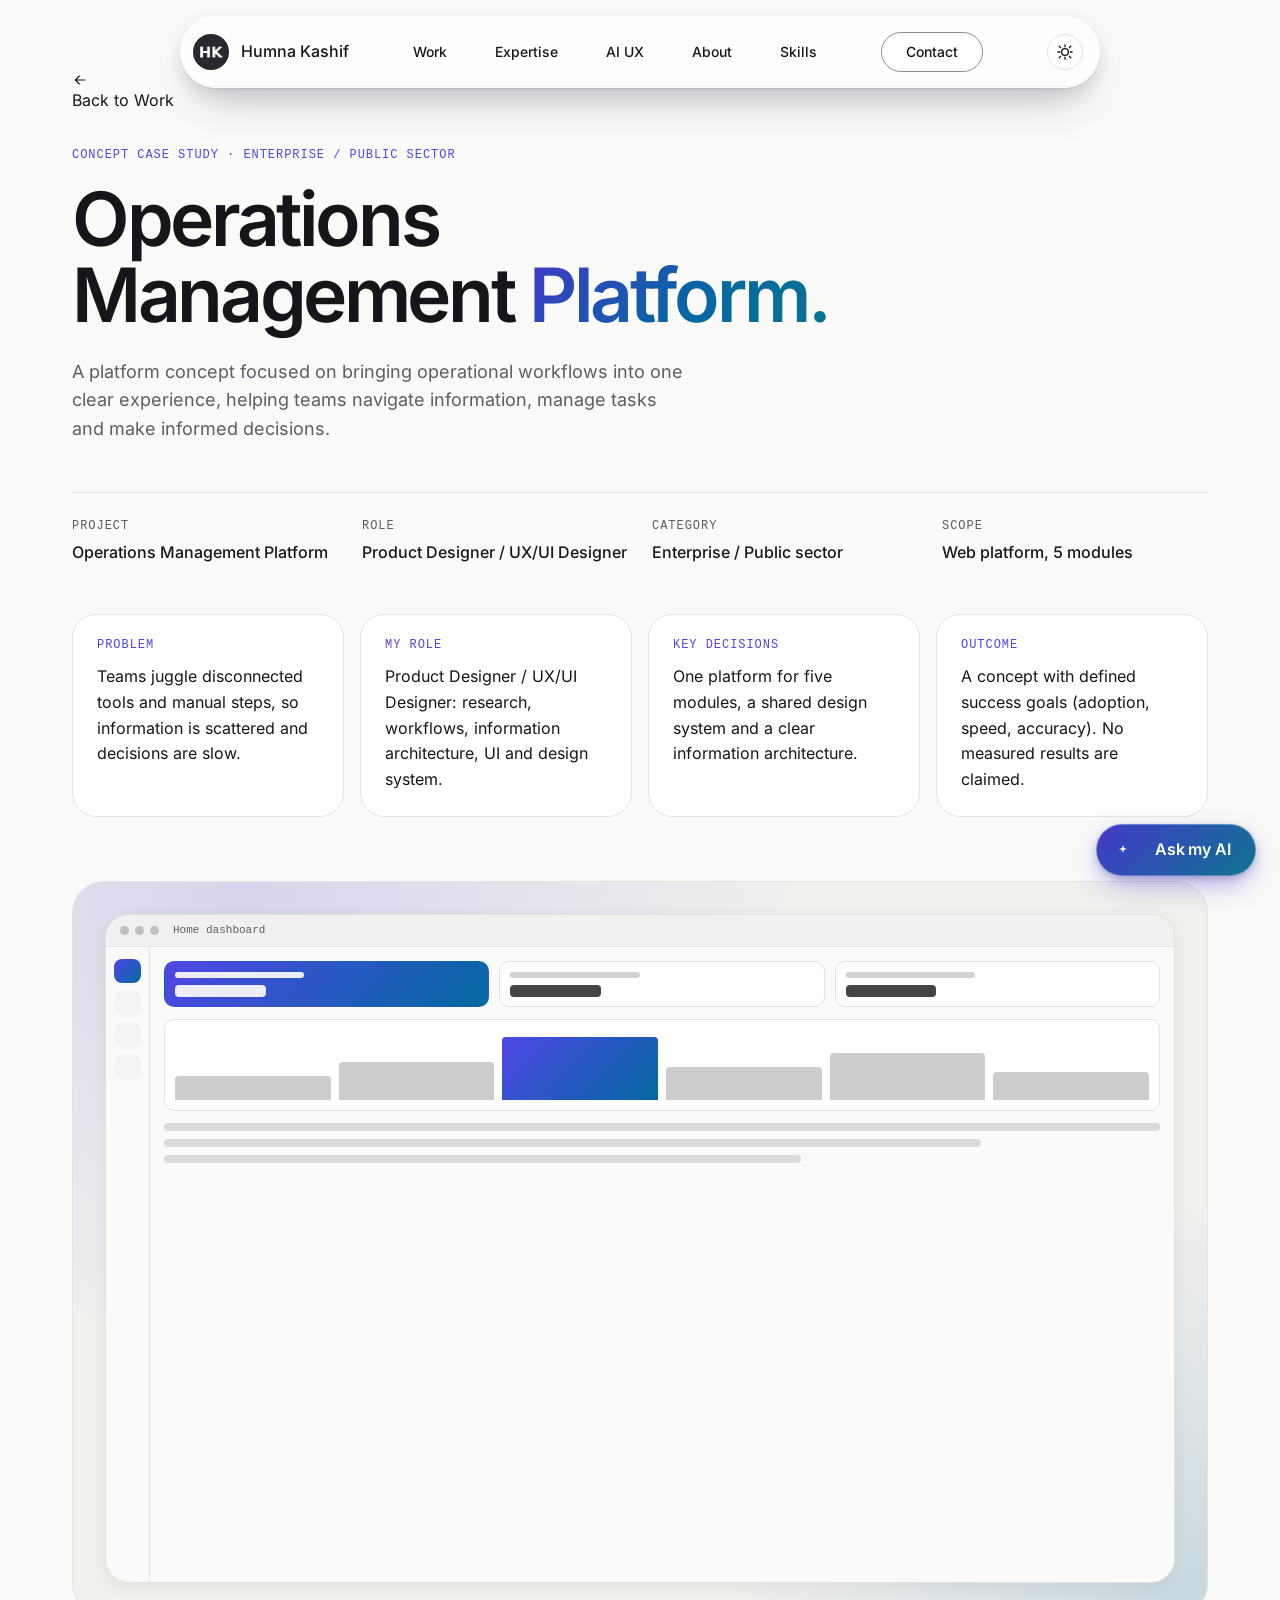
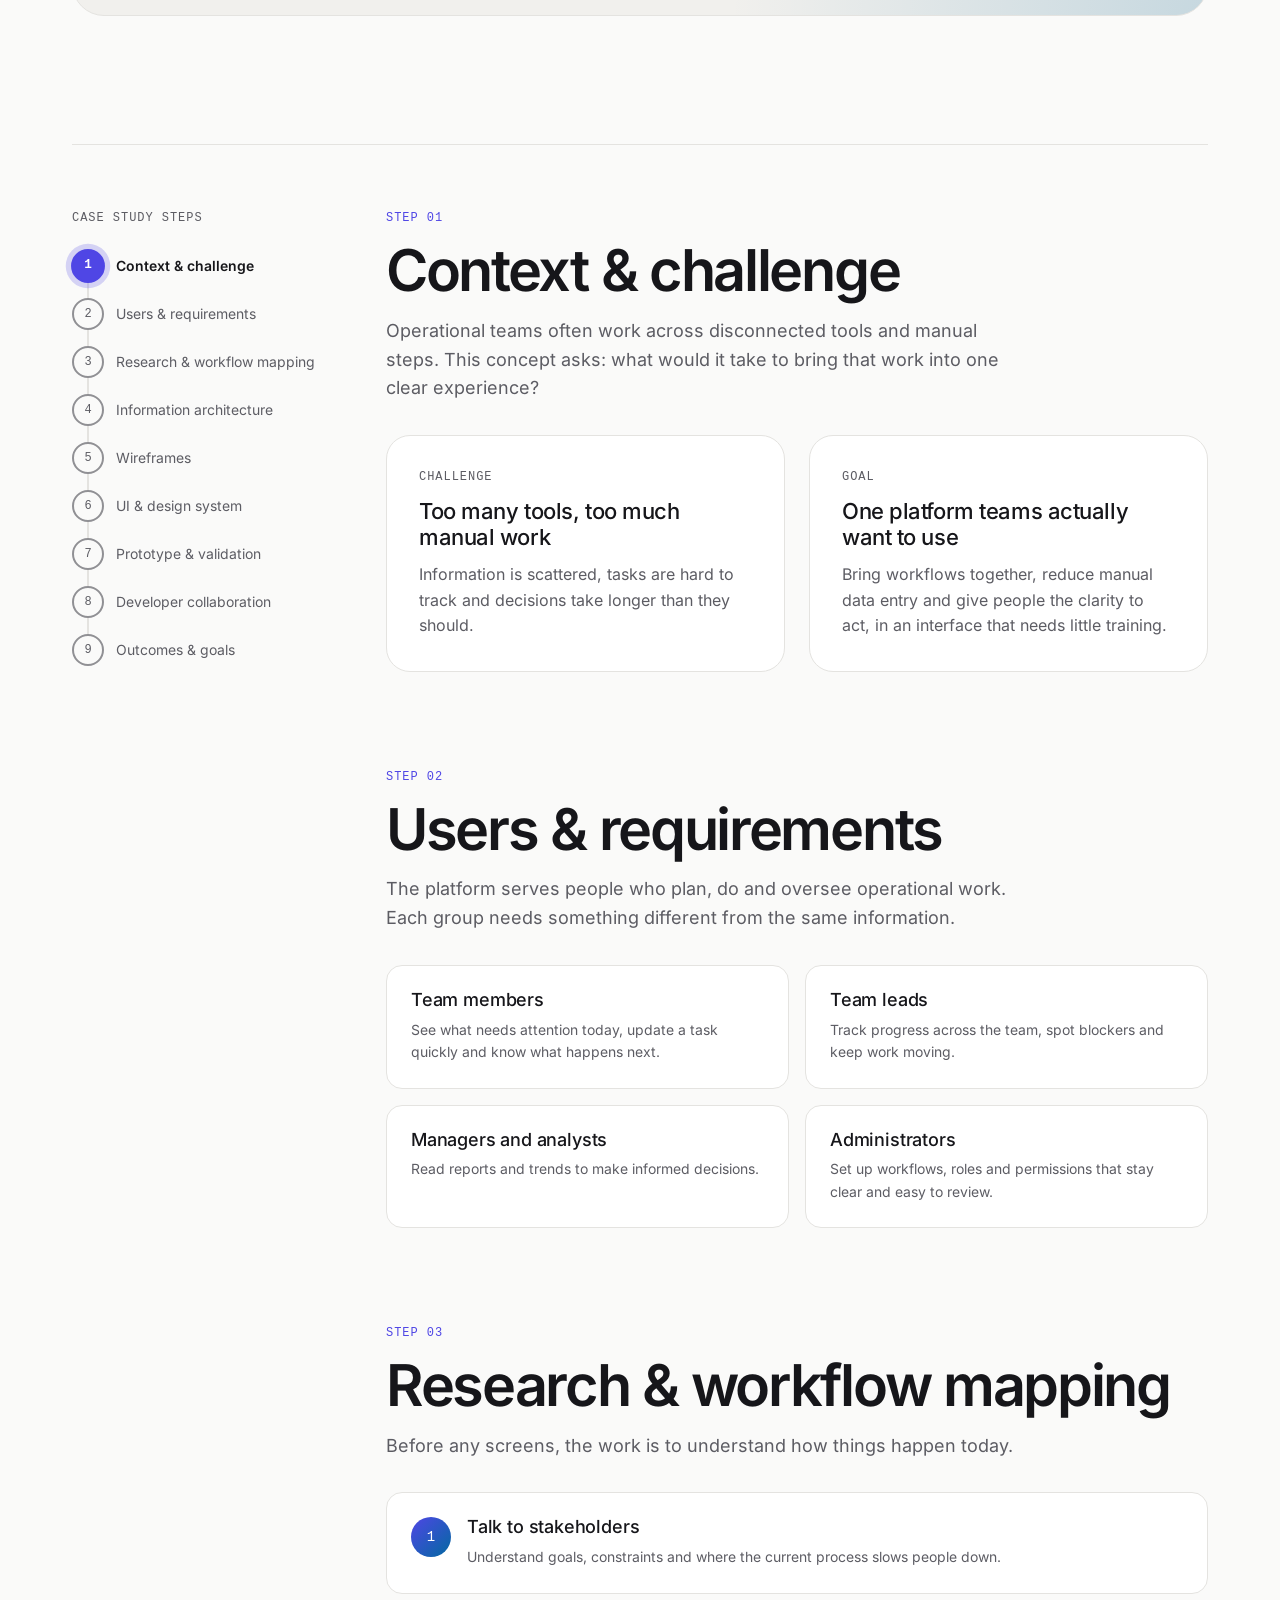
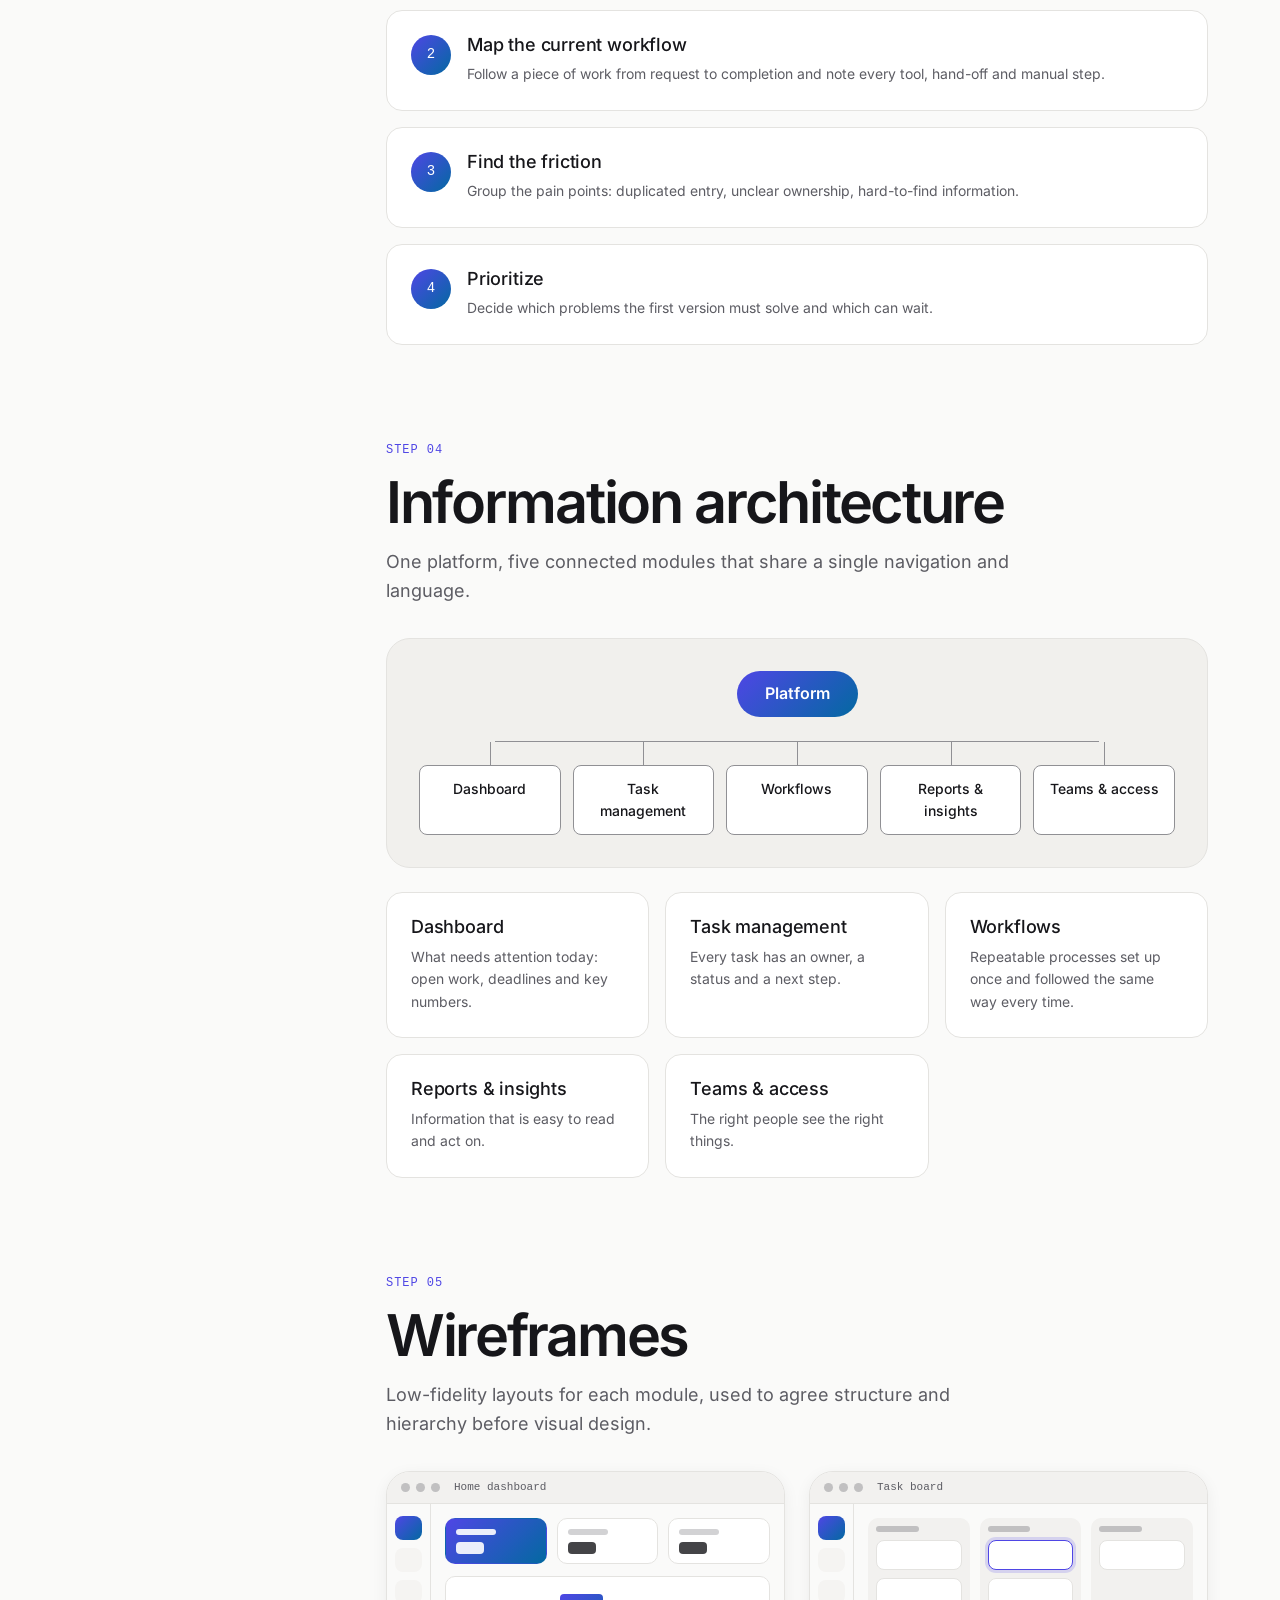
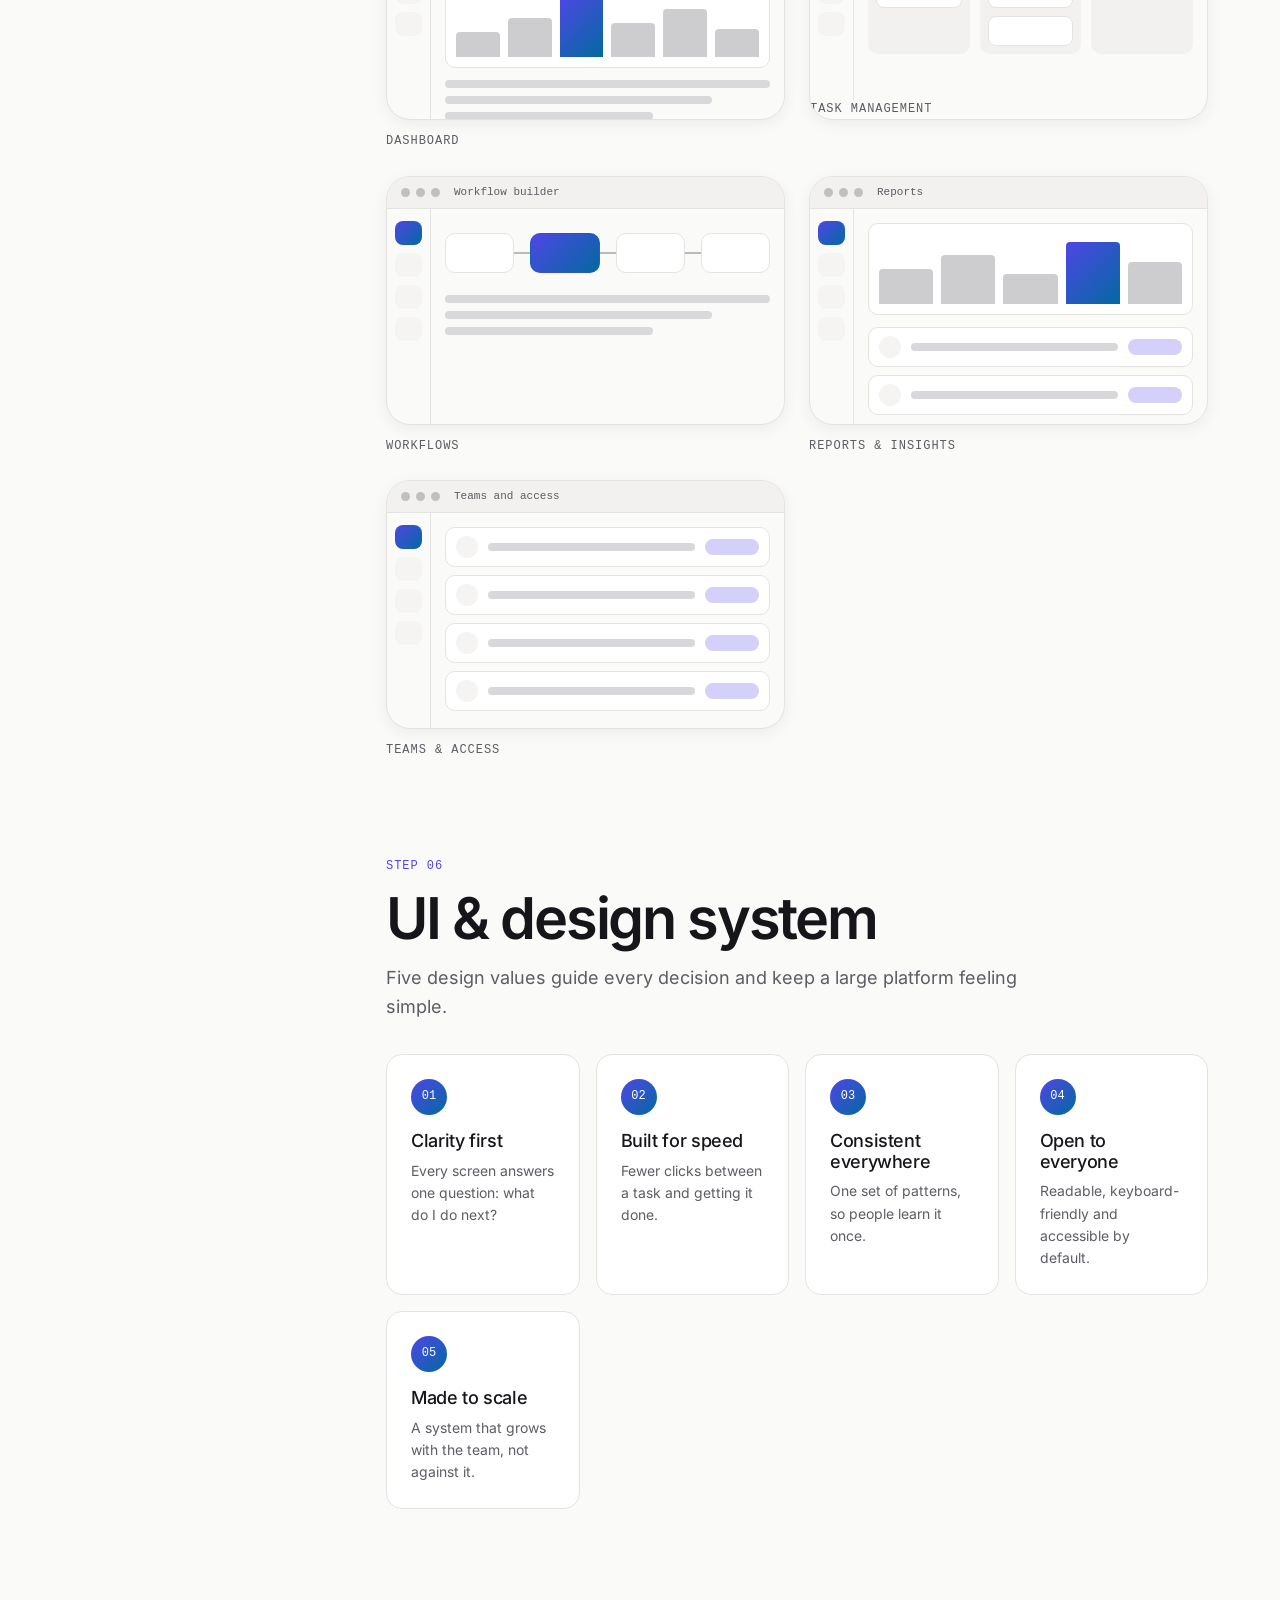
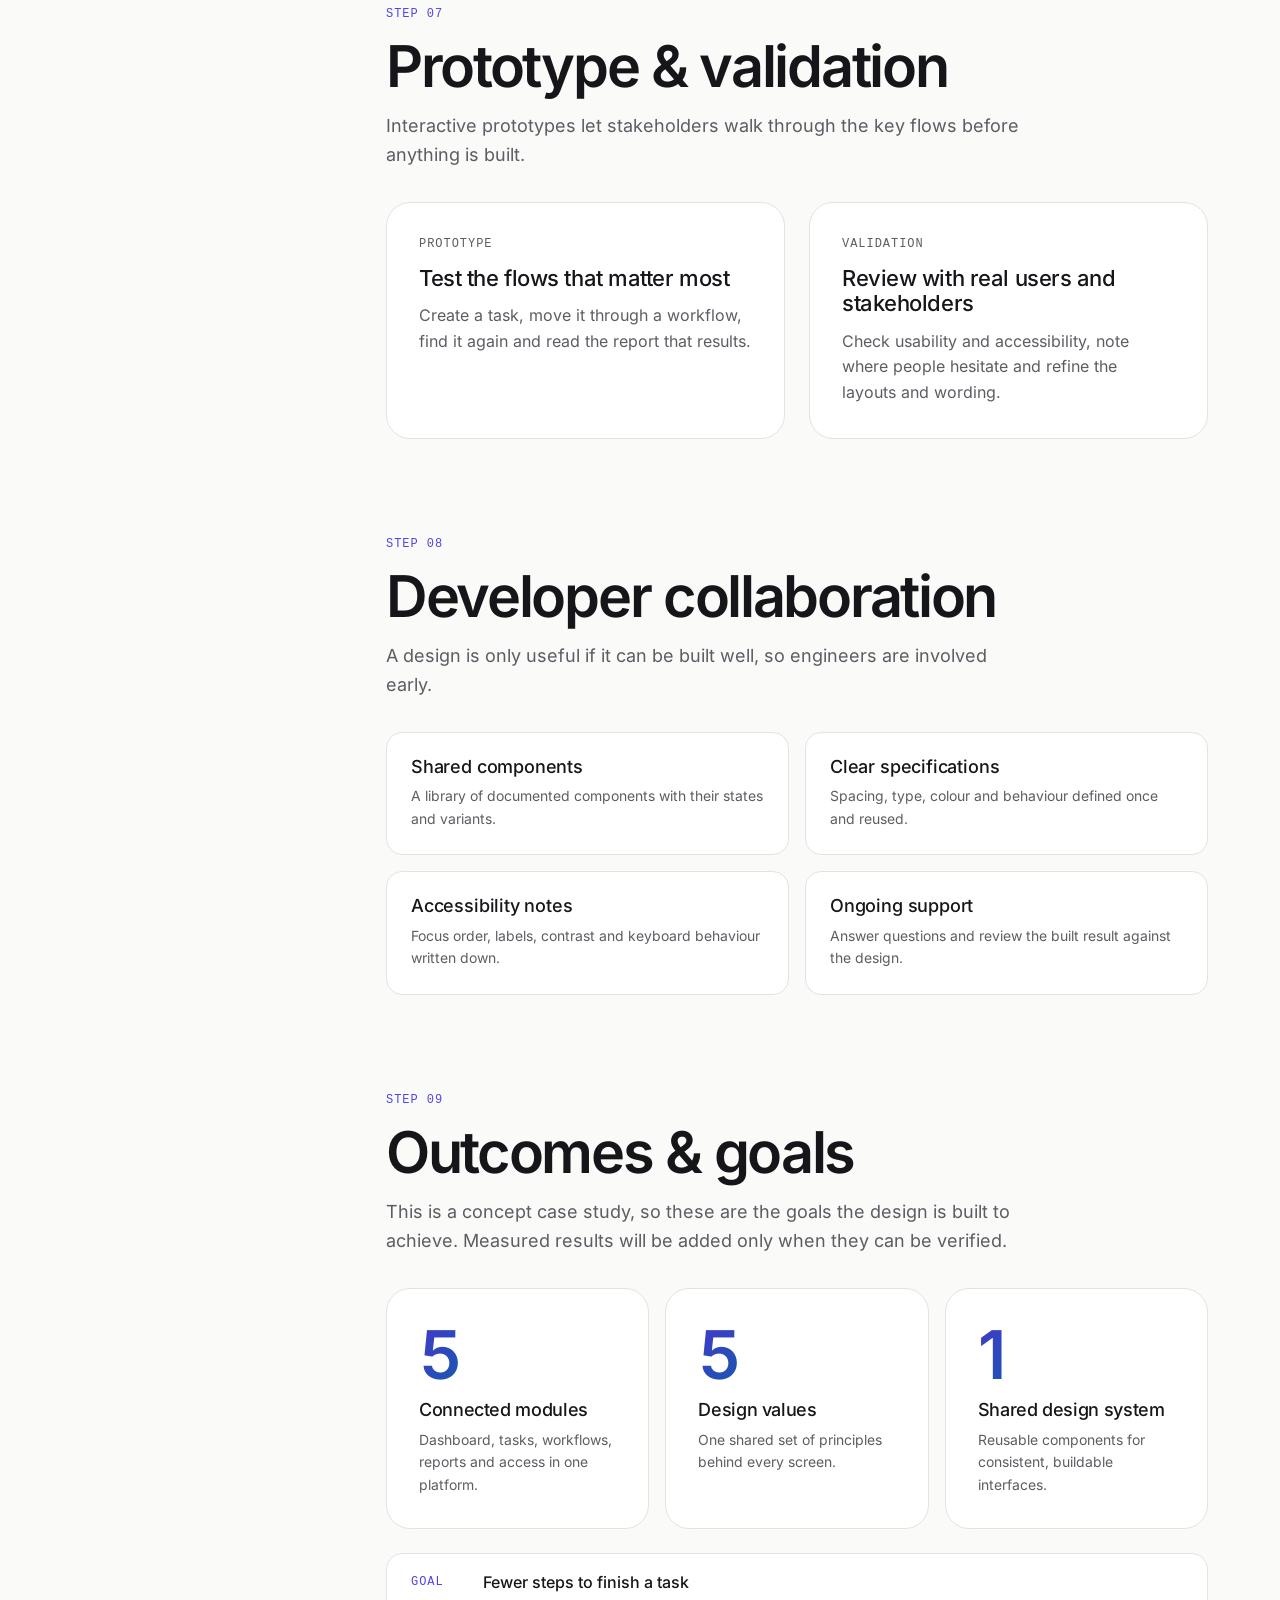
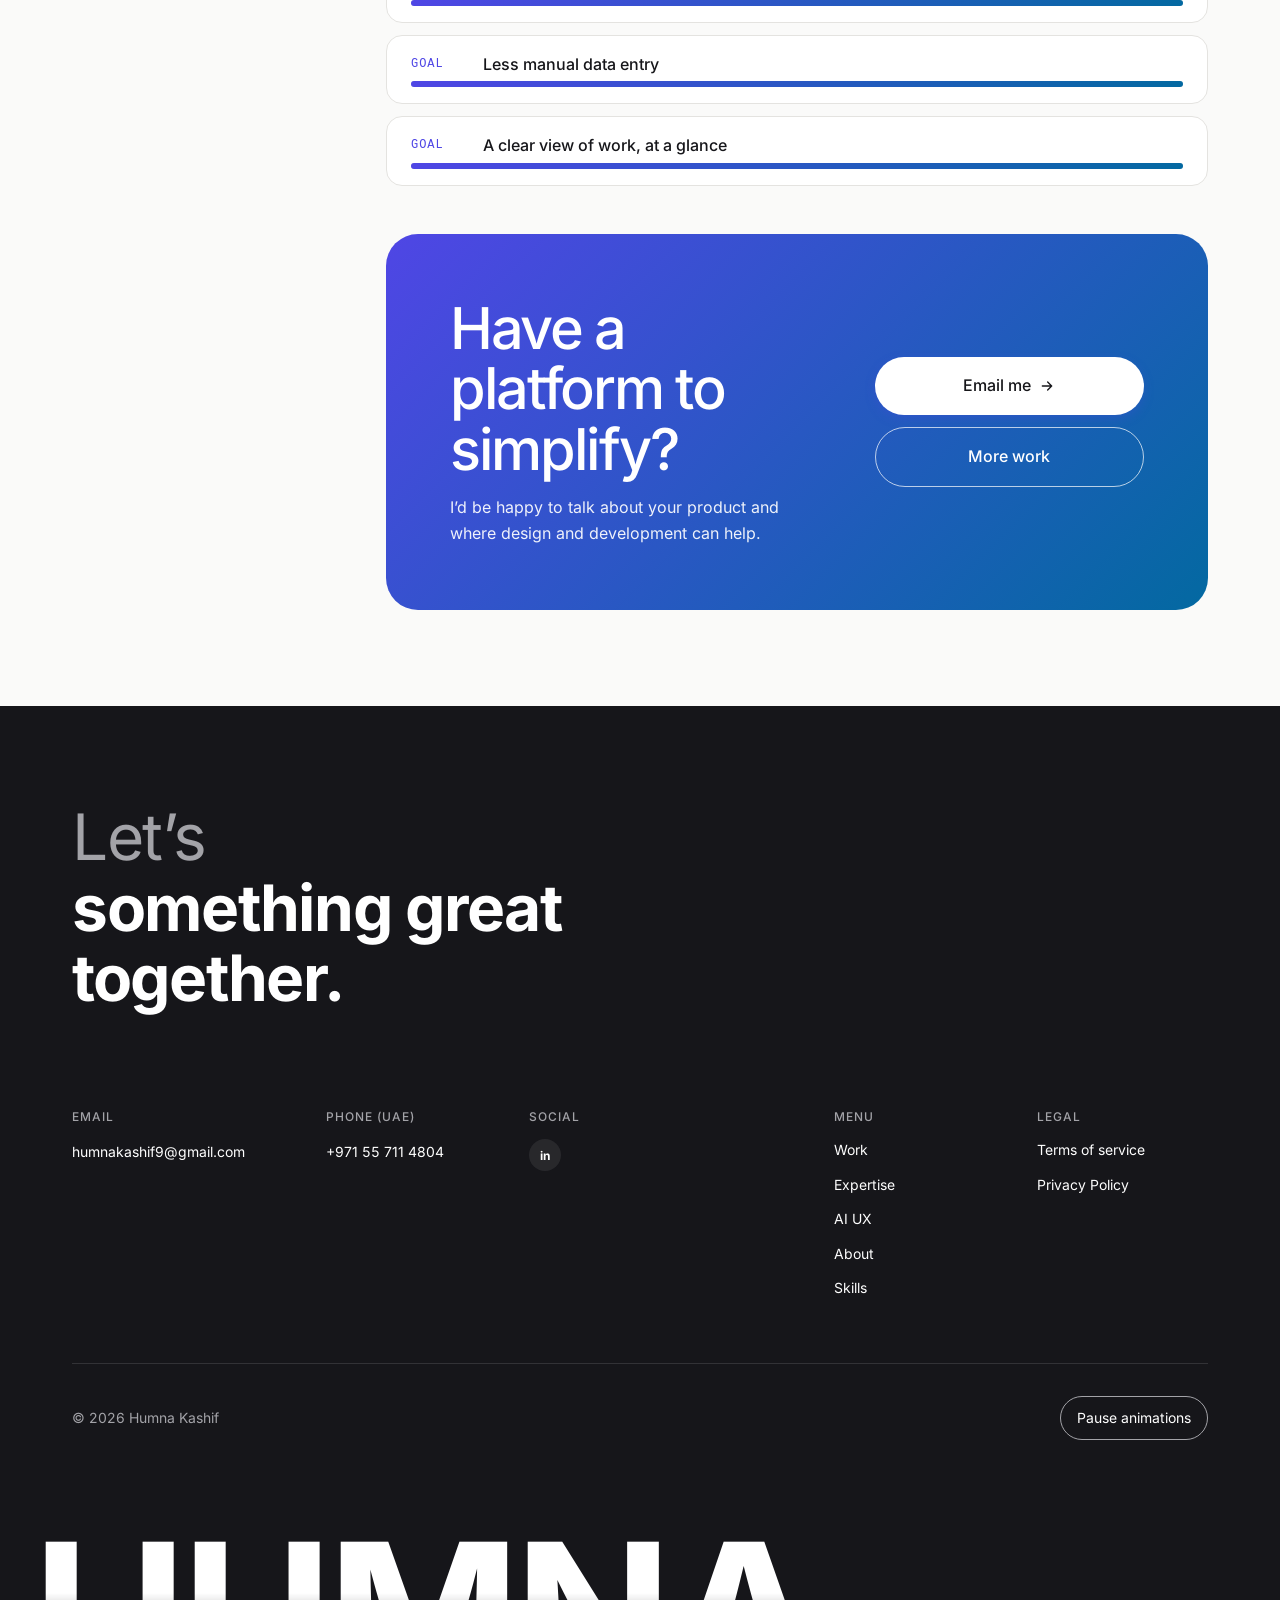
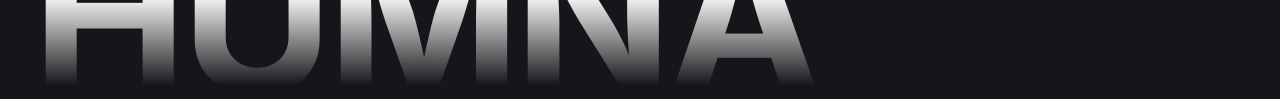
<file: project/operations-management-platform.html>
<!DOCTYPE html>
<html lang="en">
<head>
  <!-- All relative URLs on this page (stylesheets, scripts, the
       content.js-driven image paths, nav anchors) resolve against the
       site root rather than this /project/ subdirectory — lets this
       page reuse the exact same data/content.js image paths as
       index.html without rewriting any of them. -->
  <base href="../" />

  <script>
    (function () {
      try {
        var stored = localStorage.getItem("theme");
        var theme =
          stored || (window.matchMedia("(prefers-color-scheme: dark)").matches ? "dark" : "light");
        document.documentElement.setAttribute("data-theme", theme);
      } catch (e) {
        // localStorage/matchMedia unavailable — fall back silently to
        // the light default already established by :root.
      }
    })();
  </script>

  <meta charset="UTF-8" />
  <meta name="viewport" content="width=device-width, initial-scale=1.0" />
  <title>Operations Management Platform — Concept Case Study | Humna Kashif</title>
  <meta name="description" content="Concept case study by Humna Kashif: an operations management platform that brings operational workflows into one clear experience, from research and information architecture to wireframes, UI system and developer handoff." />

  <link rel="stylesheet" href="css/variables.css" />
  <link rel="stylesheet" href="css/base.css" />
  <link rel="stylesheet" href="css/fonts.css" />
  <link rel="stylesheet" href="css/navigation.css" />
  <link rel="stylesheet" href="css/case-study.css" />
  <link rel="stylesheet" href="css/contact-slider.css" />
  <link rel="stylesheet" href="css/footer.css" />
  <link rel="stylesheet" href="css/animations.css" />
  <link rel="stylesheet" href="css/copilot.css" />
  <link rel="stylesheet" href="css/system.css" />
  <noscript><style>.cs-goalbar::after{transform:scaleX(1)!important}.reveal-on-scroll{opacity:1!important;transform:none!important}</style></noscript>
  <link rel="stylesheet" href="css/responsive.css" />
</head>
<body>
  <a class="skip-link" href="#main-content">Skip to content</a>

  <!-- ============ NAVIGATION (same markup/behavior as index.html) ============ -->
  <header class="nav" data-nav>
    <div class="nav__inner">
      <a class="nav__logo" href="index.html" aria-label="Humna Kashif — home">
        <span class="nav__logo-avatar"><img src="assets/images/profile-small.webp" alt="" width="36" height="36" /></span>
        <span>Humna Kashif</span>
      </a>

      <nav class="nav__links" data-nav-links aria-label="Primary">
        <ul>
          <li><a href="index.html#projects">Work</a></li>
          <li><a href="index.html#expertise">Expertise</a></li>
          <li><a href="index.html#ai-experience">AI UX</a></li>
          <li><a href="index.html#about">About</a></li>
          <li><a href="index.html#skills">Skills</a></li>
        </ul>
      </nav>

      <a class="btn btn--secondary nav__contact" href="index.html#contact">Contact</a>

      <button class="theme-toggle" type="button" data-theme-toggle aria-label="Switch to dark mode">
        <svg class="theme-toggle__icon theme-toggle__icon--sun" viewBox="0 0 24 24" fill="none" aria-hidden="true"><circle cx="12" cy="12" r="4.5" stroke="currentColor" stroke-width="1.75" /><path d="M12 2.5V5M12 19V21.5M4.22 4.22L6 6M18 18L19.78 19.78M2.5 12H5M19 12H21.5M4.22 19.78L6 18M18 6L19.78 4.22" stroke="currentColor" stroke-width="1.75" stroke-linecap="round" /></svg>
        <svg class="theme-toggle__icon theme-toggle__icon--moon" viewBox="0 0 24 24" fill="none" aria-hidden="true"><path d="M20.5 14.2A8.5 8.5 0 1 1 9.8 3.5a7 7 0 0 0 10.7 10.7Z" stroke="currentColor" stroke-width="1.75" stroke-linejoin="round" /></svg>
      </button>

      <div class="nav__more" data-nav-more-wrap>
        <button class="nav__more-trigger" type="button" data-nav-more aria-haspopup="true" aria-expanded="false" aria-label="Open navigation menu">
          <span class="nav__more-dot" aria-hidden="true"></span><span class="nav__more-dot" aria-hidden="true"></span><span class="nav__more-dot" aria-hidden="true"></span>
        </button>
        <div class="nav__more-menu" data-nav-more-menu>
          <ul>
            <li><a href="index.html#projects">Work</a></li>
            <li><a href="index.html#expertise">Expertise</a></li>
            <li><a href="index.html#ai-experience">AI UX</a></li>
            <li><a href="index.html#about">About</a></li>
            <li><a href="index.html#skills">Skills</a></li>
          </ul>
          <div class="nav__more-menu-footer"><a class="btn btn--secondary nav__contact" href="index.html#contact">Contact</a></div>
        </div>
      </div>

      <button class="nav__toggle" type="button" data-nav-toggle aria-expanded="false" aria-controls="mobile-menu" aria-label="Open menu"><span class="nav__toggle-bar"></span><span class="nav__toggle-bar"></span></button>
    </div>

    <div id="mobile-menu" class="nav__mobile" data-nav-mobile hidden>
      <ul>
        <li><a href="index.html#projects">Work</a></li>
        <li><a href="index.html#expertise">Expertise</a></li>
        <li><a href="index.html#ai-experience">AI UX</a></li>
        <li><a href="index.html#about">About</a></li>
        <li><a href="index.html#skills">Skills</a></li>
        <li><a href="index.html#contact">Contact</a></li>
      </ul>
    </div>
  </header>

  <main id="main-content" class="cs">
    <div class="container">
      <a class="project-back" href="index.html#projects">
        <svg width="16" height="16" viewBox="0 0 24 24" fill="none" aria-hidden="true"><path d="M19 12H5M11 6l-6 6 6 6" stroke="currentColor" stroke-width="1.75" stroke-linecap="round" stroke-linejoin="round"/></svg>
        Back to Work
      </a>

      <header class="cs-hero">
        <p class="cs-hero__kicker">Concept case study &middot; Enterprise / Public sector</p>
        <h1 class="cs-hero__title">Operations Management <em>Platform.</em></h1>
        <p class="cs-hero__lead">A platform concept focused on bringing operational workflows into one clear experience, helping teams navigate information, manage tasks and make informed decisions.</p>
        <dl class="cs-meta">
          <div><dt>Project</dt><dd>Operations Management Platform</dd></div>
          <div><dt>Role</dt><dd>Product Designer / UX/UI Designer</dd></div>
          <div><dt>Category</dt><dd>Enterprise / Public sector</dd></div>
          <div><dt>Scope</dt><dd>Web platform, 5 modules</dd></div>
        </dl>

        <section class="cs-glance" aria-label="Case study at a glance">
          <article><h2>Problem</h2><p>Teams juggle disconnected tools and manual steps, so information is scattered and decisions are slow.</p></article>
          <article><h2>My role</h2><p>Product Designer / UX/UI Designer: research, workflows, information architecture, UI and design system.</p></article>
          <article><h2>Key decisions</h2><p>One platform for five modules, a shared design system and a clear information architecture.</p></article>
          <article><h2>Outcome</h2><p>A concept with defined success goals (adoption, speed, accuracy). No measured results are claimed.</p></article>
        </section>
        <div class="cs-stage reveal-on-scroll">
          <div class="wf reveal-on-scroll" role="img" aria-label="Wireframe of the platform's home dashboard"><div class="wf__bar" aria-hidden="true"><i></i><i></i><i></i><b>Home dashboard</b></div><div class="wf__body"><div class="wf__side" aria-hidden="true"><i></i><i></i><i></i><i></i></div><div class="wf__main"><div class="wf__stats"><span class="wf__stat wf__stat--hi"></span><span class="wf__stat"></span><span class="wf__stat"></span></div><div class="wf__chart"><i style="--h:35%"></i><i style="--h:55%"></i><i class="is-hi" style="--h:90%"></i><i style="--h:48%"></i><i style="--h:68%"></i><i style="--h:40%"></i></div><div class="wf__lines"><i></i><i></i><i></i></div></div></div></div>
        </div>
      </header>

      <div class="cs-layout">
        <nav class="cs-stepper" aria-label="Case study steps" data-stepper>
          <p class="cs-stepper__title">Case study steps</p>
          <span class="cs-stepper__rail" aria-hidden="true"><span class="cs-stepper__fill" data-stepper-fill></span></span>
          <ol><li><a href="#context" data-step-link="context"><span class="cs-stepper__dot" aria-hidden="true">1</span><span class="cs-stepper__label">Context &amp; challenge</span></a></li><li><a href="#users" data-step-link="users"><span class="cs-stepper__dot" aria-hidden="true">2</span><span class="cs-stepper__label">Users &amp; requirements</span></a></li><li><a href="#research" data-step-link="research"><span class="cs-stepper__dot" aria-hidden="true">3</span><span class="cs-stepper__label">Research &amp; workflow mapping</span></a></li><li><a href="#ia" data-step-link="ia"><span class="cs-stepper__dot" aria-hidden="true">4</span><span class="cs-stepper__label">Information architecture</span></a></li><li><a href="#wireframes" data-step-link="wireframes"><span class="cs-stepper__dot" aria-hidden="true">5</span><span class="cs-stepper__label">Wireframes</span></a></li><li><a href="#ui" data-step-link="ui"><span class="cs-stepper__dot" aria-hidden="true">6</span><span class="cs-stepper__label">UI &amp; design system</span></a></li><li><a href="#prototype" data-step-link="prototype"><span class="cs-stepper__dot" aria-hidden="true">7</span><span class="cs-stepper__label">Prototype &amp; validation</span></a></li><li><a href="#handoff" data-step-link="handoff"><span class="cs-stepper__dot" aria-hidden="true">8</span><span class="cs-stepper__label">Developer collaboration</span></a></li><li><a href="#outcomes" data-step-link="outcomes"><span class="cs-stepper__dot" aria-hidden="true">9</span><span class="cs-stepper__label">Outcomes &amp; goals</span></a></li></ol>
        </nav>
        <div class="cs-steps">
        <section id="context" class="cs-step" data-step="context" aria-labelledby="context-title">
          <p class="cs-chapter__num">Step 01</p>
          <h2 id="context-title" class="cs-step__title">Context & challenge</h2>
          <p class="cs-step__lead">Operational teams often work across disconnected tools and manual steps. This concept asks: what would it take to bring that work into one clear experience?</p>
          <div class="cs-pair"><article class="cs-card reveal-on-scroll"><p class="cs-card__label">Challenge</p><h3>Too many tools, too much manual work</h3><p>Information is scattered, tasks are hard to track and decisions take longer than they should.</p></article><article class="cs-card reveal-on-scroll"><p class="cs-card__label">Goal</p><h3>One platform teams actually want to use</h3><p>Bring workflows together, reduce manual data entry and give people the clarity to act, in an interface that needs little training.</p></article></div>
        </section>
        <section id="users" class="cs-step" data-step="users" aria-labelledby="users-title">
          <p class="cs-chapter__num">Step 02</p>
          <h2 id="users-title" class="cs-step__title">Users & requirements</h2>
          <p class="cs-step__lead">The platform serves people who plan, do and oversee operational work. Each group needs something different from the same information.</p>
          <ul class="cs-reqs"><li class="reveal-on-scroll"><h3>Team members</h3><p>See what needs attention today, update a task quickly and know what happens next.</p></li><li class="reveal-on-scroll"><h3>Team leads</h3><p>Track progress across the team, spot blockers and keep work moving.</p></li><li class="reveal-on-scroll"><h3>Managers and analysts</h3><p>Read reports and trends to make informed decisions.</p></li><li class="reveal-on-scroll"><h3>Administrators</h3><p>Set up workflows, roles and permissions that stay clear and easy to review.</p></li></ul>
        </section>
        <section id="research" class="cs-step" data-step="research" aria-labelledby="research-title">
          <p class="cs-chapter__num">Step 03</p>
          <h2 id="research-title" class="cs-step__title">Research & workflow mapping</h2>
          <p class="cs-step__lead">Before any screens, the work is to understand how things happen today.</p>
          <ol class="cs-process"><li class="reveal-on-scroll"><span>1</span><div><h3>Talk to stakeholders</h3><p>Understand goals, constraints and where the current process slows people down.</p></div></li><li class="reveal-on-scroll"><span>2</span><div><h3>Map the current workflow</h3><p>Follow a piece of work from request to completion and note every tool, hand-off and manual step.</p></div></li><li class="reveal-on-scroll"><span>3</span><div><h3>Find the friction</h3><p>Group the pain points: duplicated entry, unclear ownership, hard-to-find information.</p></div></li><li class="reveal-on-scroll"><span>4</span><div><h3>Prioritize</h3><p>Decide which problems the first version must solve and which can wait.</p></div></li></ol>
        </section>
        <section id="ia" class="cs-step" data-step="ia" aria-labelledby="ia-title">
          <p class="cs-chapter__num">Step 04</p>
          <h2 id="ia-title" class="cs-step__title">Information architecture</h2>
          <p class="cs-step__lead">One platform, five connected modules that share a single navigation and language.</p>
          <div class="cs-ia reveal-on-scroll" role="img" aria-label="Information architecture: Platform home leads to Dashboard, Task management, Workflows, Reports and insights, and Teams and access">
            <div class="cs-ia__root">Platform</div>
            <ul class="cs-ia__branches"><li>Dashboard</li><li>Task management</li><li>Workflows</li><li>Reports &amp; insights</li><li>Teams &amp; access</li></ul>
          </div>
          <ul class="cs-modlist"><li class="reveal-on-scroll"><h3>Dashboard</h3><p>What needs attention today: open work, deadlines and key numbers.</p></li><li class="reveal-on-scroll"><h3>Task management</h3><p>Every task has an owner, a status and a next step.</p></li><li class="reveal-on-scroll"><h3>Workflows</h3><p>Repeatable processes set up once and followed the same way every time.</p></li><li class="reveal-on-scroll"><h3>Reports & insights</h3><p>Information that is easy to read and act on.</p></li><li class="reveal-on-scroll"><h3>Teams & access</h3><p>The right people see the right things.</p></li></ul>
        </section>
        <section id="wireframes" class="cs-step" data-step="wireframes" aria-labelledby="wireframes-title">
          <p class="cs-chapter__num">Step 05</p>
          <h2 id="wireframes-title" class="cs-step__title">Wireframes</h2>
          <p class="cs-step__lead">Low-fidelity layouts for each module, used to agree structure and hierarchy before visual design.</p>
          <div class="cs-wfgrid"><figure class="cs-wffig"><div class="wf reveal-on-scroll" role="img" aria-label="Wireframe of the platform's home dashboard"><div class="wf__bar" aria-hidden="true"><i></i><i></i><i></i><b>Home dashboard</b></div><div class="wf__body"><div class="wf__side" aria-hidden="true"><i></i><i></i><i></i><i></i></div><div class="wf__main"><div class="wf__stats"><span class="wf__stat wf__stat--hi"></span><span class="wf__stat"></span><span class="wf__stat"></span></div><div class="wf__chart"><i style="--h:35%"></i><i style="--h:55%"></i><i class="is-hi" style="--h:90%"></i><i style="--h:48%"></i><i style="--h:68%"></i><i style="--h:40%"></i></div><div class="wf__lines"><i></i><i></i><i></i></div></div></div></div><figcaption>Dashboard</figcaption></figure><figure class="cs-wffig"><div class="wf reveal-on-scroll" role="img" aria-label="Wireframe of the task board"><div class="wf__bar" aria-hidden="true"><i></i><i></i><i></i><b>Task board</b></div><div class="wf__body"><div class="wf__side" aria-hidden="true"><i></i><i></i><i></i><i></i></div><div class="wf__main"><div class="wf__cols"><div class="wf__col"><b></b><span class="wf__task"></span><span class="wf__task"></span></div><div class="wf__col"><b></b><span class="wf__task is-hi"></span><span class="wf__task"></span><span class="wf__task"></span></div><div class="wf__col"><b></b><span class="wf__task"></span></div></div></div></div><figcaption>Task management</figcaption></figure><figure class="cs-wffig"><div class="wf reveal-on-scroll" role="img" aria-label="Wireframe of the workflow builder"><div class="wf__bar" aria-hidden="true"><i></i><i></i><i></i><b>Workflow builder</b></div><div class="wf__body"><div class="wf__side" aria-hidden="true"><i></i><i></i><i></i><i></i></div><div class="wf__main"><div class="wf__flow"><span class="wf__node"></span><span class="wf__link"></span><span class="wf__node is-hi"></span><span class="wf__link"></span><span class="wf__node"></span><span class="wf__link"></span><span class="wf__node"></span></div><div class="wf__lines"><i></i><i></i><i></i></div></div></div></div><figcaption>Workflows</figcaption></figure><figure class="cs-wffig"><div class="wf reveal-on-scroll" role="img" aria-label="Wireframe of the reports view"><div class="wf__bar" aria-hidden="true"><i></i><i></i><i></i><b>Reports</b></div><div class="wf__body"><div class="wf__side" aria-hidden="true"><i></i><i></i><i></i><i></i></div><div class="wf__main"><div class="wf__chart"><i style="--h:50%"></i><i style="--h:70%"></i><i style="--h:42%"></i><i class="is-hi" style="--h:88%"></i><i style="--h:60%"></i></div><div class="wf__rows"><span class="wf__row"><i></i><em></em></span><span class="wf__row"><i></i><em></em></span></div></div></div></div><figcaption>Reports &amp; insights</figcaption></figure><figure class="cs-wffig"><div class="wf reveal-on-scroll" role="img" aria-label="Wireframe of the team and access view"><div class="wf__bar" aria-hidden="true"><i></i><i></i><i></i><b>Teams and access</b></div><div class="wf__body"><div class="wf__side" aria-hidden="true"><i></i><i></i><i></i><i></i></div><div class="wf__main"><div class="wf__rows"><span class="wf__row"><i></i><em></em></span><span class="wf__row"><i></i><em></em></span><span class="wf__row"><i></i><em></em></span><span class="wf__row"><i></i><em></em></span></div></div></div></div><figcaption>Teams &amp; access</figcaption></figure></div>
        </section>
        <section id="ui" class="cs-step" data-step="ui" aria-labelledby="ui-title">
          <p class="cs-chapter__num">Step 06</p>
          <h2 id="ui-title" class="cs-step__title">UI & design system</h2>
          <p class="cs-step__lead">Five design values guide every decision and keep a large platform feeling simple.</p>
          <ul class="cs-values"><li class="cs-value reveal-on-scroll"><span class="cs-value__num">01</span><h3>Clarity first</h3><p>Every screen answers one question: what do I do next?</p></li><li class="cs-value reveal-on-scroll"><span class="cs-value__num">02</span><h3>Built for speed</h3><p>Fewer clicks between a task and getting it done.</p></li><li class="cs-value reveal-on-scroll"><span class="cs-value__num">03</span><h3>Consistent everywhere</h3><p>One set of patterns, so people learn it once.</p></li><li class="cs-value reveal-on-scroll"><span class="cs-value__num">04</span><h3>Open to everyone</h3><p>Readable, keyboard-friendly and accessible by default.</p></li><li class="cs-value reveal-on-scroll"><span class="cs-value__num">05</span><h3>Made to scale</h3><p>A system that grows with the team, not against it.</p></li></ul>
        </section>
        <section id="prototype" class="cs-step" data-step="prototype" aria-labelledby="prototype-title">
          <p class="cs-chapter__num">Step 07</p>
          <h2 id="prototype-title" class="cs-step__title">Prototype & validation</h2>
          <p class="cs-step__lead">Interactive prototypes let stakeholders walk through the key flows before anything is built.</p>
          <div class="cs-pair"><article class="cs-card reveal-on-scroll"><p class="cs-card__label">Prototype</p><h3>Test the flows that matter most</h3><p>Create a task, move it through a workflow, find it again and read the report that results.</p></article><article class="cs-card reveal-on-scroll"><p class="cs-card__label">Validation</p><h3>Review with real users and stakeholders</h3><p>Check usability and accessibility, note where people hesitate and refine the layouts and wording.</p></article></div>
        </section>
        <section id="handoff" class="cs-step" data-step="handoff" aria-labelledby="handoff-title">
          <p class="cs-chapter__num">Step 08</p>
          <h2 id="handoff-title" class="cs-step__title">Developer collaboration</h2>
          <p class="cs-step__lead">A design is only useful if it can be built well, so engineers are involved early.</p>
          <ul class="cs-reqs"><li class="reveal-on-scroll"><h3>Shared components</h3><p>A library of documented components with their states and variants.</p></li><li class="reveal-on-scroll"><h3>Clear specifications</h3><p>Spacing, type, colour and behaviour defined once and reused.</p></li><li class="reveal-on-scroll"><h3>Accessibility notes</h3><p>Focus order, labels, contrast and keyboard behaviour written down.</p></li><li class="reveal-on-scroll"><h3>Ongoing support</h3><p>Answer questions and review the built result against the design.</p></li></ul>
        </section>
        <section id="outcomes" class="cs-step" data-step="outcomes" aria-labelledby="outcomes-title">
          <p class="cs-chapter__num">Step 09</p>
          <h2 id="outcomes-title" class="cs-step__title">Outcomes & goals</h2>
          <p class="cs-step__lead">This is a concept case study, so these are the goals the design is built to achieve. Measured results will be added only when they can be verified.</p>
          <div class="cs-goals" aria-label="Design goals">
            <div class="cs-goal reveal-on-scroll"><p class="cs-goal__num"><span data-count="5">5</span></p><h3>Connected modules</h3><p>Dashboard, tasks, workflows, reports and access in one platform.</p></div>
            <div class="cs-goal reveal-on-scroll"><p class="cs-goal__num"><span data-count="5">5</span></p><h3>Design values</h3><p>One shared set of principles behind every screen.</p></div>
            <div class="cs-goal reveal-on-scroll"><p class="cs-goal__num"><span data-count="1">1</span></p><h3>Shared design system</h3><p>Reusable components for consistent, buildable interfaces.</p></div>
          </div>
          <ul class="cs-goalbars">
            <li class="reveal-on-scroll"><span>Goal</span><strong>Fewer steps to finish a task</strong><i class="cs-goalbar" aria-hidden="true"></i></li>
            <li class="reveal-on-scroll"><span>Goal</span><strong>Less manual data entry</strong><i class="cs-goalbar" aria-hidden="true"></i></li>
            <li class="reveal-on-scroll"><span>Goal</span><strong>A clear view of work, at a glance</strong><i class="cs-goalbar" aria-hidden="true"></i></li>
          </ul>
          <div class="cs-outcome reveal-on-scroll">
            <div>
              <h2>Have a platform to simplify?</h2>
              <p>I’d be happy to talk about your product and where design and development can help.</p>
            </div>
            <div class="cs-outcome__actions">
              <a class="btn btn--primary" href="mailto:humnakashif9@gmail.com">Email me <svg width="16" height="16" viewBox="0 0 24 24" fill="none" aria-hidden="true"><path d="M5 12h14M13 6l6 6-6 6" stroke="currentColor" stroke-width="2" stroke-linecap="round" stroke-linejoin="round"/></svg></a>
              <a class="btn btn--secondary" href="index.html#projects">More work</a>
            </div>
          </div>
        </section>
        </div>
      </div>
    </div>
  </main>

  <!-- ============ FOOTER (same markup as index.html) ============ -->
  <footer class="footer">
    <div class="container">
      <p class="footer__statement heading-duo">
        <span class="heading-duo__muted"><span>Let’s</span> <span class="footer__cycling-word" data-footer-cycling-word data-words="design|build|improve">design</span></span>
        <span class="heading-duo__bold">something great together.</span>
      </p>
      <div class="footer__columns" data-footer-columns>
        <div class="footer__column"><h2 class="footer__column-heading">Email</h2><a href="mailto:humnakashif9@gmail.com">humnakashif9@gmail.com</a></div>
        <div class="footer__column"><h2 class="footer__column-heading">Phone (UAE)</h2><a href="tel:+971557114804">+971 55 711 4804</a></div>
        <div class="footer__column"><h2 class="footer__column-heading">Social</h2>
          <ul class="footer__social" data-footer-social><li><a class="footer__social-link" href="https://linkedin.com/in/humna-kashif" target="_blank" rel="noopener" aria-label="LinkedIn"><span aria-hidden="true" style="font-weight:700;font-size:12px;letter-spacing:-.02em">in</span></a></li></ul>
        </div>
        <div class="footer__column"><h2 class="footer__column-heading">Menu</h2><ul><li><a href="index.html#projects">Work</a></li><li><a href="index.html#expertise">Expertise</a></li><li><a href="index.html#ai-experience">AI UX</a></li><li><a href="index.html#about">About</a></li><li><a href="index.html#skills">Skills</a></li></ul></div>
        <div class="footer__column"><h2 class="footer__column-heading">Legal</h2><ul><li><a href="terms.html">Terms of service</a></li><li><a href="privacy-policy.html">Privacy Policy</a></li></ul></div>
      </div>
      <div class="footer__bottom">
        <p class="footer__copyright">© 2026 Humna Kashif</p>
        <button class="motion-toggle" type="button" data-motion-toggle aria-pressed="false">Pause animations</button>
      </div>
    </div>
    <p class="footer__wordmark" aria-hidden="true">HUMNA</p>
  </footer>

  <!-- ============ AI COPILOT (same markup as index.html) ============ -->
  <div class="copilot" data-copilot>
    <button
      class="copilot-launcher"
      type="button"
      data-copilot-launcher
      aria-haspopup="dialog"
      aria-expanded="false"
      aria-controls="copilot-panel"
    >
      <span class="copilot-launcher__icon" aria-hidden="true">
        <svg width="12" height="12" viewBox="0 0 24 24" fill="currentColor">
          <path d="M12 2l1.8 6.2L20 10l-6.2 1.8L12 18l-1.8-6.2L4 10l6.2-1.8L12 2z" />
        </svg>
      </span>
      <span data-copilot-launcher-label>Ask my AI</span>
    </button>

    <div
      class="copilot-panel"
      id="copilot-panel"
      role="dialog"
      aria-modal="true"
      aria-labelledby="copilot-panel-title"
      data-copilot-panel
      hidden
    >
      <header class="copilot-panel__header">
        <div>
          <p class="copilot-panel__title" id="copilot-panel-title" data-copilot-title>AI Copilot</p>
          <p class="copilot-panel__status" data-copilot-status>Ask about the work</p>
        </div>
        <button class="copilot-panel__close" type="button" data-copilot-close aria-label="Close AI Copilot">
          <svg width="16" height="16" viewBox="0 0 24 24" fill="none">
            <path d="M6 6l12 12M18 6L6 18" stroke="currentColor" stroke-width="1.75" stroke-linecap="round" />
          </svg>
        </button>
      </header>

      <div class="copilot-panel__body" data-copilot-body aria-live="polite">
        <!-- Rendered from data/content.js by js/copilot.js -->
      </div>

      <form class="copilot-panel__input-row" data-copilot-form>
        <textarea
          class="copilot-panel__input"
          data-copilot-input
          rows="1"
          placeholder="Ask me anything about the work..."
          aria-label="Ask the AI Copilot a question"
        ></textarea>
        <button class="copilot-panel__send" type="submit" data-copilot-send aria-label="Send message">
          <svg width="16" height="16" viewBox="0 0 24 24" fill="none">
            <path d="M12 19V5M5 12l7-7 7 7" stroke="currentColor" stroke-width="1.75" stroke-linecap="round" stroke-linejoin="round" />
          </svg>
        </button>
      </form>
    </div>
  </div>

  <script src="data/content.js"></script>
  <script src="js/a11y-utils.js" defer></script>
  <script src="js/theme.js" defer></script>
  <script src="js/navigation.js" defer></script>
  <script src="js/contact-slider.js" defer></script>
  <script src="js/case-study.js" defer></script>
  <script src="js/animations.js" defer></script>
  <script src="js/copilot.js" defer></script>
  <script src="js/motion.js" defer></script>
  <script src="js/main.js" defer></script>
</body>
</html>
</file>
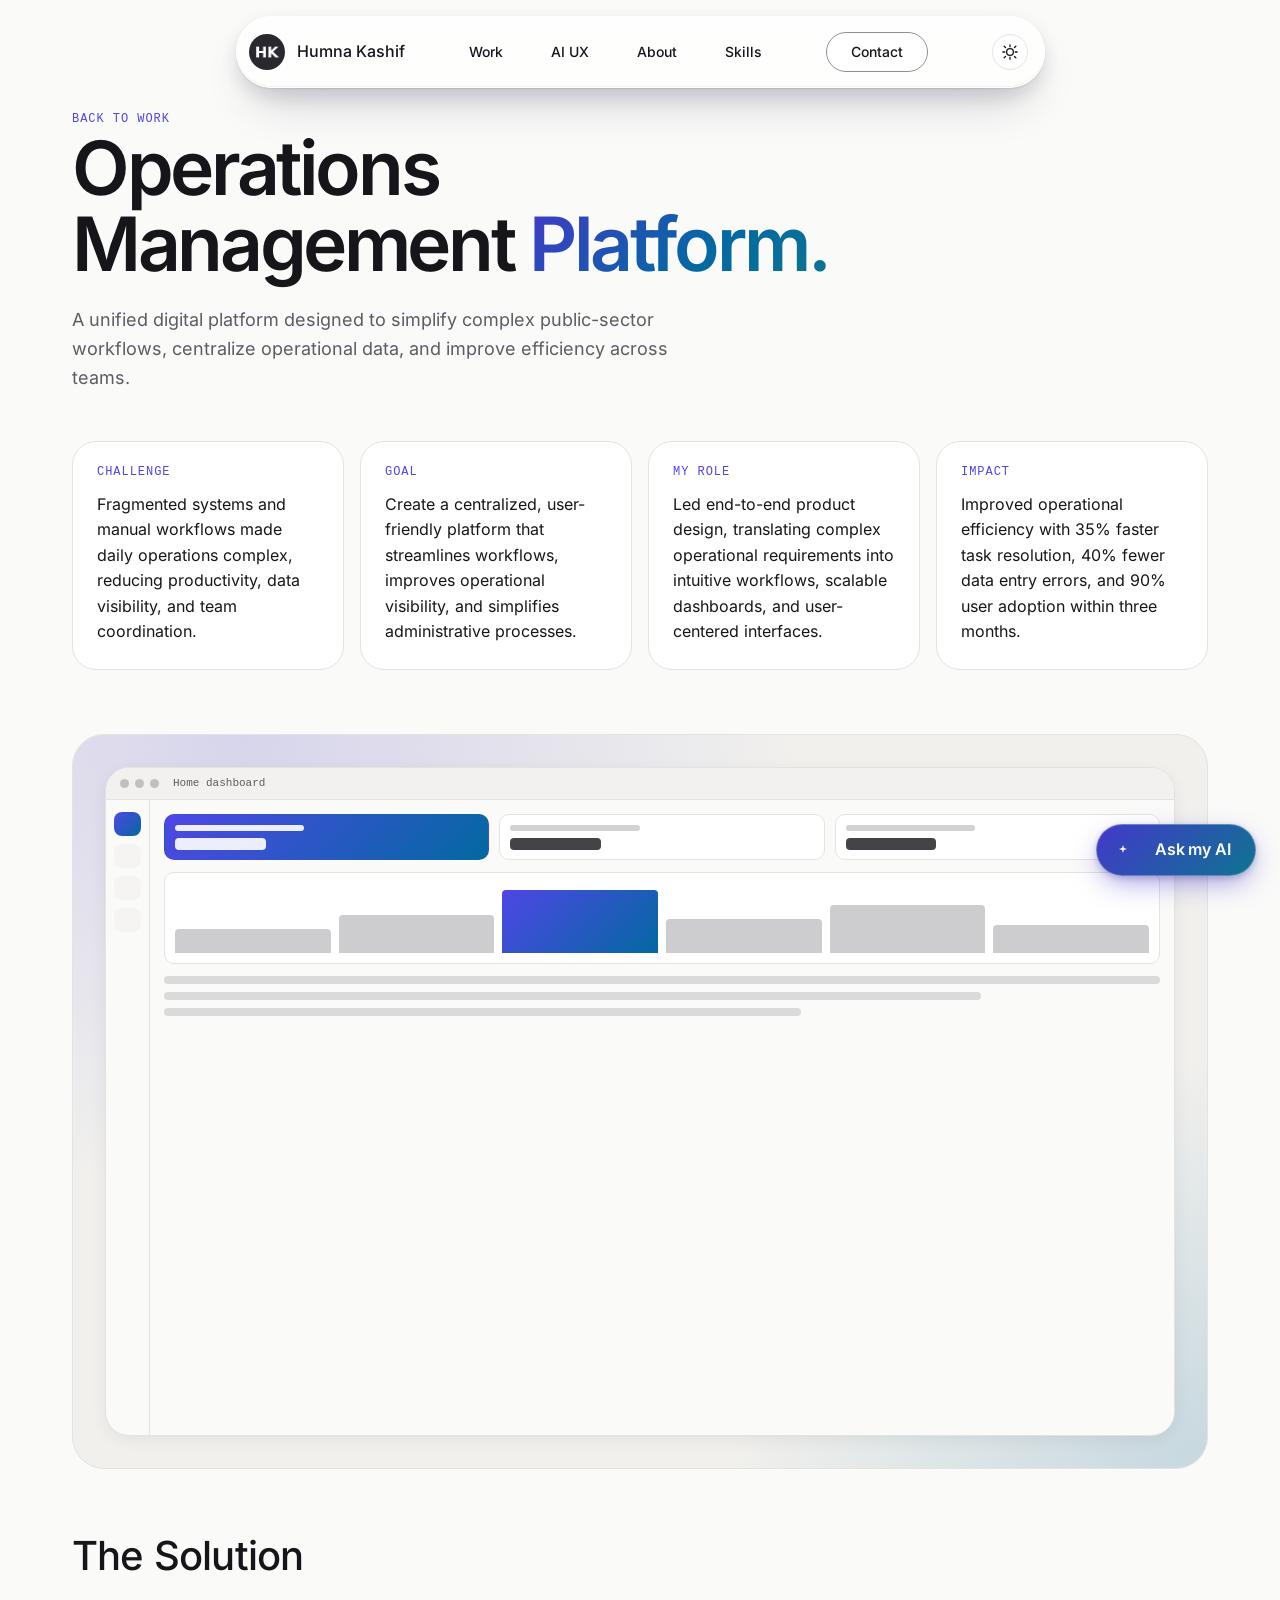
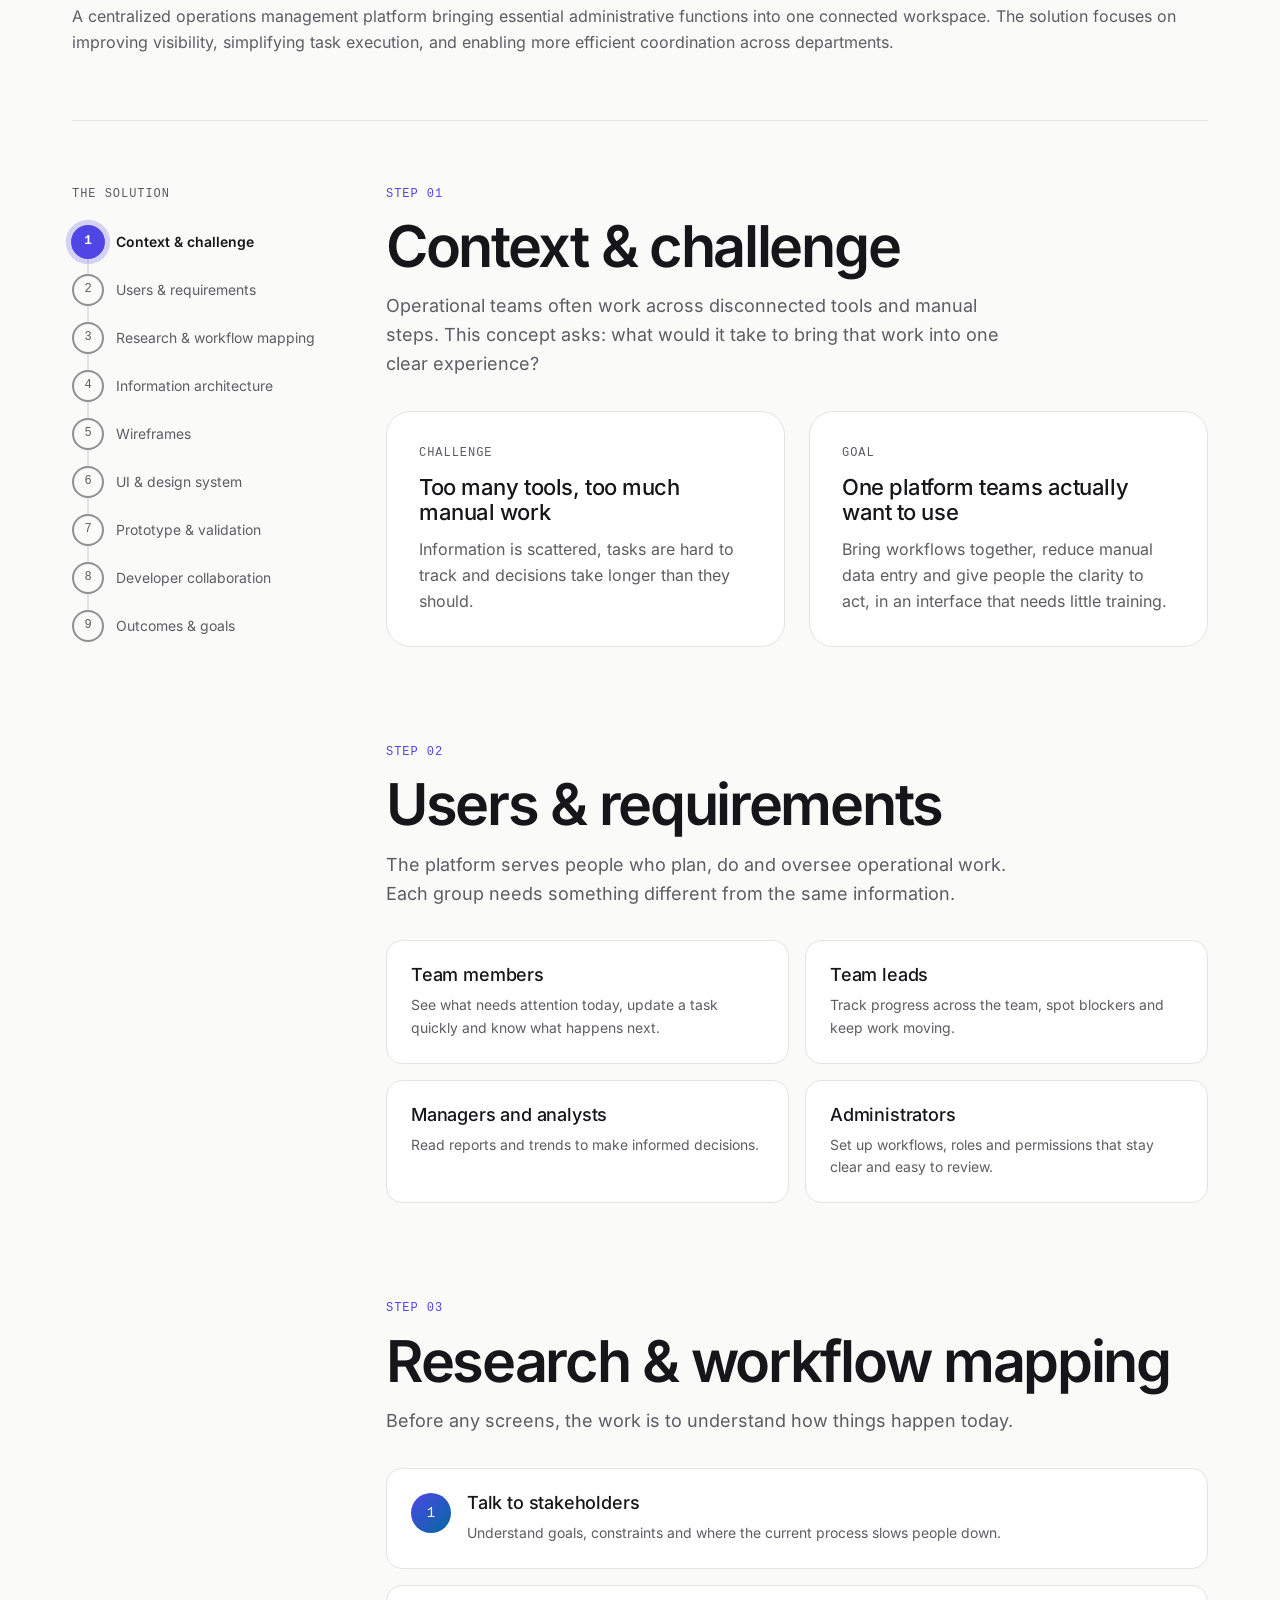
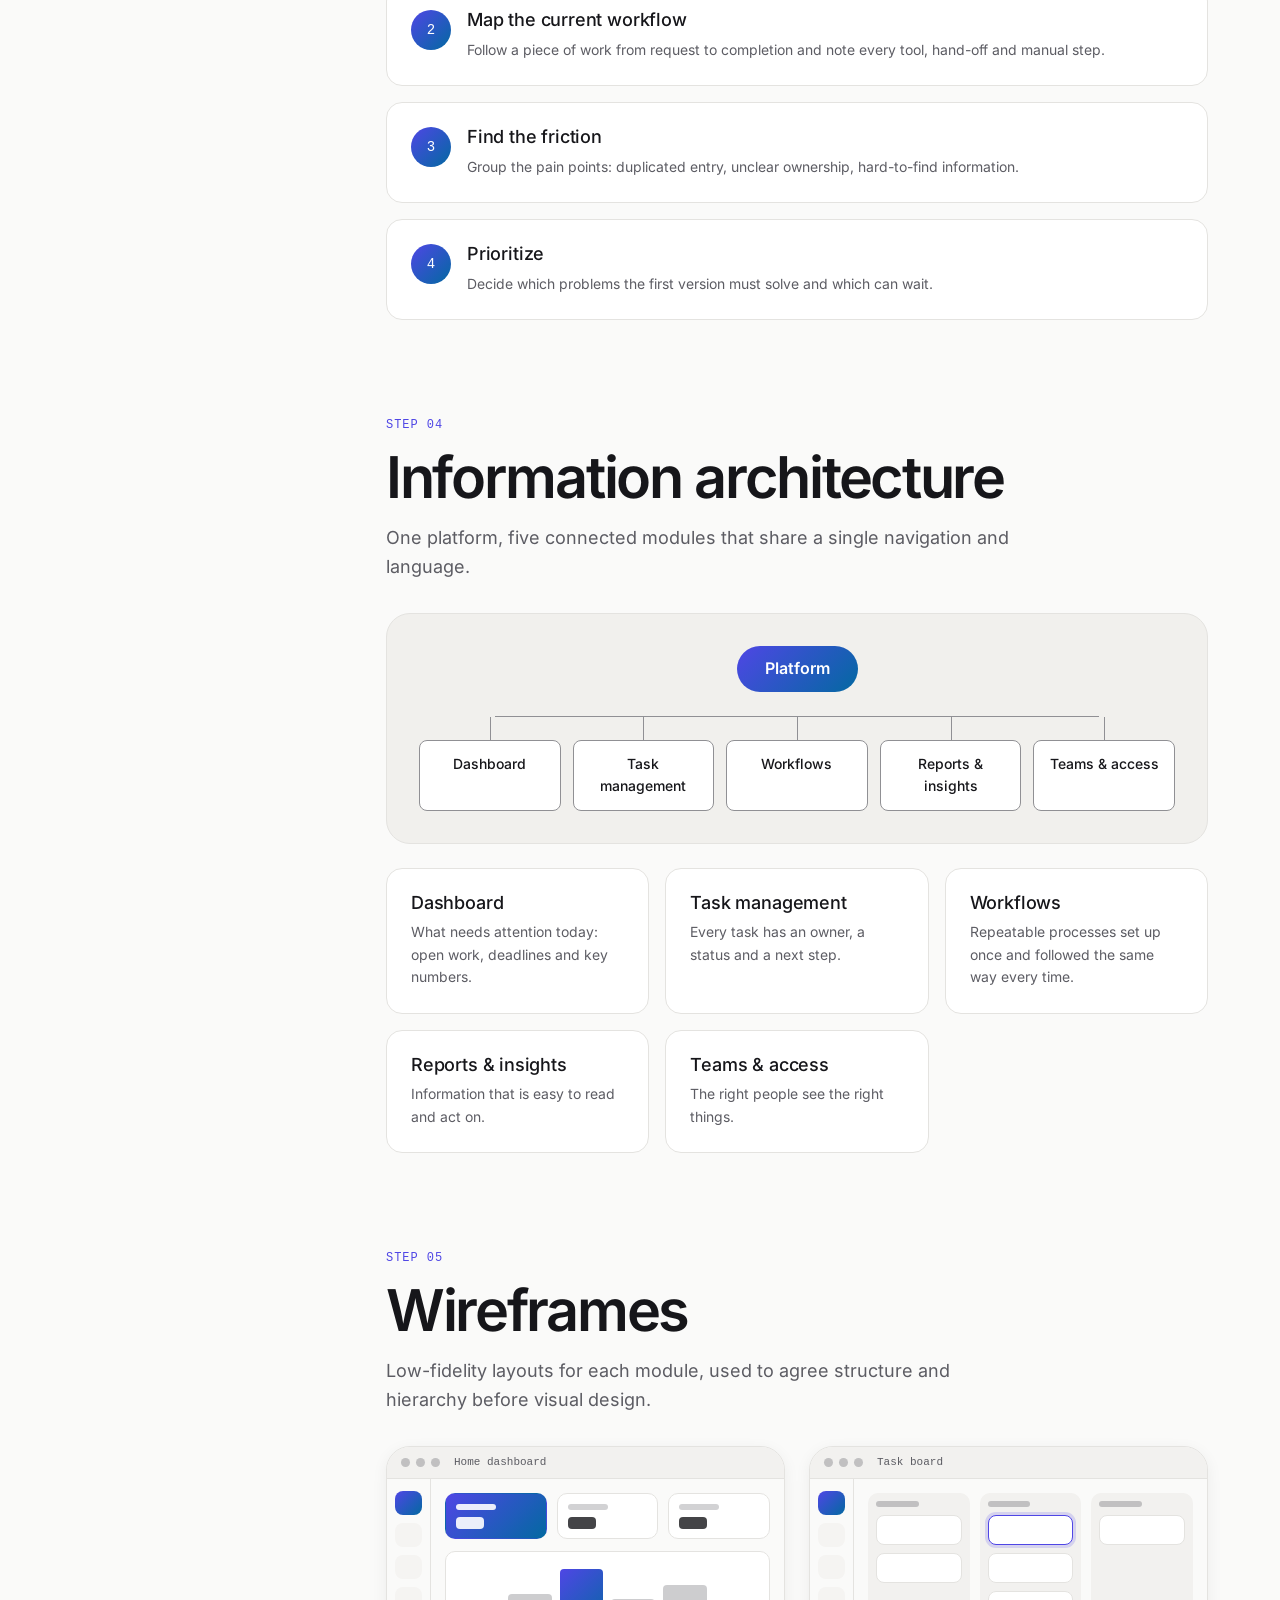
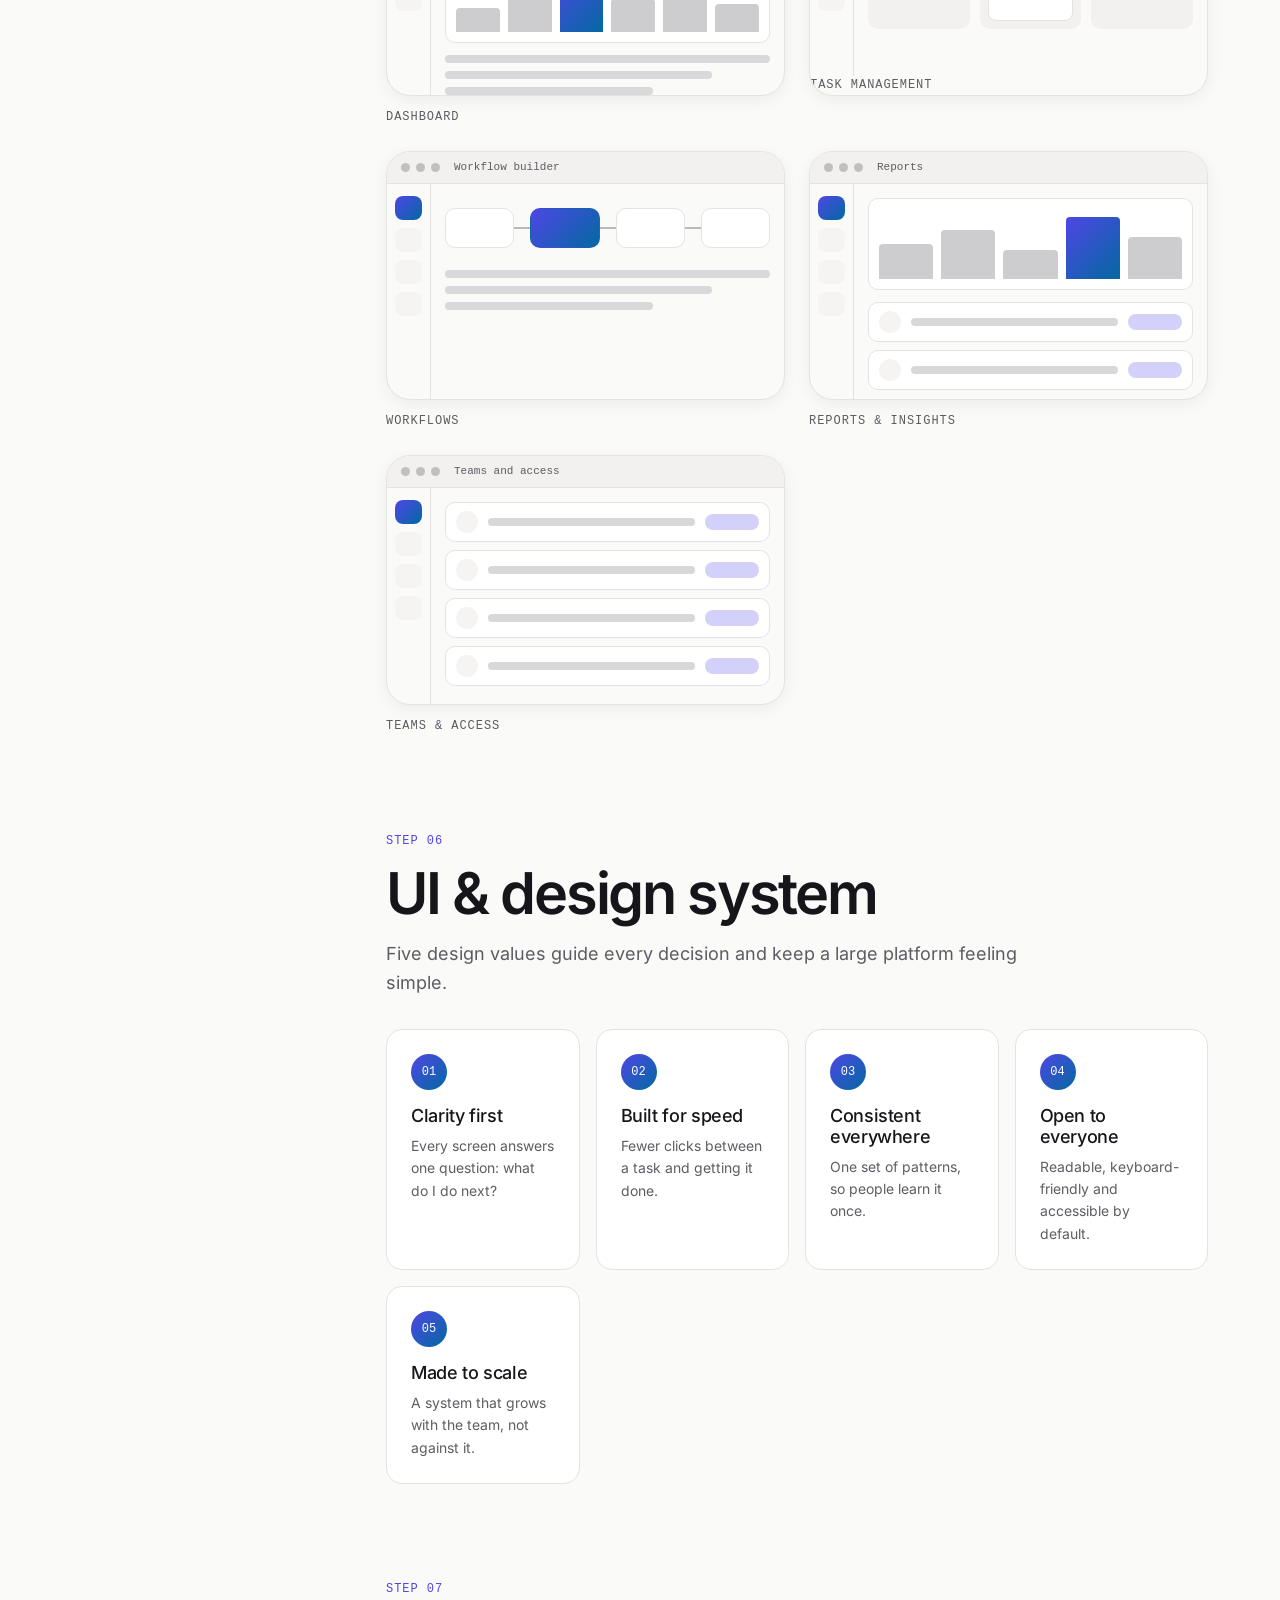
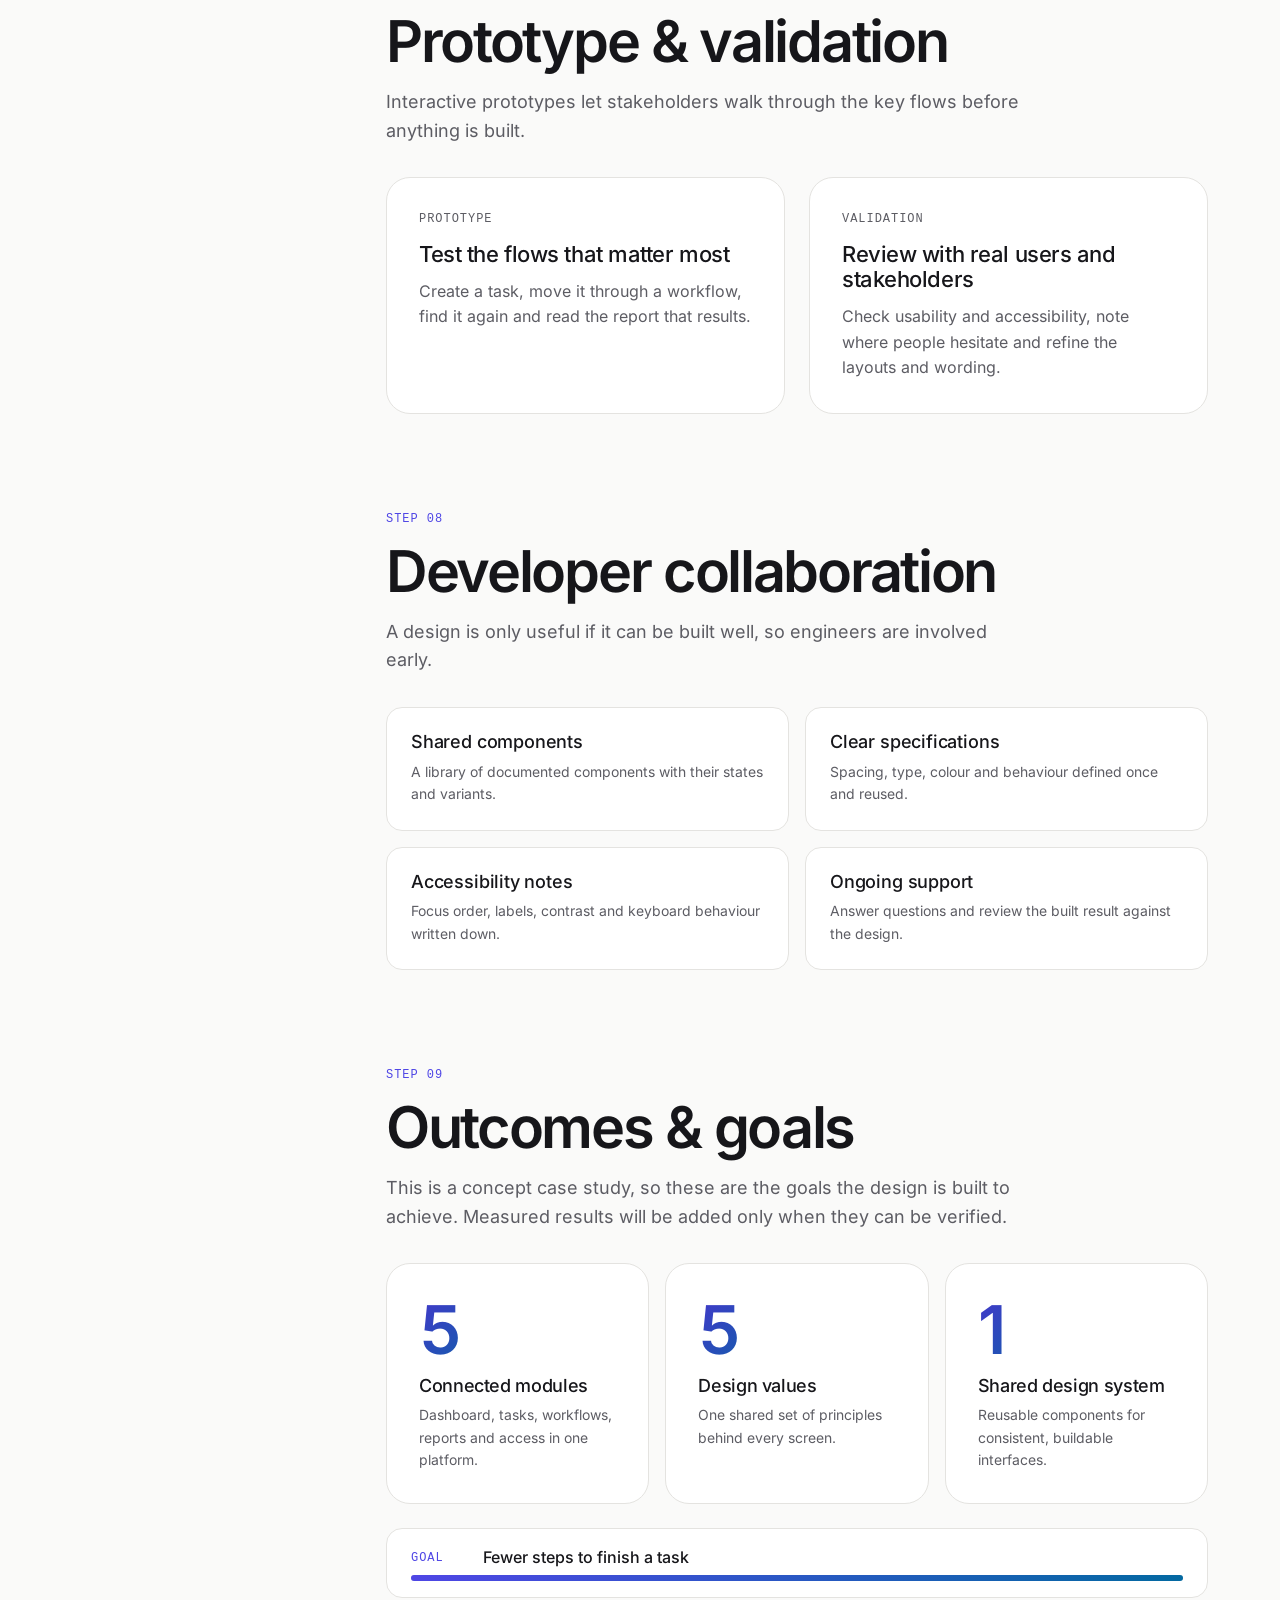
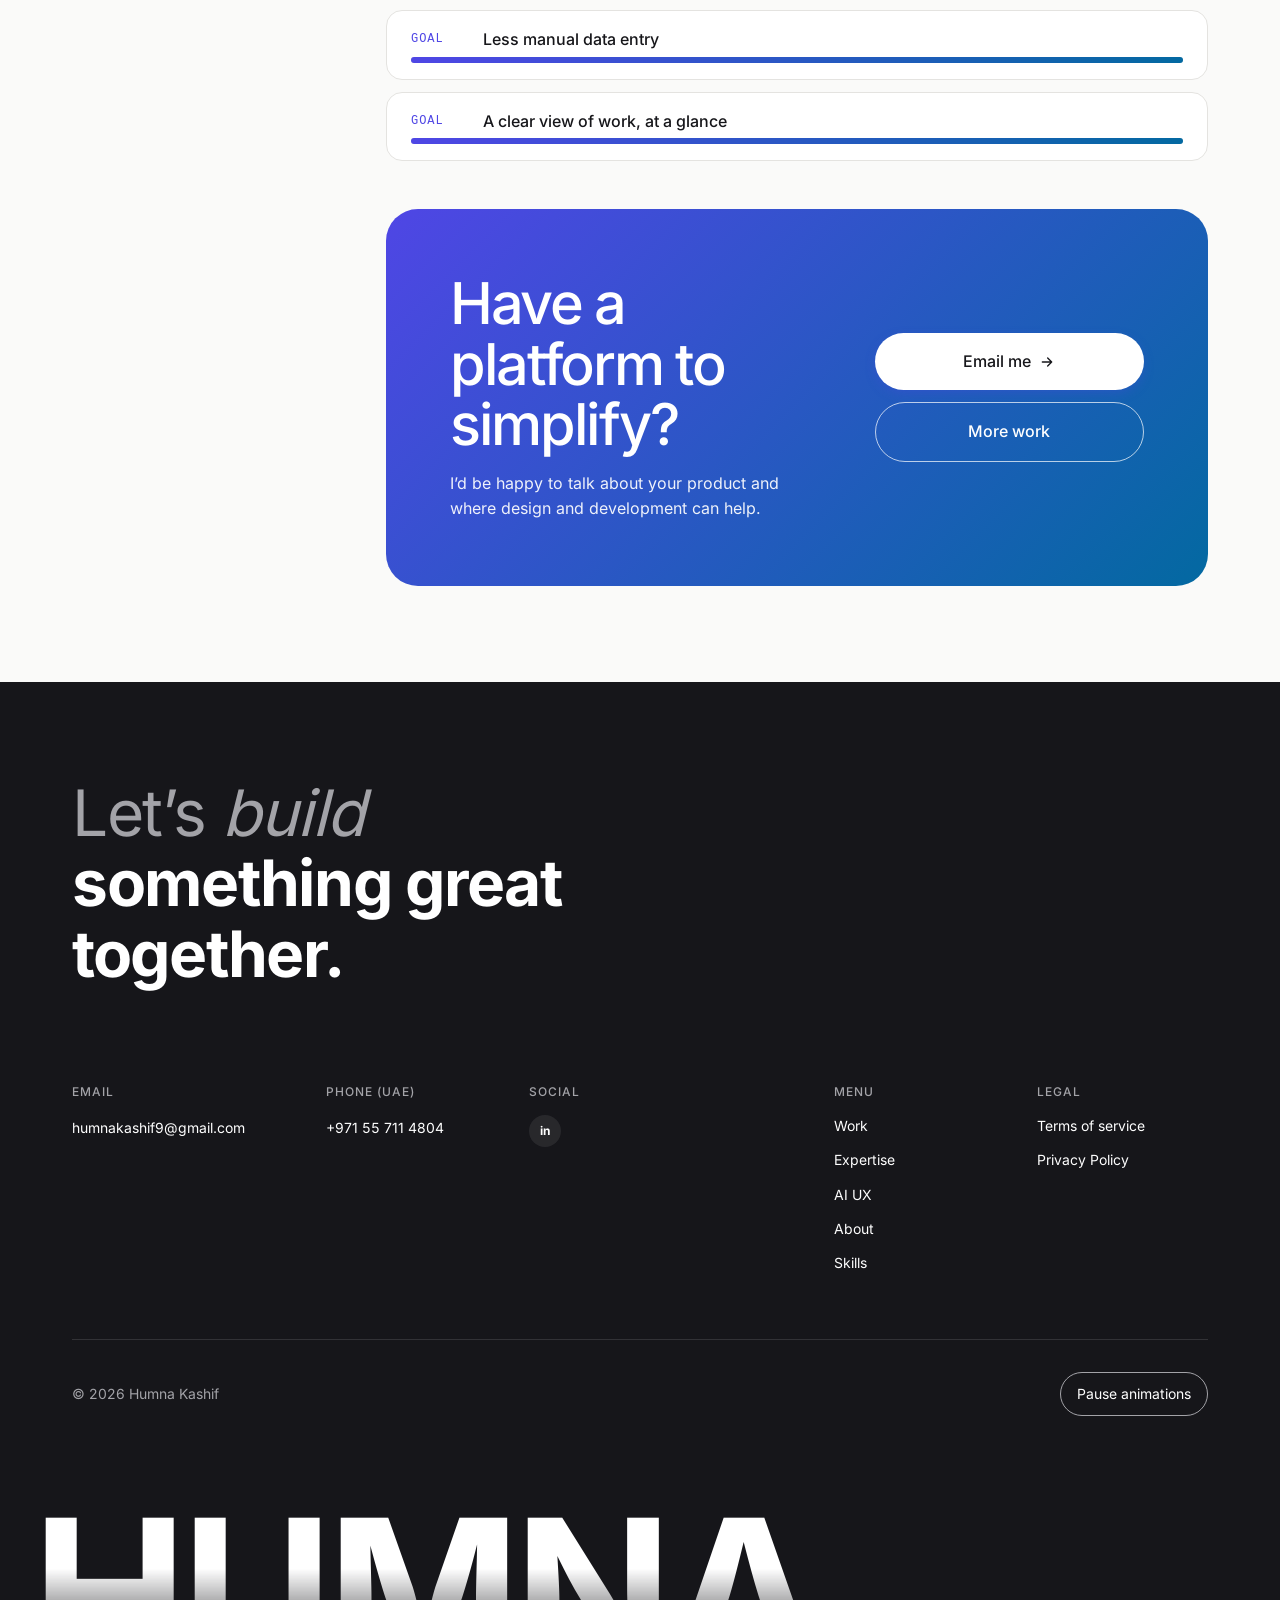
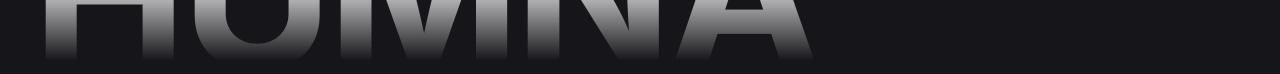
<file: project/operations-management.html>
<!DOCTYPE html>
<html lang="en">
<head>
  <!-- All relative URLs on this page (stylesheets, scripts, the
       content.js-driven image paths, nav anchors) resolve against the
       site root rather than this /project/ subdirectory — lets this
       page reuse the exact same data/content.js image paths as
       index.html without rewriting any of them. -->
  <base href="../" />

  <script>
    (function () {
      try {
        var stored = localStorage.getItem("theme");
        var theme =
          stored || (window.matchMedia("(prefers-color-scheme: dark)").matches ? "dark" : "light");
        document.documentElement.setAttribute("data-theme", theme);
      } catch (e) {
        // localStorage/matchMedia unavailable — fall back silently to
        // the light default already established by :root.
      }
    })();
  </script>

  <meta charset="UTF-8" />
  <meta name="viewport" content="width=device-width, initial-scale=1.0" />
  <title>Operations Management Platform | Humna Kashif</title>
  <meta name="description" content="Concept case study by Humna Kashif: an operations management platform that brings operational workflows into one clear experience, from research and information architecture to wireframes, UI system and developer handoff." />

  <link rel="stylesheet" href="css/variables.css" />
  <link rel="stylesheet" href="css/base.css" />
  <link rel="stylesheet" href="css/fonts.css" />
  <link rel="stylesheet" href="css/navigation.css" />
  <link rel="stylesheet" href="css/case-study.css" />
  <link rel="stylesheet" href="css/contact-slider.css" />
  <link rel="stylesheet" href="css/footer.css" />
  <link rel="stylesheet" href="css/animations.css" />
  <link rel="stylesheet" href="css/copilot.css" />
  <link rel="stylesheet" href="css/system.css" />
  <noscript><style>.cs-goalbar::after{transform:scaleX(1)!important}.reveal-on-scroll{opacity:1!important;transform:none!important}</style></noscript>
  <link rel="stylesheet" href="css/responsive.css" />
</head>
<body>
  <a class="skip-link" href="#main-content">Skip to content</a>

  <!-- ============ NAVIGATION (same markup/behavior as index.html) ============ -->
  <header class="nav" data-nav>
    <div class="nav__inner">
      <a class="nav__logo" href="index.html" aria-label="Humna Kashif — home">
        <span class="nav__logo-avatar"><img src="assets/images/profile-small.webp" alt="" width="36" height="36" /></span>
        <span>Humna Kashif</span>
      </a>

      <nav class="nav__links" data-nav-links aria-label="Primary">
        <ul>
          <li><a href="index.html#projects">Work</a></li>
          <li><a href="index.html#ai-experience">AI UX</a></li>
          <li><a href="index.html#about">About</a></li>
          <li><a href="index.html#skills">Skills</a></li>
        </ul>
      </nav>

      <a class="btn btn--secondary nav__contact" href="index.html#contact">Contact</a>

      <button class="theme-toggle" type="button" data-theme-toggle aria-label="Switch to dark mode">
        <svg class="theme-toggle__icon theme-toggle__icon--sun" viewBox="0 0 24 24" fill="none" aria-hidden="true"><circle cx="12" cy="12" r="4.5" stroke="currentColor" stroke-width="1.75" /><path d="M12 2.5V5M12 19V21.5M4.22 4.22L6 6M18 18L19.78 19.78M2.5 12H5M19 12H21.5M4.22 19.78L6 18M18 6L19.78 4.22" stroke="currentColor" stroke-width="1.75" stroke-linecap="round" /></svg>
        <svg class="theme-toggle__icon theme-toggle__icon--moon" viewBox="0 0 24 24" fill="none" aria-hidden="true"><path d="M20.5 14.2A8.5 8.5 0 1 1 9.8 3.5a7 7 0 0 0 10.7 10.7Z" stroke="currentColor" stroke-width="1.75" stroke-linejoin="round" /></svg>
      </button>

      <div class="nav__more" data-nav-more-wrap>
        <button class="nav__more-trigger" type="button" data-nav-more aria-haspopup="true" aria-expanded="false" aria-label="Open navigation menu">
          <span class="nav__more-dot" aria-hidden="true"></span><span class="nav__more-dot" aria-hidden="true"></span><span class="nav__more-dot" aria-hidden="true"></span>
        </button>
        <div class="nav__more-menu" data-nav-more-menu>
          <ul>
            <li><a href="index.html#projects">Work</a></li>
            <li><a href="index.html#ai-experience">AI UX</a></li>
            <li><a href="index.html#about">About</a></li>
            <li><a href="index.html#skills">Skills</a></li>
          </ul>
          <div class="nav__more-menu-footer"><a class="btn btn--secondary nav__contact" href="index.html#contact">Contact</a></div>
        </div>
      </div>

      <button class="nav__toggle" type="button" data-nav-toggle aria-expanded="false" aria-controls="mobile-menu" aria-label="Open menu"><span class="nav__toggle-bar"></span><span class="nav__toggle-bar"></span></button>
    </div>

    <div id="mobile-menu" class="nav__mobile" data-nav-mobile hidden>
      <ul>
        <li><a href="index.html#projects">Work</a></li>
        <li><a href="index.html#ai-experience">AI UX</a></li>
        <li><a href="index.html#about">About</a></li>
        <li><a href="index.html#skills">Skills</a></li>
        <li><a href="index.html#contact">Contact</a></li>
      </ul>
    </div>
  </header>

  <main id="main-content" class="cs">
    <div class="container">
      <!-- <a class="project-back" href="index.html#projects">
        <svg width="16" height="16" viewBox="0 0 24 24" fill="none" aria-hidden="true"><path d="M19 12H5M11 6l-6 6 6 6" stroke="currentColor" stroke-width="1.75" stroke-linecap="round" stroke-linejoin="round"/></svg>
        Back to Work
      </a> -->

      <header class="cs-hero">
        <a class="cs-hero__kicker" href="index.html#projects">  Back to Work </a>
        <h1 class="cs-hero__title">Operations Management <em>Platform.</em></h1>
        <p class="cs-hero__lead">A unified digital platform designed to simplify complex public-sector workflows, centralize operational data, and improve efficiency across teams.</p>
        <!-- <dl class="cs-meta">
          <div><dt>Project</dt><dd>Operations Management Platform</dd></div>
          <div><dt>Role</dt><dd>Product Designer / UX/UI Designer</dd></div>
          <div><dt>Category</dt><dd>Enterprise / Public sector</dd></div>
          <div><dt>Scope</dt><dd>Web platform, 5 modules</dd></div>
        </dl> -->

        <section class="cs-glance" aria-label="Case study at a glance">
          <article><h2>Challenge</h2><p>Fragmented systems and manual workflows made daily operations complex, reducing productivity, data visibility, and team coordination.</p></article>
          <article><h2>Goal</h2><p>Create a centralized, user-friendly platform that streamlines workflows, improves operational visibility, and simplifies administrative processes.</p></article>
          <article><h2>My Role</h2><p>Led end-to-end product design, translating complex operational requirements into intuitive workflows, scalable dashboards, and user-centered interfaces.</p></article>
          <article><h2>Impact</h2><p>Improved operational efficiency with 35% faster task resolution, 40% fewer data entry errors, and 90% user adoption within three months.</p></article>
        </section>
        <div class="cs-stage reveal-on-scroll">
          <div class="wf reveal-on-scroll" role="img" aria-label="Wireframe of the platform's home dashboard"><div class="wf__bar" aria-hidden="true"><i></i><i></i><i></i><b>Home dashboard</b></div><div class="wf__body"><div class="wf__side" aria-hidden="true"><i></i><i></i><i></i><i></i></div><div class="wf__main"><div class="wf__stats"><span class="wf__stat wf__stat--hi"></span><span class="wf__stat"></span><span class="wf__stat"></span></div><div class="wf__chart"><i style="--h:35%"></i><i style="--h:55%"></i><i class="is-hi" style="--h:90%"></i><i style="--h:48%"></i><i style="--h:68%"></i><i style="--h:40%"></i></div><div class="wf__lines"><i></i><i></i><i></i></div></div></div></div>
        </div>
      </header>

     
                <h2 class="timeline__company">The Solution</h2>
               <br/>
                <p class="timeline__text">A centralized operations management platform bringing essential administrative functions into one connected workspace. The solution focuses on improving visibility, simplifying task execution, and enabling more efficient coordination across departments.</p>


      <div class="cs-layout">
        <nav class="cs-stepper" aria-label="The Solution" data-stepper>
          <p class="cs-stepper__title">The Solution</p>
          <span class="cs-stepper__rail" aria-hidden="true"><span class="cs-stepper__fill" data-stepper-fill></span></span>
          <ol><li><a href="#context" data-step-link="context"><span class="cs-stepper__dot" aria-hidden="true">1</span><span class="cs-stepper__label">Context &amp; challenge</span></a></li><li><a href="#users" data-step-link="users"><span class="cs-stepper__dot" aria-hidden="true">2</span><span class="cs-stepper__label">Users &amp; requirements</span></a></li><li><a href="#research" data-step-link="research"><span class="cs-stepper__dot" aria-hidden="true">3</span><span class="cs-stepper__label">Research &amp; workflow mapping</span></a></li><li><a href="#ia" data-step-link="ia"><span class="cs-stepper__dot" aria-hidden="true">4</span><span class="cs-stepper__label">Information architecture</span></a></li><li><a href="#wireframes" data-step-link="wireframes"><span class="cs-stepper__dot" aria-hidden="true">5</span><span class="cs-stepper__label">Wireframes</span></a></li><li><a href="#ui" data-step-link="ui"><span class="cs-stepper__dot" aria-hidden="true">6</span><span class="cs-stepper__label">UI &amp; design system</span></a></li><li><a href="#prototype" data-step-link="prototype"><span class="cs-stepper__dot" aria-hidden="true">7</span><span class="cs-stepper__label">Prototype &amp; validation</span></a></li><li><a href="#handoff" data-step-link="handoff"><span class="cs-stepper__dot" aria-hidden="true">8</span><span class="cs-stepper__label">Developer collaboration</span></a></li><li><a href="#outcomes" data-step-link="outcomes"><span class="cs-stepper__dot" aria-hidden="true">9</span><span class="cs-stepper__label">Outcomes &amp; goals</span></a></li></ol>
        </nav>
        <div class="cs-steps">
        <section id="context" class="cs-step" data-step="context" aria-labelledby="context-title">
          <p class="cs-chapter__num">Step 01</p>
          <h4 id="context-title" class="cs-step__title">Context & challenge</h4>
          <p class="cs-step__lead">Operational teams often work across disconnected tools and manual steps. This concept asks: what would it take to bring that work into one clear experience?</p>
          <div class="cs-pair"><article class="cs-card reveal-on-scroll"><p class="cs-card__label">Challenge</p><h3>Too many tools, too much manual work</h3><p>Information is scattered, tasks are hard to track and decisions take longer than they should.</p></article><article class="cs-card reveal-on-scroll"><p class="cs-card__label">Goal</p><h3>One platform teams actually want to use</h3><p>Bring workflows together, reduce manual data entry and give people the clarity to act, in an interface that needs little training.</p></article></div>
        </section>
        <section id="users" class="cs-step" data-step="users" aria-labelledby="users-title">
          <p class="cs-chapter__num">Step 02</p>
          <h2 id="users-title" class="cs-step__title">Users & requirements</h2>
          <p class="cs-step__lead">The platform serves people who plan, do and oversee operational work. Each group needs something different from the same information.</p>
          <ul class="cs-reqs"><li class="reveal-on-scroll"><h3>Team members</h3><p>See what needs attention today, update a task quickly and know what happens next.</p></li><li class="reveal-on-scroll"><h3>Team leads</h3><p>Track progress across the team, spot blockers and keep work moving.</p></li><li class="reveal-on-scroll"><h3>Managers and analysts</h3><p>Read reports and trends to make informed decisions.</p></li><li class="reveal-on-scroll"><h3>Administrators</h3><p>Set up workflows, roles and permissions that stay clear and easy to review.</p></li></ul>
        </section>
        <section id="research" class="cs-step" data-step="research" aria-labelledby="research-title">
          <p class="cs-chapter__num">Step 03</p>
          <h2 id="research-title" class="cs-step__title">Research & workflow mapping</h2>
          <p class="cs-step__lead">Before any screens, the work is to understand how things happen today.</p>
          <ol class="cs-process"><li class="reveal-on-scroll"><span>1</span><div><h3>Talk to stakeholders</h3><p>Understand goals, constraints and where the current process slows people down.</p></div></li><li class="reveal-on-scroll"><span>2</span><div><h3>Map the current workflow</h3><p>Follow a piece of work from request to completion and note every tool, hand-off and manual step.</p></div></li><li class="reveal-on-scroll"><span>3</span><div><h3>Find the friction</h3><p>Group the pain points: duplicated entry, unclear ownership, hard-to-find information.</p></div></li><li class="reveal-on-scroll"><span>4</span><div><h3>Prioritize</h3><p>Decide which problems the first version must solve and which can wait.</p></div></li></ol>
        </section>
        <section id="ia" class="cs-step" data-step="ia" aria-labelledby="ia-title">
          <p class="cs-chapter__num">Step 04</p>
          <h2 id="ia-title" class="cs-step__title">Information architecture</h2>
          <p class="cs-step__lead">One platform, five connected modules that share a single navigation and language.</p>
          <div class="cs-ia reveal-on-scroll" role="img" aria-label="Information architecture: Platform home leads to Dashboard, Task management, Workflows, Reports and insights, and Teams and access">
            <div class="cs-ia__root">Platform</div>
            <ul class="cs-ia__branches"><li>Dashboard</li><li>Task management</li><li>Workflows</li><li>Reports &amp; insights</li><li>Teams &amp; access</li></ul>
          </div>
          <ul class="cs-modlist"><li class="reveal-on-scroll"><h3>Dashboard</h3><p>What needs attention today: open work, deadlines and key numbers.</p></li><li class="reveal-on-scroll"><h3>Task management</h3><p>Every task has an owner, a status and a next step.</p></li><li class="reveal-on-scroll"><h3>Workflows</h3><p>Repeatable processes set up once and followed the same way every time.</p></li><li class="reveal-on-scroll"><h3>Reports & insights</h3><p>Information that is easy to read and act on.</p></li><li class="reveal-on-scroll"><h3>Teams & access</h3><p>The right people see the right things.</p></li></ul>
        </section>
        <section id="wireframes" class="cs-step" data-step="wireframes" aria-labelledby="wireframes-title">
          <p class="cs-chapter__num">Step 05</p>
          <h2 id="wireframes-title" class="cs-step__title">Wireframes</h2>
          <p class="cs-step__lead">Low-fidelity layouts for each module, used to agree structure and hierarchy before visual design.</p>
          <div class="cs-wfgrid"><figure class="cs-wffig"><div class="wf reveal-on-scroll" role="img" aria-label="Wireframe of the platform's home dashboard"><div class="wf__bar" aria-hidden="true"><i></i><i></i><i></i><b>Home dashboard</b></div><div class="wf__body"><div class="wf__side" aria-hidden="true"><i></i><i></i><i></i><i></i></div><div class="wf__main"><div class="wf__stats"><span class="wf__stat wf__stat--hi"></span><span class="wf__stat"></span><span class="wf__stat"></span></div><div class="wf__chart"><i style="--h:35%"></i><i style="--h:55%"></i><i class="is-hi" style="--h:90%"></i><i style="--h:48%"></i><i style="--h:68%"></i><i style="--h:40%"></i></div><div class="wf__lines"><i></i><i></i><i></i></div></div></div></div><figcaption>Dashboard</figcaption></figure><figure class="cs-wffig"><div class="wf reveal-on-scroll" role="img" aria-label="Wireframe of the task board"><div class="wf__bar" aria-hidden="true"><i></i><i></i><i></i><b>Task board</b></div><div class="wf__body"><div class="wf__side" aria-hidden="true"><i></i><i></i><i></i><i></i></div><div class="wf__main"><div class="wf__cols"><div class="wf__col"><b></b><span class="wf__task"></span><span class="wf__task"></span></div><div class="wf__col"><b></b><span class="wf__task is-hi"></span><span class="wf__task"></span><span class="wf__task"></span></div><div class="wf__col"><b></b><span class="wf__task"></span></div></div></div></div><figcaption>Task management</figcaption></figure><figure class="cs-wffig"><div class="wf reveal-on-scroll" role="img" aria-label="Wireframe of the workflow builder"><div class="wf__bar" aria-hidden="true"><i></i><i></i><i></i><b>Workflow builder</b></div><div class="wf__body"><div class="wf__side" aria-hidden="true"><i></i><i></i><i></i><i></i></div><div class="wf__main"><div class="wf__flow"><span class="wf__node"></span><span class="wf__link"></span><span class="wf__node is-hi"></span><span class="wf__link"></span><span class="wf__node"></span><span class="wf__link"></span><span class="wf__node"></span></div><div class="wf__lines"><i></i><i></i><i></i></div></div></div></div><figcaption>Workflows</figcaption></figure><figure class="cs-wffig"><div class="wf reveal-on-scroll" role="img" aria-label="Wireframe of the reports view"><div class="wf__bar" aria-hidden="true"><i></i><i></i><i></i><b>Reports</b></div><div class="wf__body"><div class="wf__side" aria-hidden="true"><i></i><i></i><i></i><i></i></div><div class="wf__main"><div class="wf__chart"><i style="--h:50%"></i><i style="--h:70%"></i><i style="--h:42%"></i><i class="is-hi" style="--h:88%"></i><i style="--h:60%"></i></div><div class="wf__rows"><span class="wf__row"><i></i><em></em></span><span class="wf__row"><i></i><em></em></span></div></div></div></div><figcaption>Reports &amp; insights</figcaption></figure><figure class="cs-wffig"><div class="wf reveal-on-scroll" role="img" aria-label="Wireframe of the team and access view"><div class="wf__bar" aria-hidden="true"><i></i><i></i><i></i><b>Teams and access</b></div><div class="wf__body"><div class="wf__side" aria-hidden="true"><i></i><i></i><i></i><i></i></div><div class="wf__main"><div class="wf__rows"><span class="wf__row"><i></i><em></em></span><span class="wf__row"><i></i><em></em></span><span class="wf__row"><i></i><em></em></span><span class="wf__row"><i></i><em></em></span></div></div></div></div><figcaption>Teams &amp; access</figcaption></figure></div>
        </section>
        <section id="ui" class="cs-step" data-step="ui" aria-labelledby="ui-title">
          <p class="cs-chapter__num">Step 06</p>
          <h2 id="ui-title" class="cs-step__title">UI & design system</h2>
          <p class="cs-step__lead">Five design values guide every decision and keep a large platform feeling simple.</p>
          <ul class="cs-values"><li class="cs-value reveal-on-scroll"><span class="cs-value__num">01</span><h3>Clarity first</h3><p>Every screen answers one question: what do I do next?</p></li><li class="cs-value reveal-on-scroll"><span class="cs-value__num">02</span><h3>Built for speed</h3><p>Fewer clicks between a task and getting it done.</p></li><li class="cs-value reveal-on-scroll"><span class="cs-value__num">03</span><h3>Consistent everywhere</h3><p>One set of patterns, so people learn it once.</p></li><li class="cs-value reveal-on-scroll"><span class="cs-value__num">04</span><h3>Open to everyone</h3><p>Readable, keyboard-friendly and accessible by default.</p></li><li class="cs-value reveal-on-scroll"><span class="cs-value__num">05</span><h3>Made to scale</h3><p>A system that grows with the team, not against it.</p></li></ul>
        </section>
        <section id="prototype" class="cs-step" data-step="prototype" aria-labelledby="prototype-title">
          <p class="cs-chapter__num">Step 07</p>
          <h2 id="prototype-title" class="cs-step__title">Prototype & validation</h2>
          <p class="cs-step__lead">Interactive prototypes let stakeholders walk through the key flows before anything is built.</p>
          <div class="cs-pair"><article class="cs-card reveal-on-scroll"><p class="cs-card__label">Prototype</p><h3>Test the flows that matter most</h3><p>Create a task, move it through a workflow, find it again and read the report that results.</p></article><article class="cs-card reveal-on-scroll"><p class="cs-card__label">Validation</p><h3>Review with real users and stakeholders</h3><p>Check usability and accessibility, note where people hesitate and refine the layouts and wording.</p></article></div>
        </section>
        <section id="handoff" class="cs-step" data-step="handoff" aria-labelledby="handoff-title">
          <p class="cs-chapter__num">Step 08</p>
          <h2 id="handoff-title" class="cs-step__title">Developer collaboration</h2>
          <p class="cs-step__lead">A design is only useful if it can be built well, so engineers are involved early.</p>
          <ul class="cs-reqs"><li class="reveal-on-scroll"><h3>Shared components</h3><p>A library of documented components with their states and variants.</p></li><li class="reveal-on-scroll"><h3>Clear specifications</h3><p>Spacing, type, colour and behaviour defined once and reused.</p></li><li class="reveal-on-scroll"><h3>Accessibility notes</h3><p>Focus order, labels, contrast and keyboard behaviour written down.</p></li><li class="reveal-on-scroll"><h3>Ongoing support</h3><p>Answer questions and review the built result against the design.</p></li></ul>
        </section>
        <section id="outcomes" class="cs-step" data-step="outcomes" aria-labelledby="outcomes-title">
          <p class="cs-chapter__num">Step 09</p>
          <h2 id="outcomes-title" class="cs-step__title">Outcomes & goals</h2>
          <p class="cs-step__lead">This is a concept case study, so these are the goals the design is built to achieve. Measured results will be added only when they can be verified.</p>
          <div class="cs-goals" aria-label="Design goals">
            <div class="cs-goal reveal-on-scroll"><p class="cs-goal__num"><span data-count="5">5</span></p><h3>Connected modules</h3><p>Dashboard, tasks, workflows, reports and access in one platform.</p></div>
            <div class="cs-goal reveal-on-scroll"><p class="cs-goal__num"><span data-count="5">5</span></p><h3>Design values</h3><p>One shared set of principles behind every screen.</p></div>
            <div class="cs-goal reveal-on-scroll"><p class="cs-goal__num"><span data-count="1">1</span></p><h3>Shared design system</h3><p>Reusable components for consistent, buildable interfaces.</p></div>
          </div>
          <ul class="cs-goalbars">
            <li class="reveal-on-scroll"><span>Goal</span><strong>Fewer steps to finish a task</strong><i class="cs-goalbar" aria-hidden="true"></i></li>
            <li class="reveal-on-scroll"><span>Goal</span><strong>Less manual data entry</strong><i class="cs-goalbar" aria-hidden="true"></i></li>
            <li class="reveal-on-scroll"><span>Goal</span><strong>A clear view of work, at a glance</strong><i class="cs-goalbar" aria-hidden="true"></i></li>
          </ul>
          <div class="cs-outcome reveal-on-scroll">
            <div>
              <h2>Have a platform to simplify?</h2>
              <p>I’d be happy to talk about your product and where design and development can help.</p>
            </div>
            <div class="cs-outcome__actions">
              <a class="btn btn--primary" href="mailto:humnakashif9@gmail.com">Email me <svg width="16" height="16" viewBox="0 0 24 24" fill="none" aria-hidden="true"><path d="M5 12h14M13 6l6 6-6 6" stroke="currentColor" stroke-width="2" stroke-linecap="round" stroke-linejoin="round"/></svg></a>
              <a class="btn btn--secondary" href="index.html#projects">More work</a>
            </div>
          </div>
        </section>
        </div>
      </div>
    </div>
  </main>

  <!-- ============ FOOTER (same markup as index.html) ============ -->
  <footer class="footer">
    <div class="container">
      <p class="footer__statement heading-duo">
        <span class="heading-duo__muted"><span>Let’s</span> <span class="footer__cycling-word" data-footer-cycling-word data-words="design|build|improve">design</span></span>
        <span class="heading-duo__bold">something great together.</span>
      </p>
      <div class="footer__columns" data-footer-columns>
        <div class="footer__column"><h2 class="footer__column-heading">Email</h2><a href="mailto:humnakashif9@gmail.com">humnakashif9@gmail.com</a></div>
        <div class="footer__column"><h2 class="footer__column-heading">Phone (UAE)</h2><a href="tel:+971557114804">+971 55 711 4804</a></div>
        <div class="footer__column"><h2 class="footer__column-heading">Social</h2>
          <ul class="footer__social" data-footer-social><li><a class="footer__social-link" href="https://linkedin.com/in/humna-kashif" target="_blank" rel="noopener" aria-label="LinkedIn"><span aria-hidden="true" style="font-weight:700;font-size:12px;letter-spacing:-.02em">in</span></a></li></ul>
        </div>
        <div class="footer__column"><h2 class="footer__column-heading">Menu</h2><ul><li><a href="index.html#projects">Work</a></li><li><a href="index.html#expertise">Expertise</a></li><li><a href="index.html#ai-experience">AI UX</a></li><li><a href="index.html#about">About</a></li><li><a href="index.html#skills">Skills</a></li></ul></div>
        <div class="footer__column"><h2 class="footer__column-heading">Legal</h2><ul><li><a href="terms.html">Terms of service</a></li><li><a href="privacy-policy.html">Privacy Policy</a></li></ul></div>
      </div>
      <div class="footer__bottom">
        <p class="footer__copyright">© 2026 Humna Kashif</p>
        <button class="motion-toggle" type="button" data-motion-toggle aria-pressed="false">Pause animations</button>
      </div>
    </div>
    <p class="footer__wordmark" aria-hidden="true">HUMNA</p>
  </footer>

  <!-- ============ AI COPILOT (same markup as index.html) ============ -->
  <div class="copilot" data-copilot>
    <button
      class="copilot-launcher"
      type="button"
      data-copilot-launcher
      aria-haspopup="dialog"
      aria-expanded="false"
      aria-controls="copilot-panel"
    >
      <span class="copilot-launcher__icon" aria-hidden="true">
        <svg width="12" height="12" viewBox="0 0 24 24" fill="currentColor">
          <path d="M12 2l1.8 6.2L20 10l-6.2 1.8L12 18l-1.8-6.2L4 10l6.2-1.8L12 2z" />
        </svg>
      </span>
      <span data-copilot-launcher-label>Ask my AI</span>
    </button>

    <div
      class="copilot-panel"
      id="copilot-panel"
      role="dialog"
      aria-modal="true"
      aria-labelledby="copilot-panel-title"
      data-copilot-panel
      hidden
    >
      <header class="copilot-panel__header">
        <div>
          <p class="copilot-panel__title" id="copilot-panel-title" data-copilot-title>AI Copilot</p>
          <p class="copilot-panel__status" data-copilot-status>Ask about the work</p>
        </div>
        <button class="copilot-panel__close" type="button" data-copilot-close aria-label="Close AI Copilot">
          <svg width="16" height="16" viewBox="0 0 24 24" fill="none">
            <path d="M6 6l12 12M18 6L6 18" stroke="currentColor" stroke-width="1.75" stroke-linecap="round" />
          </svg>
        </button>
      </header>

      <div class="copilot-panel__body" data-copilot-body aria-live="polite">
        <!-- Rendered from data/content.js by js/copilot.js -->
      </div>

      <form class="copilot-panel__input-row" data-copilot-form>
        <textarea
          class="copilot-panel__input"
          data-copilot-input
          rows="1"
          placeholder="Ask me anything about the work..."
          aria-label="Ask the AI Copilot a question"
        ></textarea>
        <button class="copilot-panel__send" type="submit" data-copilot-send aria-label="Send message">
          <svg width="16" height="16" viewBox="0 0 24 24" fill="none">
            <path d="M12 19V5M5 12l7-7 7 7" stroke="currentColor" stroke-width="1.75" stroke-linecap="round" stroke-linejoin="round" />
          </svg>
        </button>
      </form>
    </div>
  </div>

  <script src="data/content.js"></script>
  <script src="js/a11y-utils.js" defer></script>
  <script src="js/theme.js" defer></script>
  <script src="js/navigation.js" defer></script>
  <script src="js/contact-slider.js" defer></script>
  <script src="js/case-study.js" defer></script>
  <script src="js/animations.js" defer></script>
  <script src="js/copilot.js" defer></script>
  <script src="js/motion.js" defer></script>
  <script src="js/main.js" defer></script>
</body>
</html>
</file>
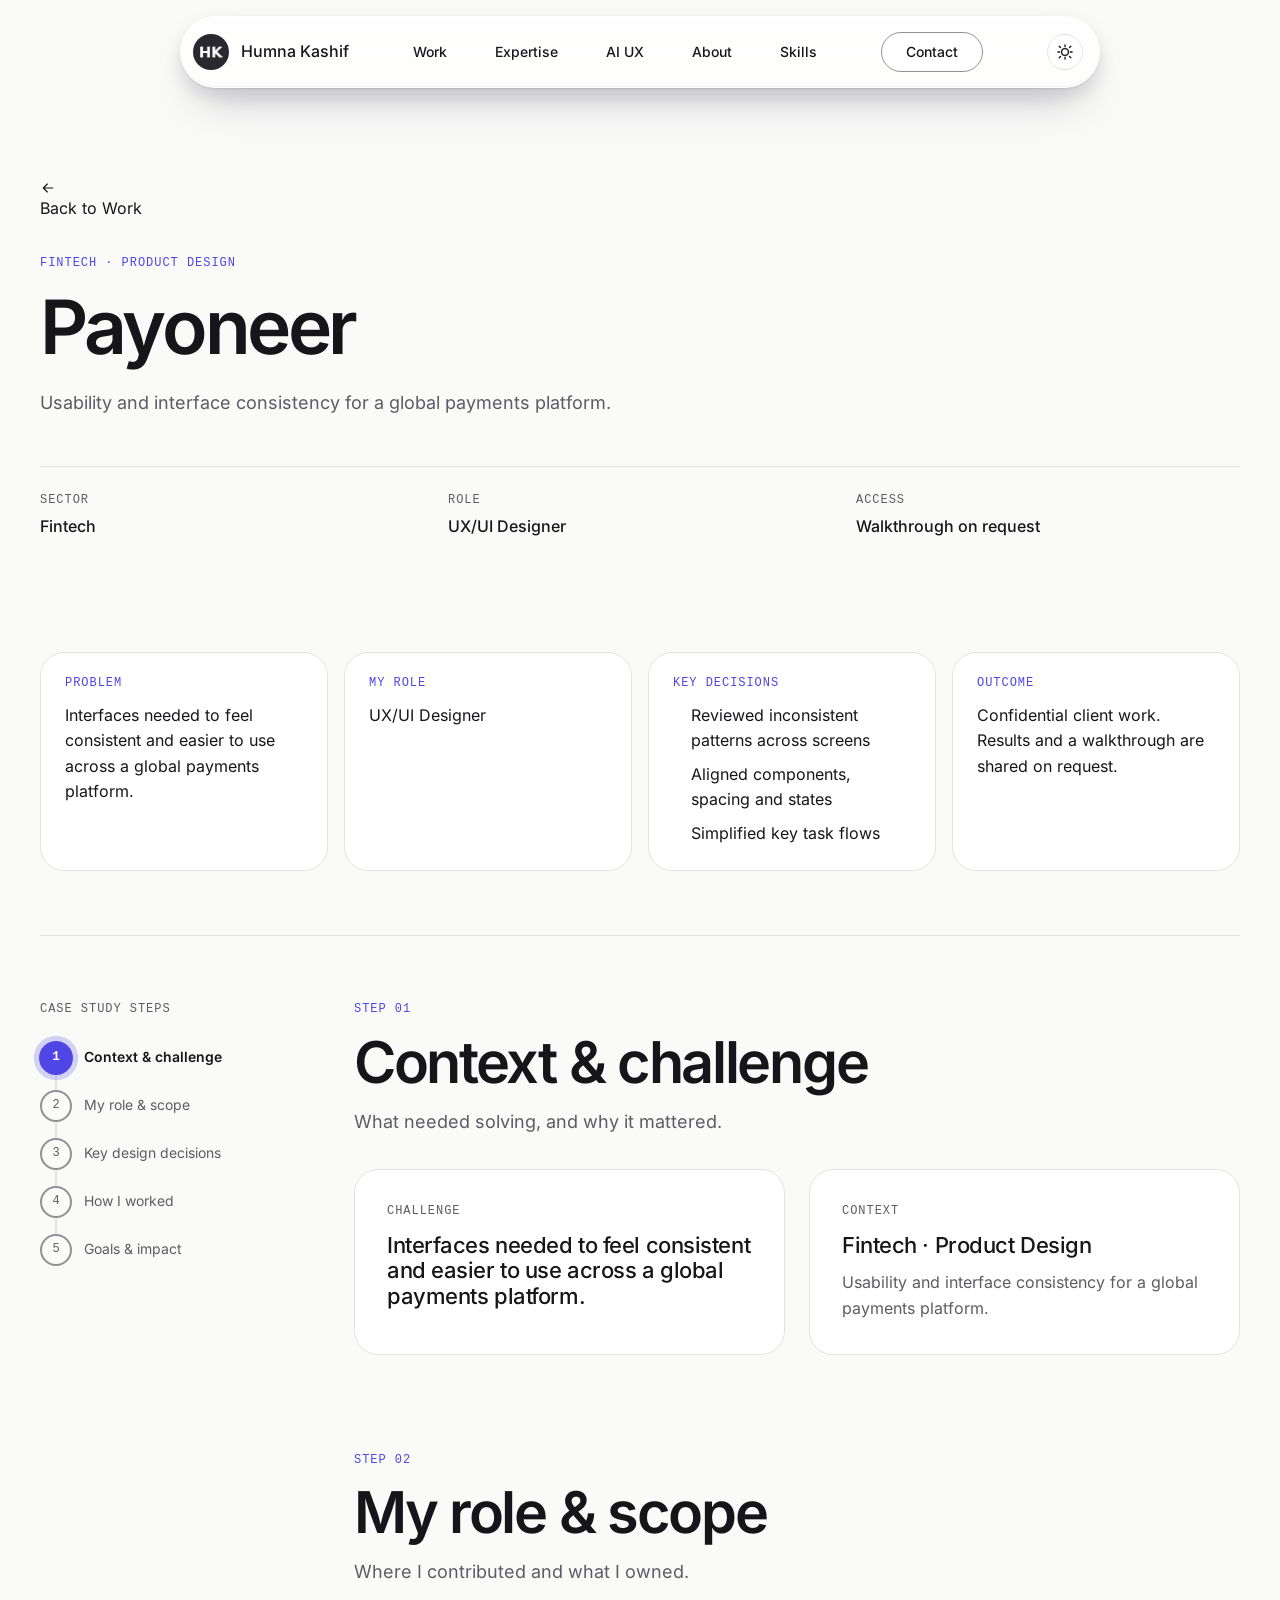
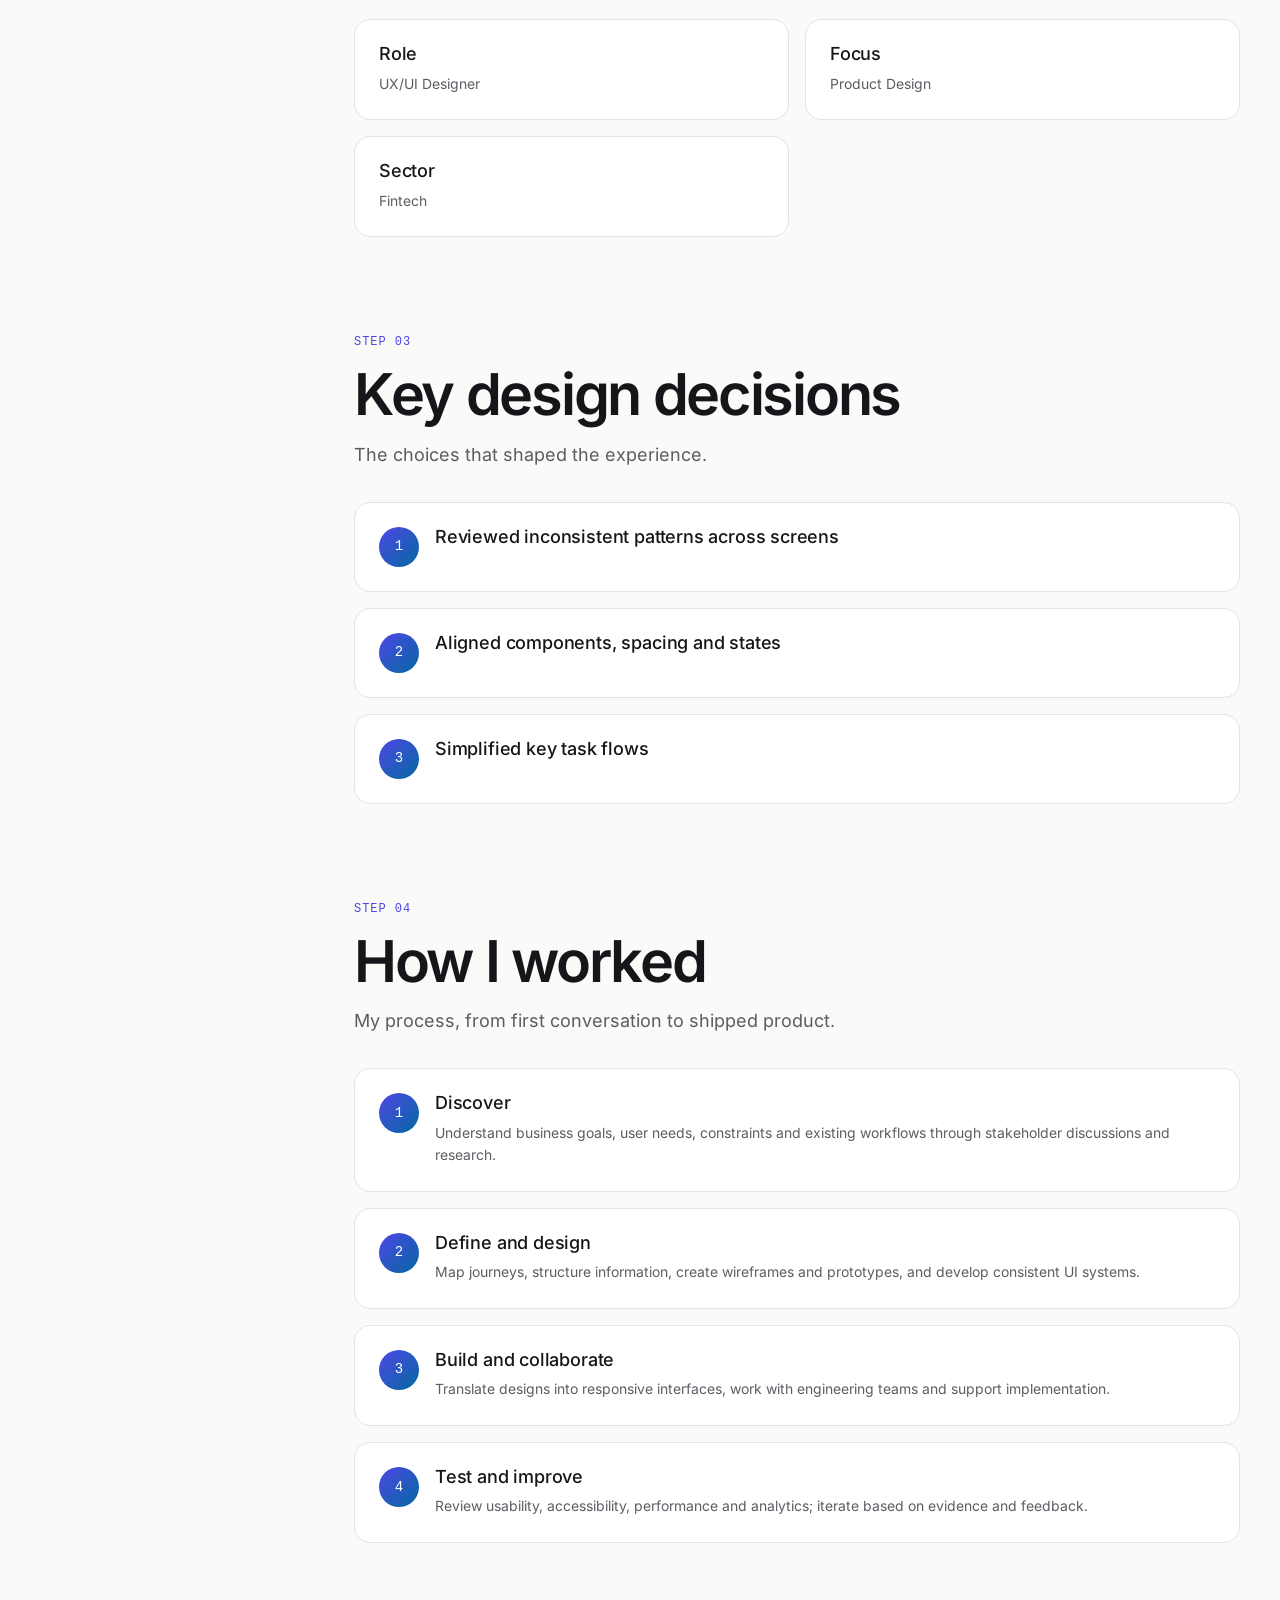
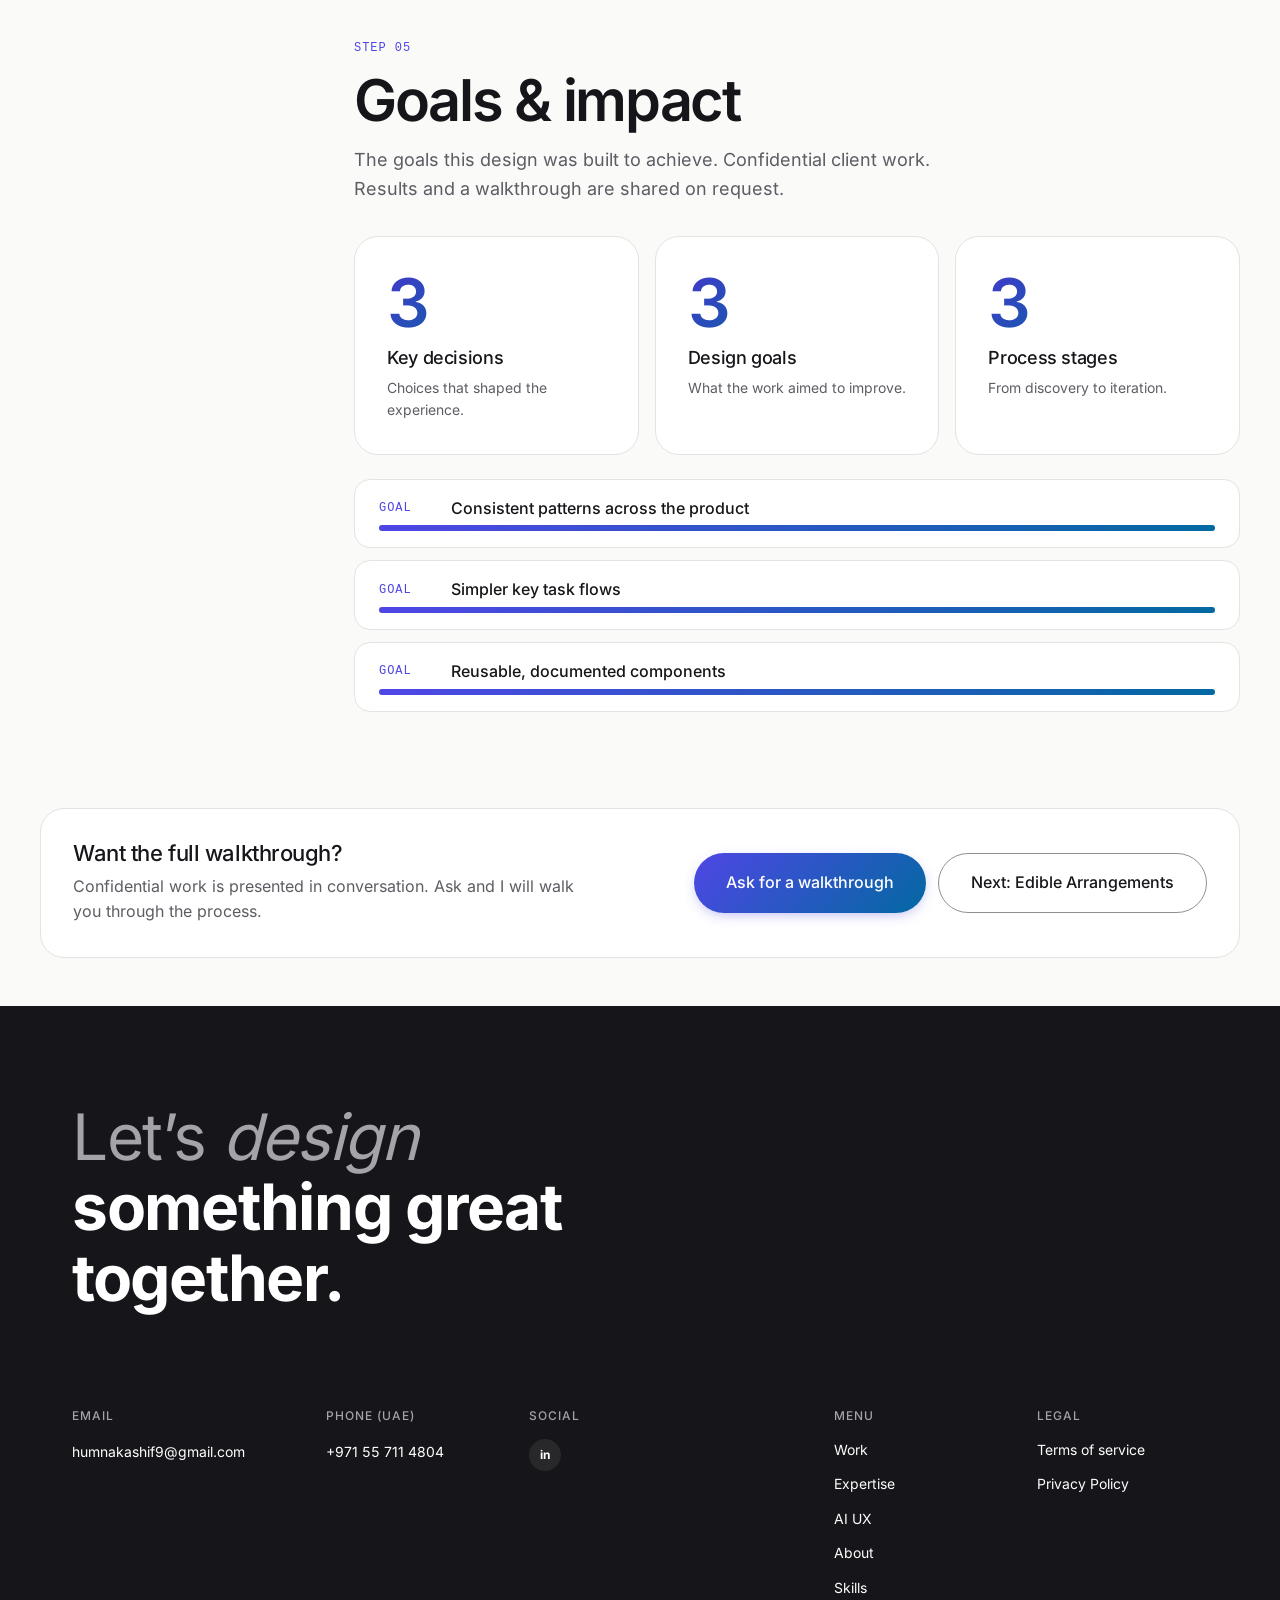
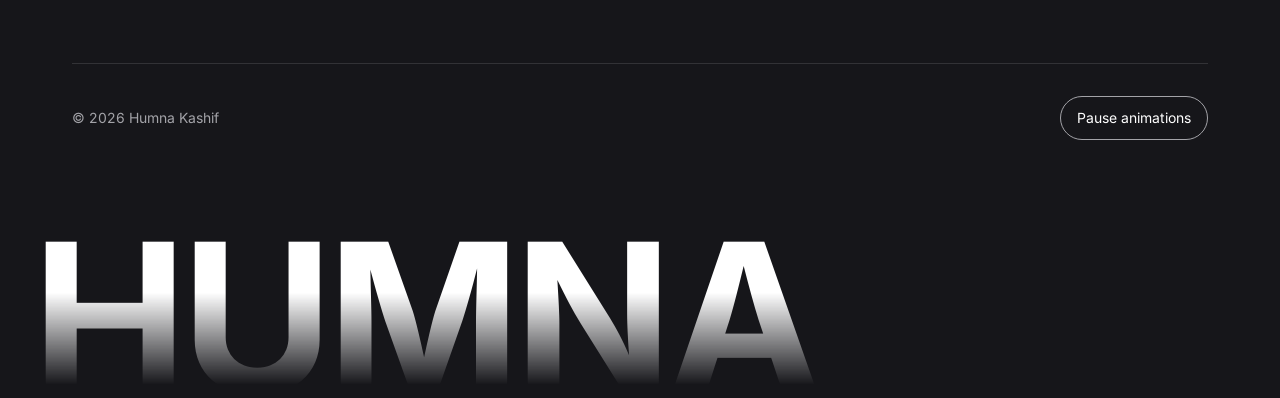
<file: project/payoneer.html>
<!DOCTYPE html>
<html lang="en">
<head>
  <!-- All relative URLs on this page (stylesheets, scripts, the
       content.js-driven image paths, nav anchors) resolve against the
       site root rather than this /project/ subdirectory — lets this
       page reuse the exact same data/content.js image paths as
       index.html without rewriting any of them. -->
  <base href="../" />

  <script>
    (function () {
      try {
        var stored = localStorage.getItem("theme");
        var theme =
          stored || (window.matchMedia("(prefers-color-scheme: dark)").matches ? "dark" : "light");
        document.documentElement.setAttribute("data-theme", theme);
      } catch (e) {
        // localStorage/matchMedia unavailable — fall back silently to
        // the light default already established by :root.
      }
    })();
  </script>

  <meta charset="UTF-8" />
  <meta name="viewport" content="width=device-width, initial-scale=1.0" />
  <title>Payoneer | Case study | Humna Kashif</title>
  <meta name="description" content="Payoneer: Usability and interface consistency for a global payments platform." />

  <link rel="stylesheet" href="css/variables.css" />
  <link rel="stylesheet" href="css/base.css" />
  <link rel="stylesheet" href="css/fonts.css" />
  <link rel="stylesheet" href="css/navigation.css" />
  <link rel="stylesheet" href="css/case-study.css" />
  <link rel="stylesheet" href="css/contact-slider.css" />
  <link rel="stylesheet" href="css/footer.css" />
  <link rel="stylesheet" href="css/animations.css" />
  <link rel="stylesheet" href="css/copilot.css" />
  <link rel="stylesheet" href="css/case-study-modal.css" />
  <link rel="stylesheet" href="css/system.css" />
  <noscript><style>.cs-goalbar::after{transform:scaleX(1)!important}.reveal-on-scroll{opacity:1!important;transform:none!important}</style></noscript>
  <link rel="stylesheet" href="css/responsive.css" />
</head>
<body>
  <a class="skip-link" href="#main-content">Skip to content</a>
  <header class="nav" data-nav>
    <div class="nav__inner">
      <a class="nav__logo" href="index.html" aria-label="Humna Kashif — home">
        <span class="nav__logo-avatar"><img src="assets/images/profile-small.webp" alt="" width="36" height="36" /></span>
        <span>Humna Kashif</span>
      </a>

      <nav class="nav__links" data-nav-links aria-label="Primary">
        <ul>
          <li><a href="index.html#projects">Work</a></li>
          <li><a href="index.html#expertise">Expertise</a></li>
          <li><a href="index.html#ai-experience">AI UX</a></li>
          <li><a href="index.html#about">About</a></li>
          <li><a href="index.html#skills">Skills</a></li>
        </ul>
      </nav>

      <a class="btn btn--secondary nav__contact" href="index.html#contact">Contact</a>

      <button class="theme-toggle" type="button" data-theme-toggle aria-label="Switch to dark mode">
        <svg class="theme-toggle__icon theme-toggle__icon--sun" viewBox="0 0 24 24" fill="none" aria-hidden="true"><circle cx="12" cy="12" r="4.5" stroke="currentColor" stroke-width="1.75" /><path d="M12 2.5V5M12 19V21.5M4.22 4.22L6 6M18 18L19.78 19.78M2.5 12H5M19 12H21.5M4.22 19.78L6 18M18 6L19.78 4.22" stroke="currentColor" stroke-width="1.75" stroke-linecap="round" /></svg>
        <svg class="theme-toggle__icon theme-toggle__icon--moon" viewBox="0 0 24 24" fill="none" aria-hidden="true"><path d="M20.5 14.2A8.5 8.5 0 1 1 9.8 3.5a7 7 0 0 0 10.7 10.7Z" stroke="currentColor" stroke-width="1.75" stroke-linejoin="round" /></svg>
      </button>

      <div class="nav__more" data-nav-more-wrap>
        <button class="nav__more-trigger" type="button" data-nav-more aria-haspopup="true" aria-expanded="false" aria-label="Open navigation menu">
          <span class="nav__more-dot" aria-hidden="true"></span><span class="nav__more-dot" aria-hidden="true"></span><span class="nav__more-dot" aria-hidden="true"></span>
        </button>
        <div class="nav__more-menu" data-nav-more-menu>
          <ul>
            <li><a href="index.html#projects">Work</a></li>
            <li><a href="index.html#expertise">Expertise</a></li>
            <li><a href="index.html#ai-experience">AI UX</a></li>
            <li><a href="index.html#about">About</a></li>
            <li><a href="index.html#skills">Skills</a></li>
          </ul>
          <div class="nav__more-menu-footer"><a class="btn btn--secondary nav__contact" href="index.html#contact">Contact</a></div>
        </div>
      </div>

      <button class="nav__toggle" type="button" data-nav-toggle aria-expanded="false" aria-controls="mobile-menu" aria-label="Open menu"><span class="nav__toggle-bar"></span><span class="nav__toggle-bar"></span></button>
    </div>

    <div id="mobile-menu" class="nav__mobile" data-nav-mobile hidden>
      <ul>
        <li><a href="index.html#projects">Work</a></li>
        <li><a href="index.html#expertise">Expertise</a></li>
        <li><a href="index.html#ai-experience">AI UX</a></li>
        <li><a href="index.html#about">About</a></li>
        <li><a href="index.html#skills">Skills</a></li>
        <li><a href="index.html#contact">Contact</a></li>
      </ul>
    </div>
  </header>
  <main id="main-content">
    <div class="container cs-page" data-project-root>
      <a class="cs-back" href="index.html#projects">
        <svg width="16" height="16" viewBox="0 0 24 24" fill="none" aria-hidden="true"><path d="M19 12H5M11 6l-6 6 6 6" stroke="currentColor" stroke-width="1.75" stroke-linecap="round" stroke-linejoin="round"/></svg>
        Back to Work
      </a>
      <div data-project-body><header class="cs-hero"><p class="cs-hero__kicker">Fintech · Product Design</p><h1 class="cs-hero__title">Payoneer</h1><p class="cs-hero__lead">Usability and interface consistency for a global payments platform.</p><dl class="cs-meta cs-meta--3"><div><dt>Sector</dt><dd>Fintech</dd></div><div><dt>Role</dt><dd>UX/UI Designer</dd></div><div><dt>Access</dt><dd>Walkthrough on request</dd></div></dl></header><section class="cs-glance" aria-label="Case study at a glance"><article><h2>Problem</h2><p>Interfaces needed to feel consistent and easier to use across a global payments platform.</p></article><article><h2>My role</h2><p>UX/UI Designer</p></article><article><h2>Key decisions</h2><ul><li>Reviewed inconsistent patterns across screens</li><li>Aligned components, spacing and states</li><li>Simplified key task flows</li></ul></article><article><h2>Outcome</h2><p>Confidential client work. Results and a walkthrough are shared on request.</p></article></section><div class="cs-layout"><nav class="cs-stepper" aria-label="Case study steps" data-stepper=""><p class="cs-stepper__title">Case study steps</p><span class="cs-stepper__rail" aria-hidden="true"><span class="cs-stepper__fill" data-stepper-fill=""></span></span><ol><li><a href="#context" data-step-link="context"><span class="cs-stepper__dot" aria-hidden="true">1</span><span class="cs-stepper__label">Context &amp; challenge</span></a></li><li><a href="#role" data-step-link="role"><span class="cs-stepper__dot" aria-hidden="true">2</span><span class="cs-stepper__label">My role &amp; scope</span></a></li><li><a href="#decisions" data-step-link="decisions"><span class="cs-stepper__dot" aria-hidden="true">3</span><span class="cs-stepper__label">Key design decisions</span></a></li><li><a href="#approach" data-step-link="approach"><span class="cs-stepper__dot" aria-hidden="true">4</span><span class="cs-stepper__label">How I worked</span></a></li><li><a href="#outcomes" data-step-link="outcomes"><span class="cs-stepper__dot" aria-hidden="true">5</span><span class="cs-stepper__label">Goals &amp; impact</span></a></li></ol></nav><div class="cs-steps"><section id="context" class="cs-step" data-step="context" aria-labelledby="context-title"><p class="cs-chapter__num">Step 01</p><h2 id="context-title" class="cs-step__title">Context &amp; challenge</h2><p class="cs-step__lead">What needed solving, and why it mattered.</p><div class="cs-pair"><article class="cs-card reveal-on-scroll"><p class="cs-card__label">Challenge</p><h3>Interfaces needed to feel consistent and easier to use across a global payments platform.</h3></article><article class="cs-card reveal-on-scroll"><p class="cs-card__label">Context</p><h3>Fintech · Product Design</h3><p>Usability and interface consistency for a global payments platform.</p></article></div></section><section id="role" class="cs-step" data-step="role" aria-labelledby="role-title"><p class="cs-chapter__num">Step 02</p><h2 id="role-title" class="cs-step__title">My role &amp; scope</h2><p class="cs-step__lead">Where I contributed and what I owned.</p><ul class="cs-reqs"><li class="reveal-on-scroll"><h3>Role</h3><p>UX/UI Designer</p></li><li class="reveal-on-scroll"><h3>Focus</h3><p>Product Design</p></li><li class="reveal-on-scroll"><h3>Sector</h3><p>Fintech</p></li></ul></section><section id="decisions" class="cs-step" data-step="decisions" aria-labelledby="decisions-title"><p class="cs-chapter__num">Step 03</p><h2 id="decisions-title" class="cs-step__title">Key design decisions</h2><p class="cs-step__lead">The choices that shaped the experience.</p><ol class="cs-process"><li class="reveal-on-scroll"><span>1</span><div><h3>Reviewed inconsistent patterns across screens</h3></div></li><li class="reveal-on-scroll"><span>2</span><div><h3>Aligned components, spacing and states</h3></div></li><li class="reveal-on-scroll"><span>3</span><div><h3>Simplified key task flows</h3></div></li></ol></section><section id="approach" class="cs-step" data-step="approach" aria-labelledby="approach-title"><p class="cs-chapter__num">Step 04</p><h2 id="approach-title" class="cs-step__title">How I worked</h2><p class="cs-step__lead">My process, from first conversation to shipped product.</p><ol class="cs-process"><li class="reveal-on-scroll"><span>1</span><div><h3>Discover</h3><p>Understand business goals, user needs, constraints and existing workflows through stakeholder discussions and research.</p></div></li><li class="reveal-on-scroll"><span>2</span><div><h3>Define and design</h3><p>Map journeys, structure information, create wireframes and prototypes, and develop consistent UI systems.</p></div></li><li class="reveal-on-scroll"><span>3</span><div><h3>Build and collaborate</h3><p>Translate designs into responsive interfaces, work with engineering teams and support implementation.</p></div></li><li class="reveal-on-scroll"><span>4</span><div><h3>Test and improve</h3><p>Review usability, accessibility, performance and analytics; iterate based on evidence and feedback.</p></div></li></ol></section><section id="outcomes" class="cs-step" data-step="outcomes" aria-labelledby="outcomes-title"><p class="cs-chapter__num">Step 05</p><h2 id="outcomes-title" class="cs-step__title">Goals &amp; impact</h2><p class="cs-step__lead">The goals this design was built to achieve. Confidential client work. Results and a walkthrough are shared on request.</p><div class="cs-goals" aria-label="Design goals"><div class="cs-goal reveal-on-scroll"><p class="cs-goal__num"><span data-count="3">3</span></p><h3>Key decisions</h3><p>Choices that shaped the experience.</p></div><div class="cs-goal reveal-on-scroll"><p class="cs-goal__num"><span data-count="3">3</span></p><h3>Design goals</h3><p>What the work aimed to improve.</p></div><div class="cs-goal reveal-on-scroll"><p class="cs-goal__num"><span data-count="4">4</span></p><h3>Process stages</h3><p>From discovery to iteration.</p></div></div><ul class="cs-goalbars"><li class="reveal-on-scroll"><span>Goal</span><strong>Consistent patterns across the product</strong><i class="cs-goalbar" aria-hidden="true"></i></li><li class="reveal-on-scroll"><span>Goal</span><strong>Simpler key task flows</strong><i class="cs-goalbar" aria-hidden="true"></i></li><li class="reveal-on-scroll"><span>Goal</span><strong>Reusable, documented components</strong><i class="cs-goalbar" aria-hidden="true"></i></li></ul></section></div></div><section class="cs-next reveal-on-scroll"><div><h2>Want the full walkthrough?</h2><p>Confidential work is presented in conversation. Ask and I will walk you through the process.</p></div><div class="cs-next__actions"><a class="btn btn--primary" href="mailto:humnakashif9@gmail.com?subject=Payoneer%20case%20study">Ask for a walkthrough</a><a class="btn btn--secondary" href="project/edible.html">Next: Edible Arrangements</a></div></section></div>
    </div>
  </main>
  <footer class="footer">
    <div class="container">
      <p class="footer__statement heading-duo">
        <span class="heading-duo__muted"><span>Let’s</span> <span class="footer__cycling-word" data-footer-cycling-word data-words="design|build|improve">design</span></span>
        <span class="heading-duo__bold">something great together.</span>
      </p>
      <div class="footer__columns" data-footer-columns>
        <div class="footer__column"><h2 class="footer__column-heading">Email</h2><a href="mailto:humnakashif9@gmail.com">humnakashif9@gmail.com</a></div>
        <div class="footer__column"><h2 class="footer__column-heading">Phone (UAE)</h2><a href="tel:+971557114804">+971 55 711 4804</a></div>
        <div class="footer__column"><h2 class="footer__column-heading">Social</h2>
          <ul class="footer__social" data-footer-social><li><a class="footer__social-link" href="https://linkedin.com/in/humna-kashif" target="_blank" rel="noopener" aria-label="LinkedIn"><span aria-hidden="true" style="font-weight:700;font-size:12px;letter-spacing:-.02em">in</span></a></li></ul>
        </div>
        <div class="footer__column"><h2 class="footer__column-heading">Menu</h2><ul><li><a href="index.html#projects">Work</a></li><li><a href="index.html#expertise">Expertise</a></li><li><a href="index.html#ai-experience">AI UX</a></li><li><a href="index.html#about">About</a></li><li><a href="index.html#skills">Skills</a></li></ul></div>
        <div class="footer__column"><h2 class="footer__column-heading">Legal</h2><ul><li><a href="terms.html">Terms of service</a></li><li><a href="privacy-policy.html">Privacy Policy</a></li></ul></div>
      </div>
      <div class="footer__bottom">
        <p class="footer__copyright">© 2026 Humna Kashif</p>
        <button class="motion-toggle" type="button" data-motion-toggle aria-pressed="false">Pause animations</button>
      </div>
    </div>
    <p class="footer__wordmark" aria-hidden="true">HUMNA</p>
  </footer>
  <script src="data/content.js"></script>
  <script src="js/a11y-utils.js" defer></script>
  <script src="js/theme.js" defer></script>
  <script src="js/navigation.js" defer></script>
  <script src="js/contact-slider.js" defer></script>
  <script src="js/case-study-modal.js" defer></script>
  <script src="js/case-study.js" defer></script>
  <script src="js/animations.js" defer></script>
  <script src="js/copilot.js" defer></script>
  <script src="js/motion.js" defer></script>
  <script src="js/main.js" defer></script>
</body>
</html>
</file>
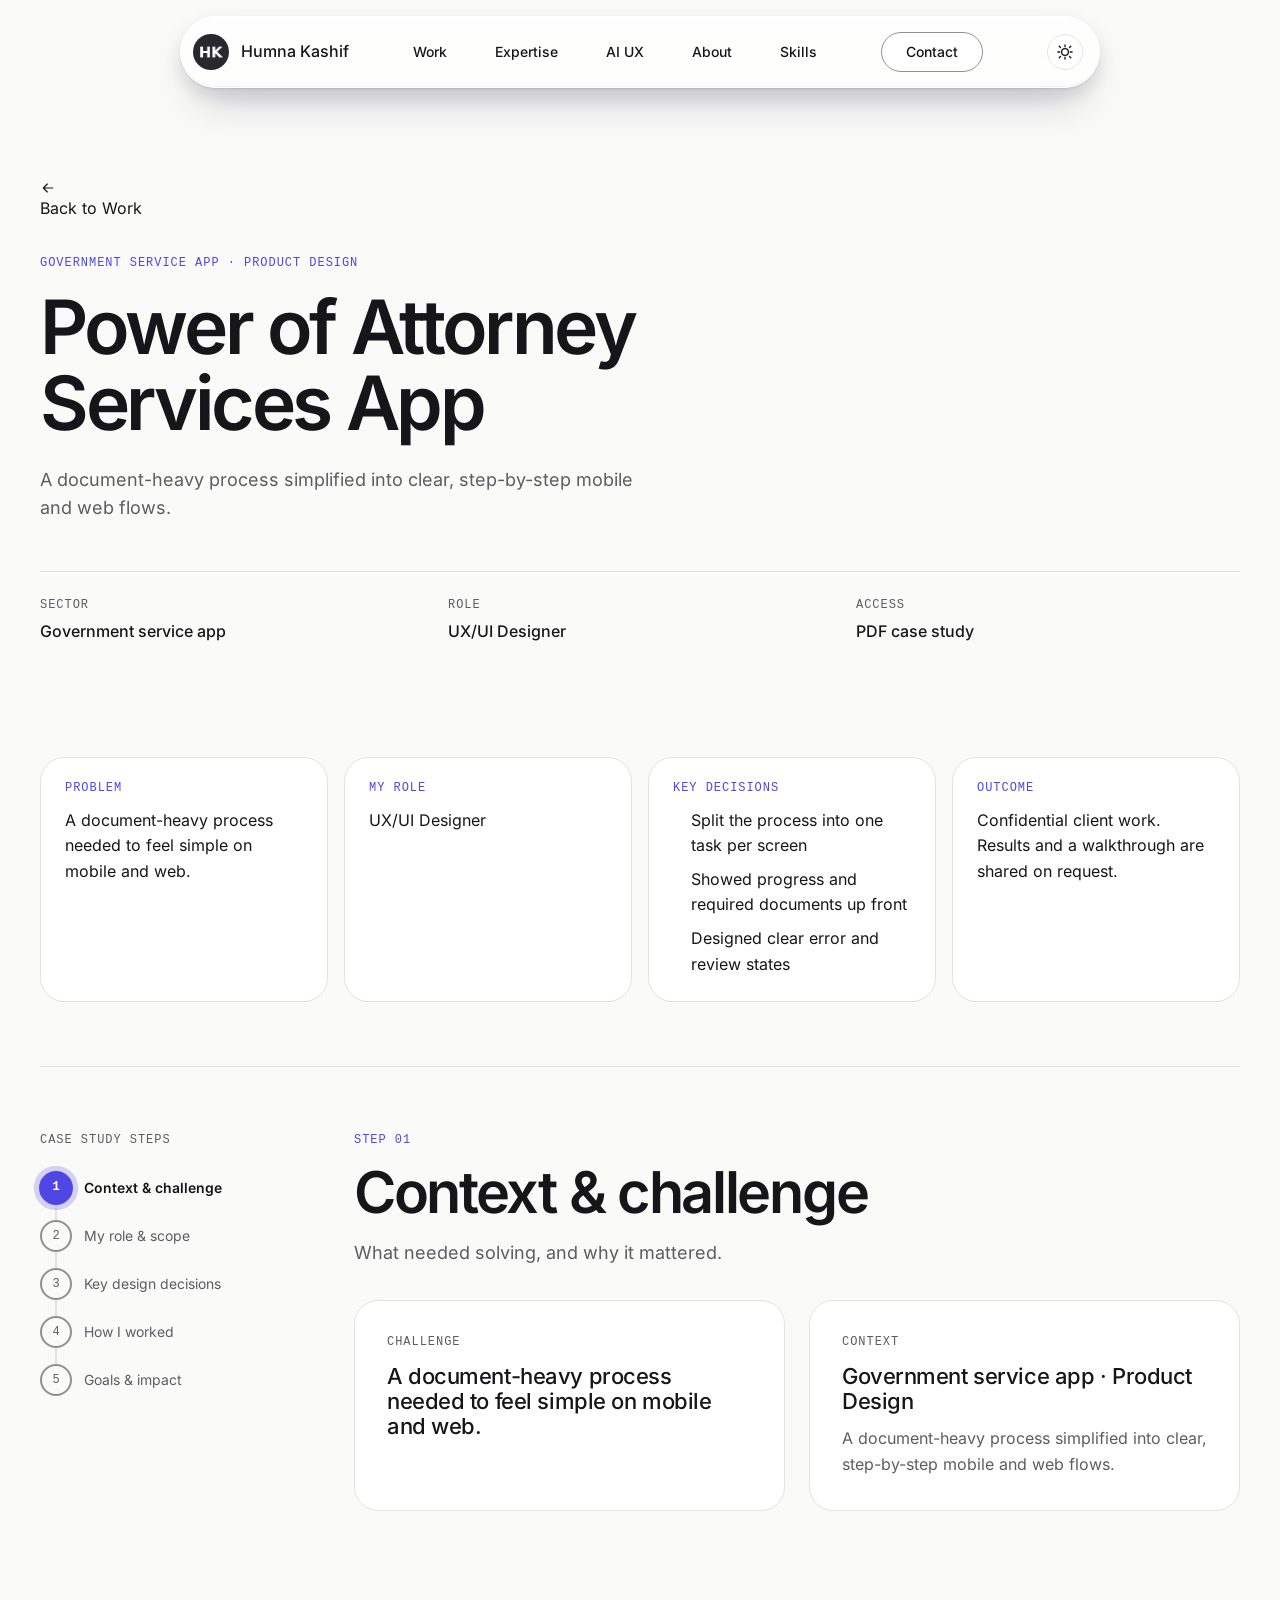
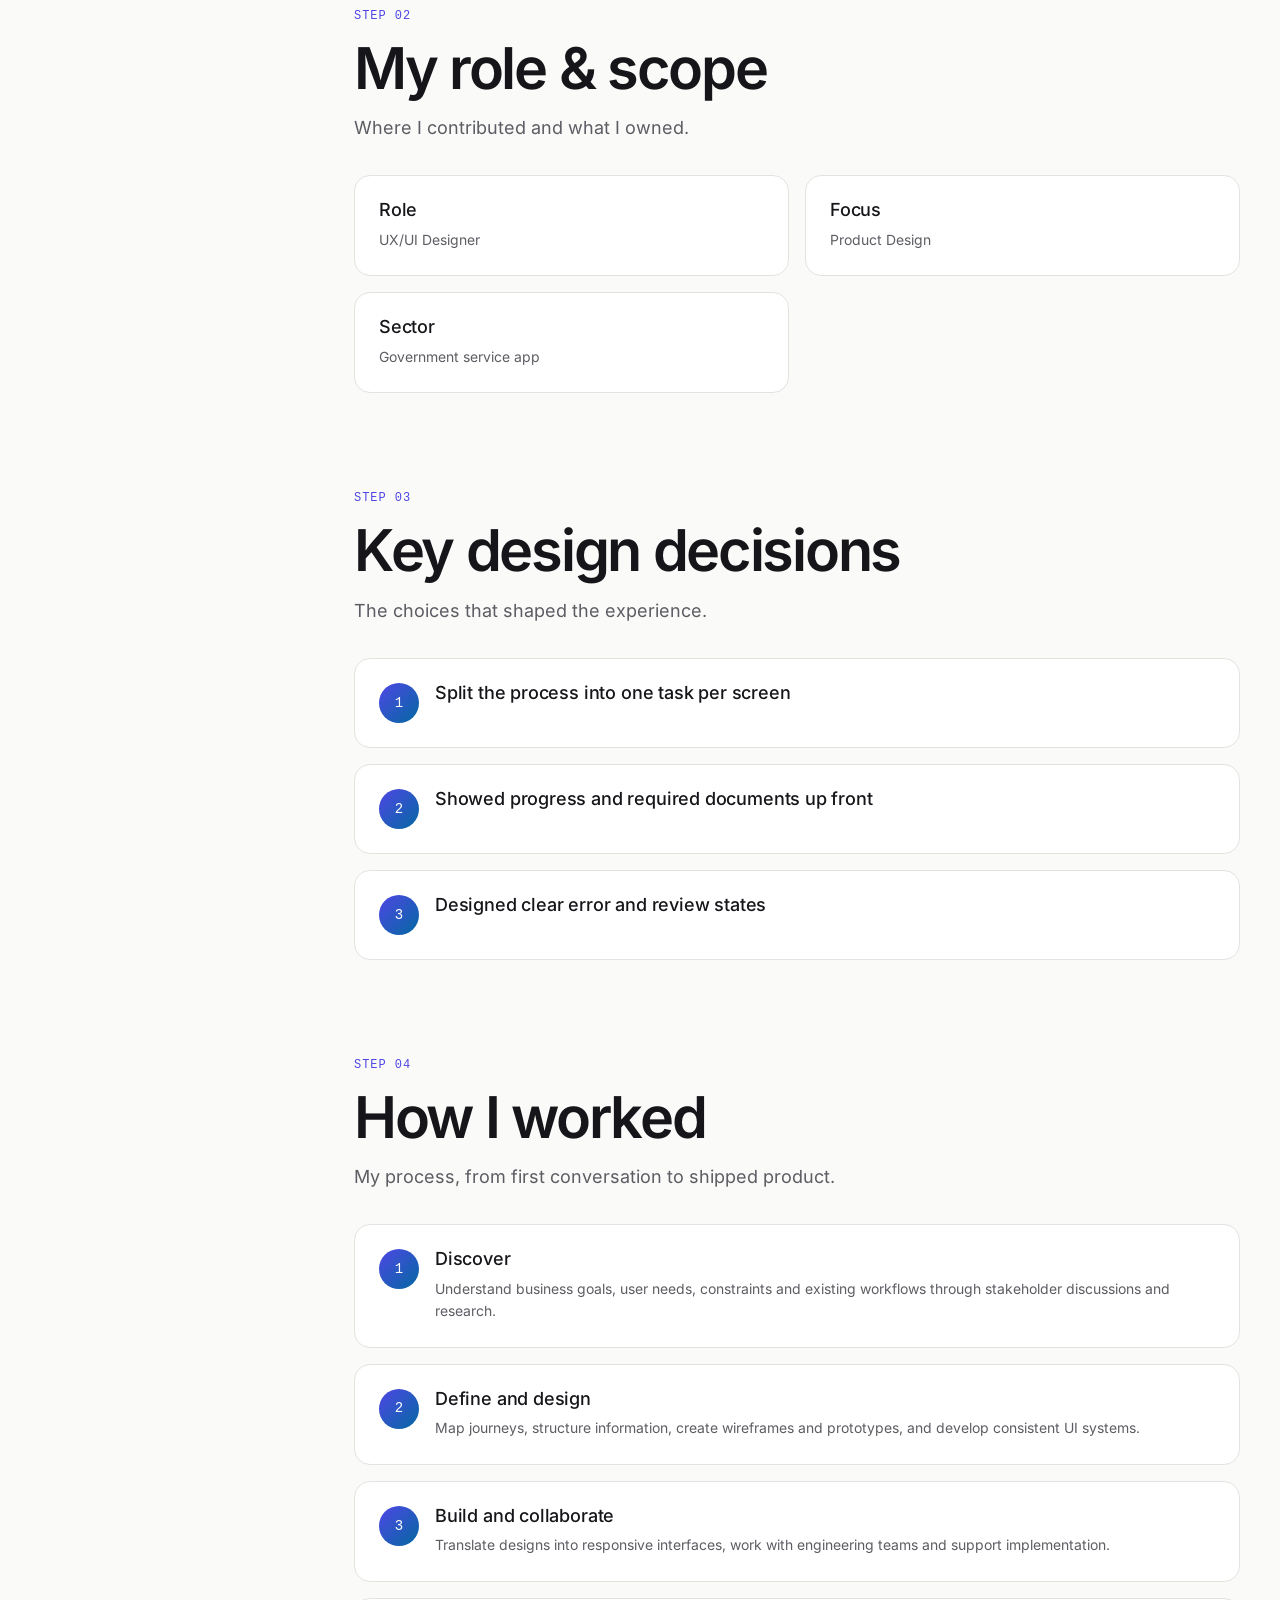
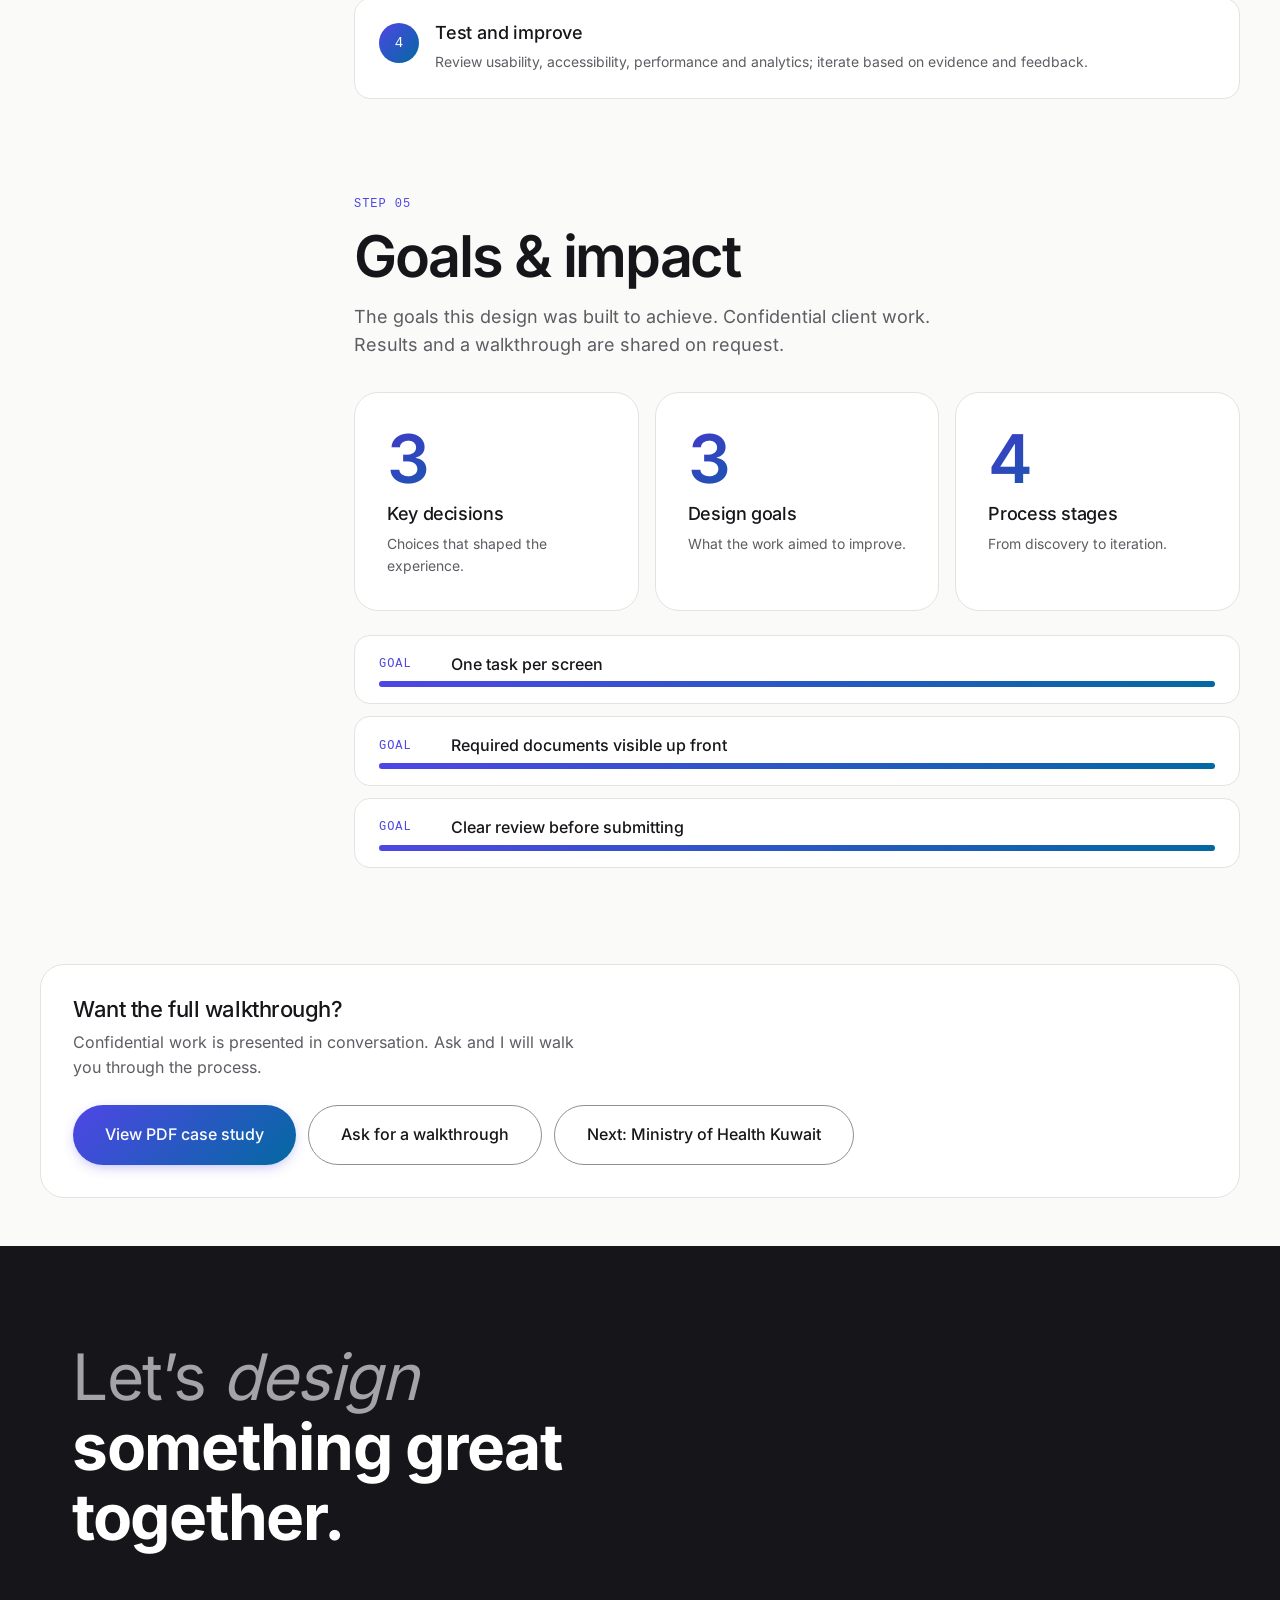
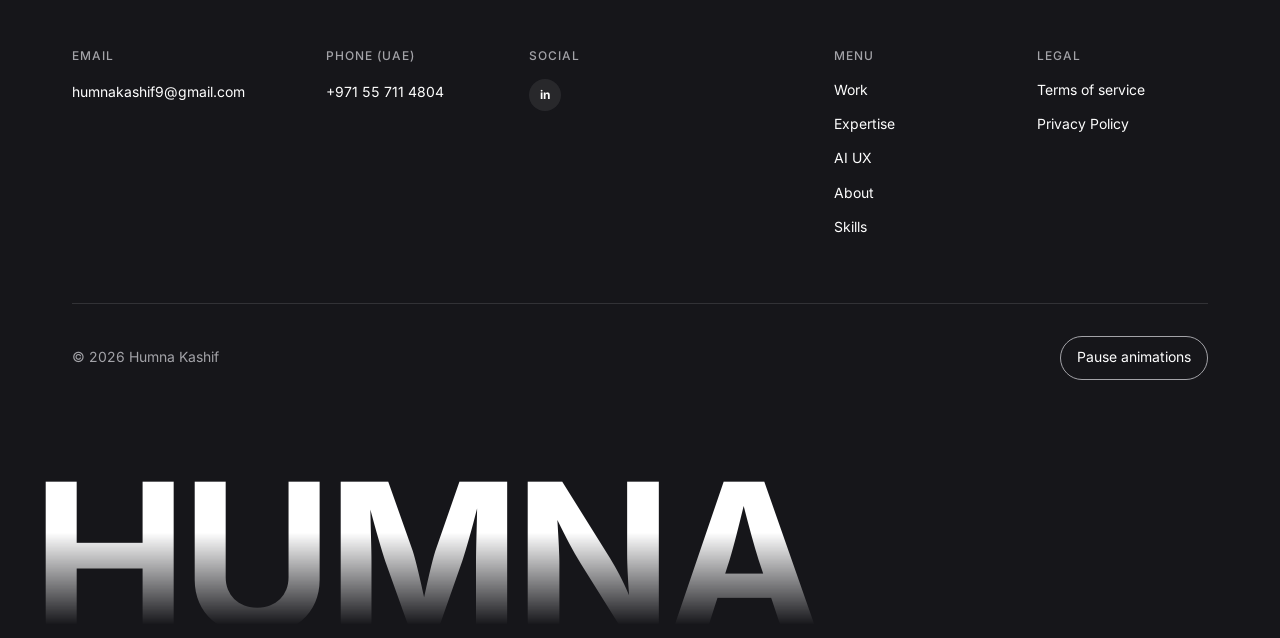
<file: project/poa.html>
<!DOCTYPE html>
<html lang="en">
<head>
  <!-- All relative URLs on this page (stylesheets, scripts, the
       content.js-driven image paths, nav anchors) resolve against the
       site root rather than this /project/ subdirectory — lets this
       page reuse the exact same data/content.js image paths as
       index.html without rewriting any of them. -->
  <base href="../" />

  <script>
    (function () {
      try {
        var stored = localStorage.getItem("theme");
        var theme =
          stored || (window.matchMedia("(prefers-color-scheme: dark)").matches ? "dark" : "light");
        document.documentElement.setAttribute("data-theme", theme);
      } catch (e) {
        // localStorage/matchMedia unavailable — fall back silently to
        // the light default already established by :root.
      }
    })();
  </script>

  <meta charset="UTF-8" />
  <meta name="viewport" content="width=device-width, initial-scale=1.0" />
  <title>Power of Attorney Services App | Case study | Humna Kashif</title>
  <meta name="description" content="Power of Attorney Services App: A document-heavy process simplified into clear, step-by-step mobile and web flows." />

  <link rel="stylesheet" href="css/variables.css" />
  <link rel="stylesheet" href="css/base.css" />
  <link rel="stylesheet" href="css/fonts.css" />
  <link rel="stylesheet" href="css/navigation.css" />
  <link rel="stylesheet" href="css/case-study.css" />
  <link rel="stylesheet" href="css/contact-slider.css" />
  <link rel="stylesheet" href="css/footer.css" />
  <link rel="stylesheet" href="css/animations.css" />
  <link rel="stylesheet" href="css/copilot.css" />
  <link rel="stylesheet" href="css/case-study-modal.css" />
  <link rel="stylesheet" href="css/system.css" />
  <noscript><style>.cs-goalbar::after{transform:scaleX(1)!important}.reveal-on-scroll{opacity:1!important;transform:none!important}</style></noscript>
  <link rel="stylesheet" href="css/responsive.css" />
</head>
<body>
  <a class="skip-link" href="#main-content">Skip to content</a>
  <header class="nav" data-nav>
    <div class="nav__inner">
      <a class="nav__logo" href="index.html" aria-label="Humna Kashif — home">
        <span class="nav__logo-avatar"><img src="assets/images/profile-small.webp" alt="" width="36" height="36" /></span>
        <span>Humna Kashif</span>
      </a>

      <nav class="nav__links" data-nav-links aria-label="Primary">
        <ul>
          <li><a href="index.html#projects">Work</a></li>
          <li><a href="index.html#expertise">Expertise</a></li>
          <li><a href="index.html#ai-experience">AI UX</a></li>
          <li><a href="index.html#about">About</a></li>
          <li><a href="index.html#skills">Skills</a></li>
        </ul>
      </nav>

      <a class="btn btn--secondary nav__contact" href="index.html#contact">Contact</a>

      <button class="theme-toggle" type="button" data-theme-toggle aria-label="Switch to dark mode">
        <svg class="theme-toggle__icon theme-toggle__icon--sun" viewBox="0 0 24 24" fill="none" aria-hidden="true"><circle cx="12" cy="12" r="4.5" stroke="currentColor" stroke-width="1.75" /><path d="M12 2.5V5M12 19V21.5M4.22 4.22L6 6M18 18L19.78 19.78M2.5 12H5M19 12H21.5M4.22 19.78L6 18M18 6L19.78 4.22" stroke="currentColor" stroke-width="1.75" stroke-linecap="round" /></svg>
        <svg class="theme-toggle__icon theme-toggle__icon--moon" viewBox="0 0 24 24" fill="none" aria-hidden="true"><path d="M20.5 14.2A8.5 8.5 0 1 1 9.8 3.5a7 7 0 0 0 10.7 10.7Z" stroke="currentColor" stroke-width="1.75" stroke-linejoin="round" /></svg>
      </button>

      <div class="nav__more" data-nav-more-wrap>
        <button class="nav__more-trigger" type="button" data-nav-more aria-haspopup="true" aria-expanded="false" aria-label="Open navigation menu">
          <span class="nav__more-dot" aria-hidden="true"></span><span class="nav__more-dot" aria-hidden="true"></span><span class="nav__more-dot" aria-hidden="true"></span>
        </button>
        <div class="nav__more-menu" data-nav-more-menu>
          <ul>
            <li><a href="index.html#projects">Work</a></li>
            <li><a href="index.html#expertise">Expertise</a></li>
            <li><a href="index.html#ai-experience">AI UX</a></li>
            <li><a href="index.html#about">About</a></li>
            <li><a href="index.html#skills">Skills</a></li>
          </ul>
          <div class="nav__more-menu-footer"><a class="btn btn--secondary nav__contact" href="index.html#contact">Contact</a></div>
        </div>
      </div>

      <button class="nav__toggle" type="button" data-nav-toggle aria-expanded="false" aria-controls="mobile-menu" aria-label="Open menu"><span class="nav__toggle-bar"></span><span class="nav__toggle-bar"></span></button>
    </div>

    <div id="mobile-menu" class="nav__mobile" data-nav-mobile hidden>
      <ul>
        <li><a href="index.html#projects">Work</a></li>
        <li><a href="index.html#expertise">Expertise</a></li>
        <li><a href="index.html#ai-experience">AI UX</a></li>
        <li><a href="index.html#about">About</a></li>
        <li><a href="index.html#skills">Skills</a></li>
        <li><a href="index.html#contact">Contact</a></li>
      </ul>
    </div>
  </header>
  <main id="main-content">
    <div class="container cs-page" data-project-root>
      <a class="cs-back" href="index.html#projects">
        <svg width="16" height="16" viewBox="0 0 24 24" fill="none" aria-hidden="true"><path d="M19 12H5M11 6l-6 6 6 6" stroke="currentColor" stroke-width="1.75" stroke-linecap="round" stroke-linejoin="round"/></svg>
        Back to Work
      </a>
      <div data-project-body><header class="cs-hero"><p class="cs-hero__kicker">Government service app · Product Design</p><h1 class="cs-hero__title">Power of Attorney Services App</h1><p class="cs-hero__lead">A document-heavy process simplified into clear, step-by-step mobile and web flows.</p><dl class="cs-meta cs-meta--3"><div><dt>Sector</dt><dd>Government service app</dd></div><div><dt>Role</dt><dd>UX/UI Designer</dd></div><div><dt>Access</dt><dd>PDF case study</dd></div></dl></header><section class="cs-glance" aria-label="Case study at a glance"><article><h2>Problem</h2><p>A document-heavy process needed to feel simple on mobile and web.</p></article><article><h2>My role</h2><p>UX/UI Designer</p></article><article><h2>Key decisions</h2><ul><li>Split the process into one task per screen</li><li>Showed progress and required documents up front</li><li>Designed clear error and review states</li></ul></article><article><h2>Outcome</h2><p>Confidential client work. Results and a walkthrough are shared on request.</p></article></section><div class="cs-layout"><nav class="cs-stepper" aria-label="Case study steps" data-stepper=""><p class="cs-stepper__title">Case study steps</p><span class="cs-stepper__rail" aria-hidden="true"><span class="cs-stepper__fill" data-stepper-fill=""></span></span><ol><li><a href="#context" data-step-link="context"><span class="cs-stepper__dot" aria-hidden="true">1</span><span class="cs-stepper__label">Context &amp; challenge</span></a></li><li><a href="#role" data-step-link="role"><span class="cs-stepper__dot" aria-hidden="true">2</span><span class="cs-stepper__label">My role &amp; scope</span></a></li><li><a href="#decisions" data-step-link="decisions"><span class="cs-stepper__dot" aria-hidden="true">3</span>
        <span class="cs-stepper__label">Key design decisions</span></a></li><li><a href="#approach" data-step-link="approach"><span class="cs-stepper__dot" aria-hidden="true">4</span><span class="cs-stepper__label">How I worked</span></a></li><li><a href="#outcomes" data-step-link="outcomes"><span class="cs-stepper__dot" aria-hidden="true">5</span><span class="cs-stepper__label">Goals &amp; impact</span></a></li></ol></nav><div class="cs-steps"><section id="context" class="cs-step" data-step="context" aria-labelledby="context-title"><p class="cs-chapter__num">Step 01</p><h2 id="context-title" class="cs-step__title">Context &amp; challenge</h2><p class="cs-step__lead">What needed solving, and why it mattered.</p><div class="cs-pair"><article class="cs-card reveal-on-scroll"><p class="cs-card__label">Challenge</p><h3>A document-heavy process needed to feel simple on mobile and web.</h3></article><article class="cs-card reveal-on-scroll"><p class="cs-card__label">Context</p><h3>Government service app · Product Design</h3><p>A document-heavy process simplified into clear, step-by-step mobile and web flows.</p></article></div></section><section id="role" class="cs-step" data-step="role" aria-labelledby="role-title"><p class="cs-chapter__num">Step 02</p><h2 id="role-title" class="cs-step__title">My role &amp; scope</h2><p class="cs-step__lead">Where I contributed and what I owned.</p><ul class="cs-reqs"><li class="reveal-on-scroll"><h3>Role</h3><p>UX/UI Designer</p></li><li class="reveal-on-scroll"><h3>Focus</h3><p>Product Design</p></li><li class="reveal-on-scroll"><h3>Sector</h3><p>Government service app</p></li></ul></section><section id="decisions" class="cs-step" data-step="decisions" aria-labelledby="decisions-title"><p class="cs-chapter__num">Step 03</p><h2 id="decisions-title" class="cs-step__title">Key design decisions</h2><p class="cs-step__lead">The choices that shaped the experience.</p><ol class="cs-process"><li class="reveal-on-scroll"><span>1</span><div><h3>Split the process into one task per screen</h3></div></li><li class="reveal-on-scroll"><span>2</span><div><h3>Showed progress and required documents up front</h3></div></li><li class="reveal-on-scroll"><span>3</span><div><h3>Designed clear error and review states</h3></div></li></ol></section><section id="approach" class="cs-step" data-step="approach" aria-labelledby="approach-title"><p class="cs-chapter__num">Step 04</p><h2 id="approach-title" class="cs-step__title">How I worked</h2><p class="cs-step__lead">My process, from first conversation to shipped product.</p><ol class="cs-process"><li class="reveal-on-scroll"><span>1</span><div><h3>Discover</h3><p>Understand business goals, user needs, constraints and existing workflows through stakeholder discussions and research.</p></div></li><li class="reveal-on-scroll"><span>2</span><div><h3>Define and design</h3><p>Map journeys, structure information, create wireframes and prototypes, and develop consistent UI systems.</p></div></li><li class="reveal-on-scroll"><span>3</span><div><h3>Build and collaborate</h3><p>Translate designs into responsive interfaces, work with engineering teams and support implementation.</p></div></li><li class="reveal-on-scroll"><span>4</span><div><h3>Test and improve</h3><p>Review usability, accessibility, performance and analytics; iterate based on evidence and feedback.</p></div></li></ol></section><section id="outcomes" class="cs-step" data-step="outcomes" aria-labelledby="outcomes-title"><p class="cs-chapter__num">Step 05</p><h2 id="outcomes-title" class="cs-step__title">Goals &amp; impact</h2><p class="cs-step__lead">The goals this design was built to achieve. Confidential client work. Results and a walkthrough are shared on request.</p><div class="cs-goals" aria-label="Design goals"><div class="cs-goal reveal-on-scroll"><p class="cs-goal__num"><span data-count="3">3</span></p><h3>Key decisions</h3><p>Choices that shaped the experience.</p></div><div class="cs-goal reveal-on-scroll"><p class="cs-goal__num"><span data-count="3">3</span></p><h3>Design goals</h3><p>What the work aimed to improve.</p></div><div class="cs-goal reveal-on-scroll"><p class="cs-goal__num"><span data-count="4">4</span></p><h3>Process stages</h3><p>From discovery to iteration.</p></div></div><ul class="cs-goalbars"><li class="reveal-on-scroll"><span>Goal</span><strong>One task per screen</strong><i class="cs-goalbar" aria-hidden="true"></i></li><li class="reveal-on-scroll"><span>Goal</span><strong>Required documents visible up front</strong><i class="cs-goalbar" aria-hidden="true"></i></li><li class="reveal-on-scroll"><span>Goal</span><strong>Clear review before submitting</strong><i class="cs-goalbar" aria-hidden="true"></i></li></ul></section></div></div><section class="cs-next reveal-on-scroll"><div><h2>Want the full walkthrough?</h2><p>Confidential work is presented in conversation. Ask and I will walk you through the process.</p></div><div class="cs-next__actions"><a class="btn btn--primary" href="assets/case-studies/poa.pdf" data-case-study="assets/case-studies/poa.pdf" data-case-study-title="Power of Attorney Services App — case study" aria-haspopup="dialog">View PDF case study</a><a class="btn btn--secondary" href="mailto:humnakashif9@gmail.com?subject=Power%20of%20Attorney%20Services%20App%20case%20study">Ask for a walkthrough</a><a class="btn btn--secondary" href="project/moh-kuwait.html">Next: Ministry of Health Kuwait</a></div></section></div>
    </div>
  </main>
  <footer class="footer">
    <div class="container">
      <p class="footer__statement heading-duo">
        <span class="heading-duo__muted"><span>Let’s</span> <span class="footer__cycling-word" data-footer-cycling-word data-words="design|build|improve">design</span></span>
        <span class="heading-duo__bold">something great together.</span>
      </p>
      <div class="footer__columns" data-footer-columns>
        <div class="footer__column"><h2 class="footer__column-heading">Email</h2><a href="mailto:humnakashif9@gmail.com">humnakashif9@gmail.com</a></div>
        <div class="footer__column"><h2 class="footer__column-heading">Phone (UAE)</h2><a href="tel:+971557114804">+971 55 711 4804</a></div>
        <div class="footer__column"><h2 class="footer__column-heading">Social</h2>
          <ul class="footer__social" data-footer-social><li><a class="footer__social-link" href="https://linkedin.com/in/humna-kashif" target="_blank" rel="noopener" aria-label="LinkedIn"><span aria-hidden="true" style="font-weight:700;font-size:12px;letter-spacing:-.02em">in</span></a></li></ul>
        </div>
        <div class="footer__column"><h2 class="footer__column-heading">Menu</h2><ul><li><a href="index.html#projects">Work</a></li><li><a href="index.html#expertise">Expertise</a></li><li><a href="index.html#ai-experience">AI UX</a></li><li><a href="index.html#about">About</a></li><li><a href="index.html#skills">Skills</a></li></ul></div>
        <div class="footer__column"><h2 class="footer__column-heading">Legal</h2><ul><li><a href="terms.html">Terms of service</a></li><li><a href="privacy-policy.html">Privacy Policy</a></li></ul></div>
      </div>
      <div class="footer__bottom">
        <p class="footer__copyright">© 2026 Humna Kashif</p>
        <button class="motion-toggle" type="button" data-motion-toggle aria-pressed="false">Pause animations</button>
      </div>
    </div>
    <p class="footer__wordmark" aria-hidden="true">HUMNA</p>
  </footer>
  <script src="data/content.js"></script>
  <script src="js/a11y-utils.js" defer></script>
  <script src="js/theme.js" defer></script>
  <script src="js/navigation.js" defer></script>
  <script src="js/contact-slider.js" defer></script>
  <script src="js/case-study-modal.js" defer></script>
  <script src="js/case-study.js" defer></script>
  <script src="js/animations.js" defer></script>
  <script src="js/copilot.js" defer></script>
  <script src="js/motion.js" defer></script>
  <script src="js/main.js" defer></script>
</body>
</html>
</file>
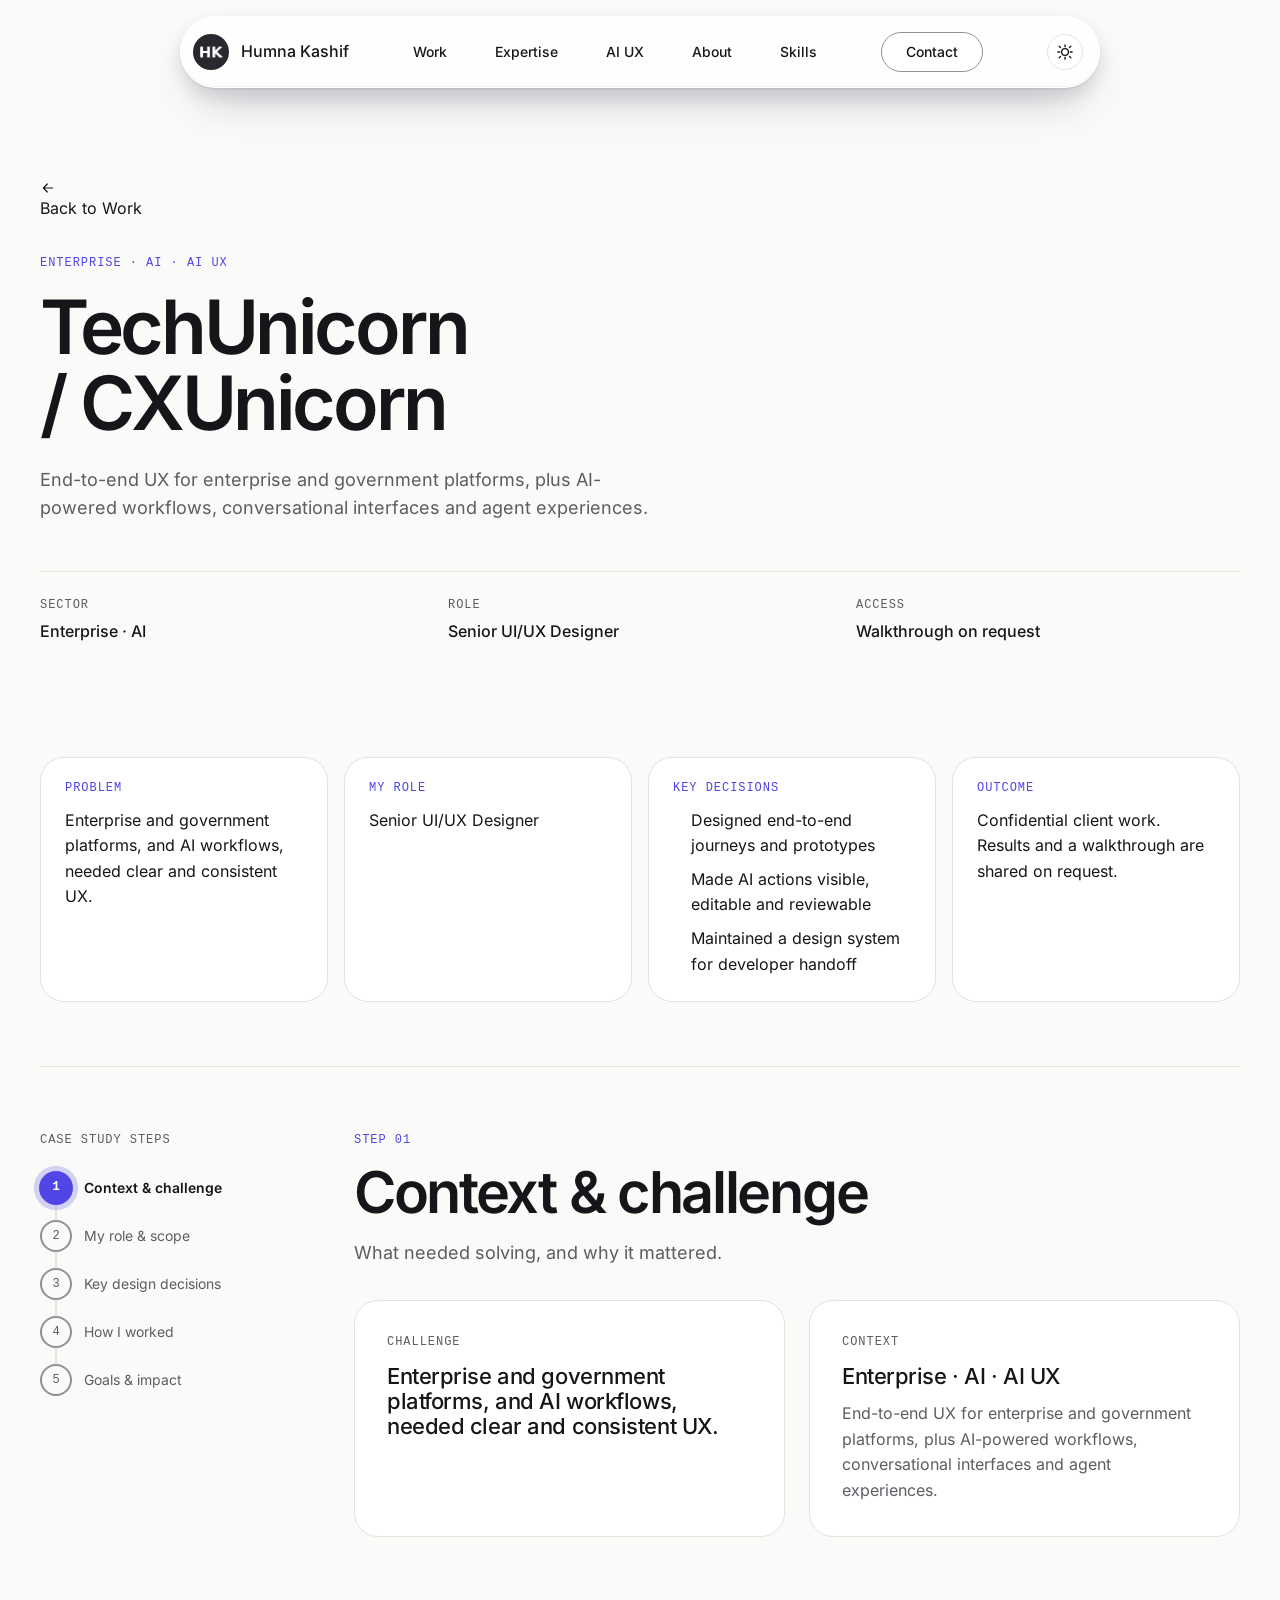
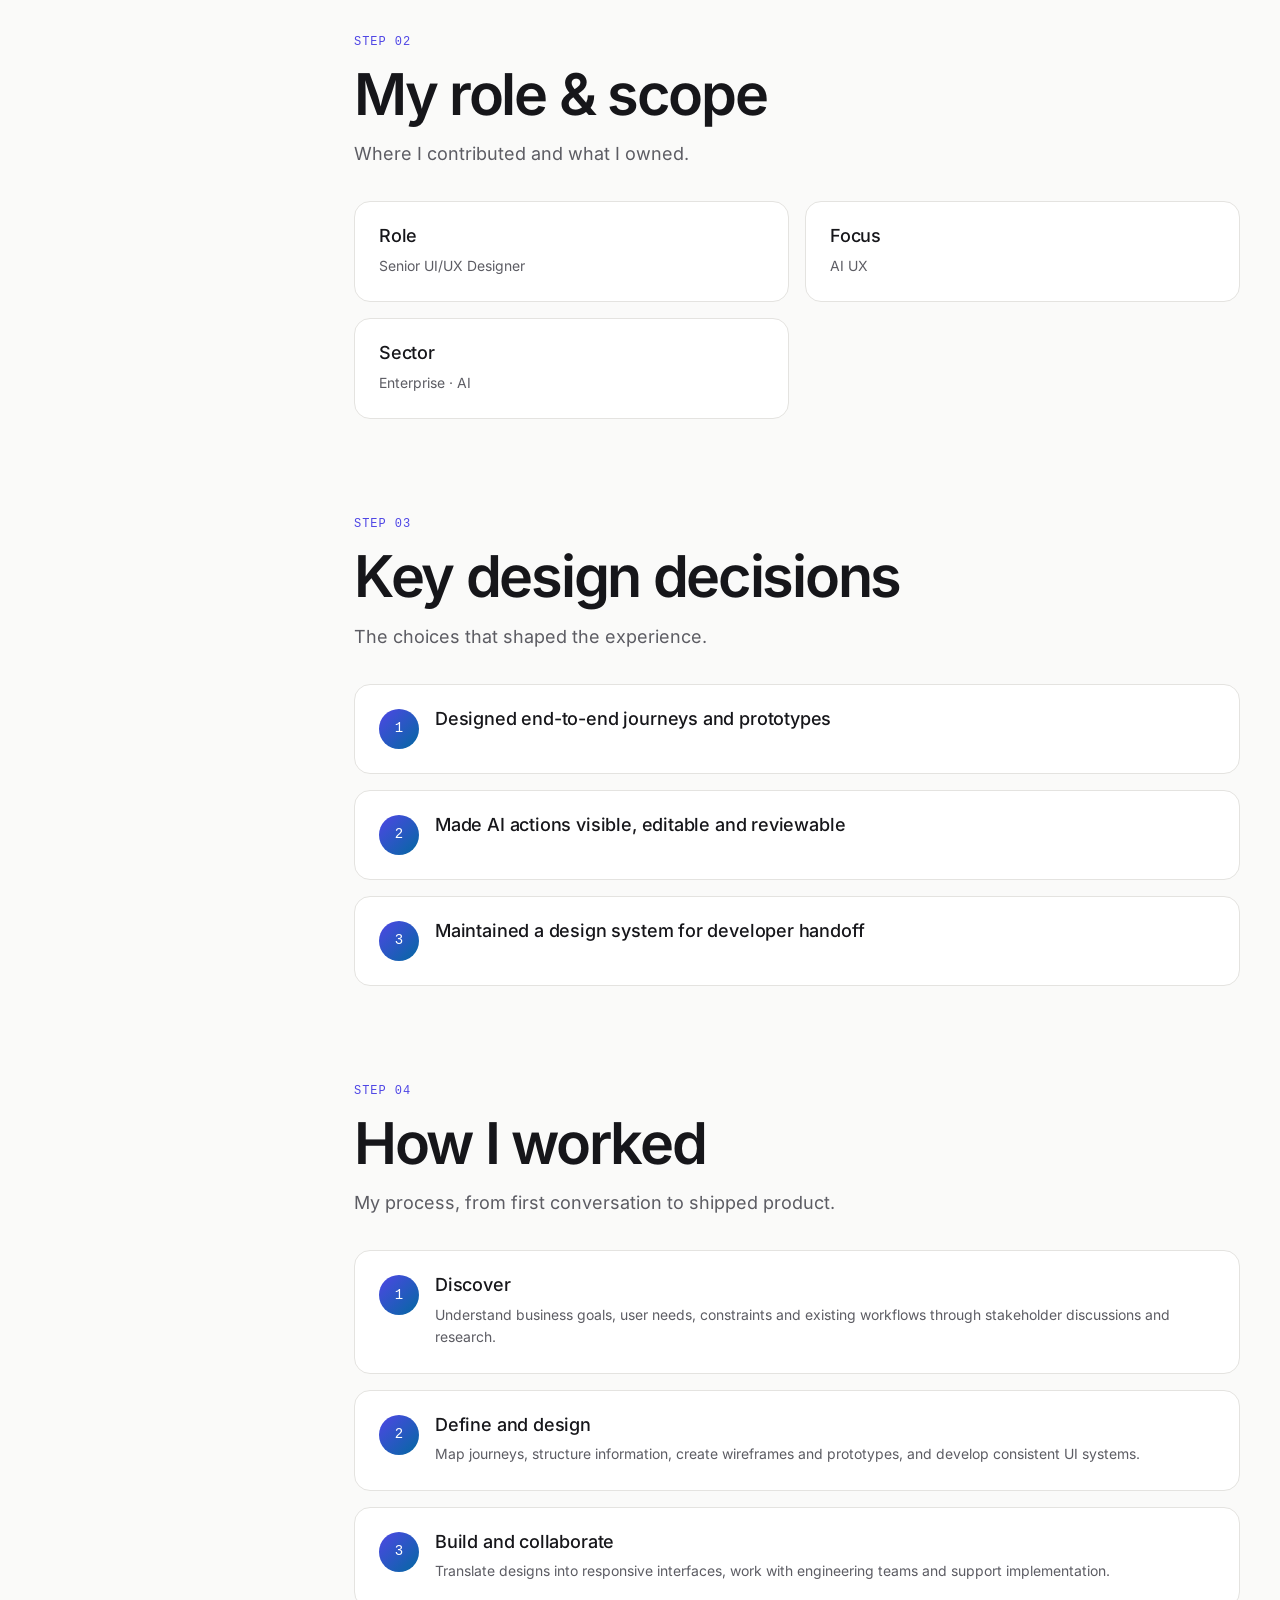
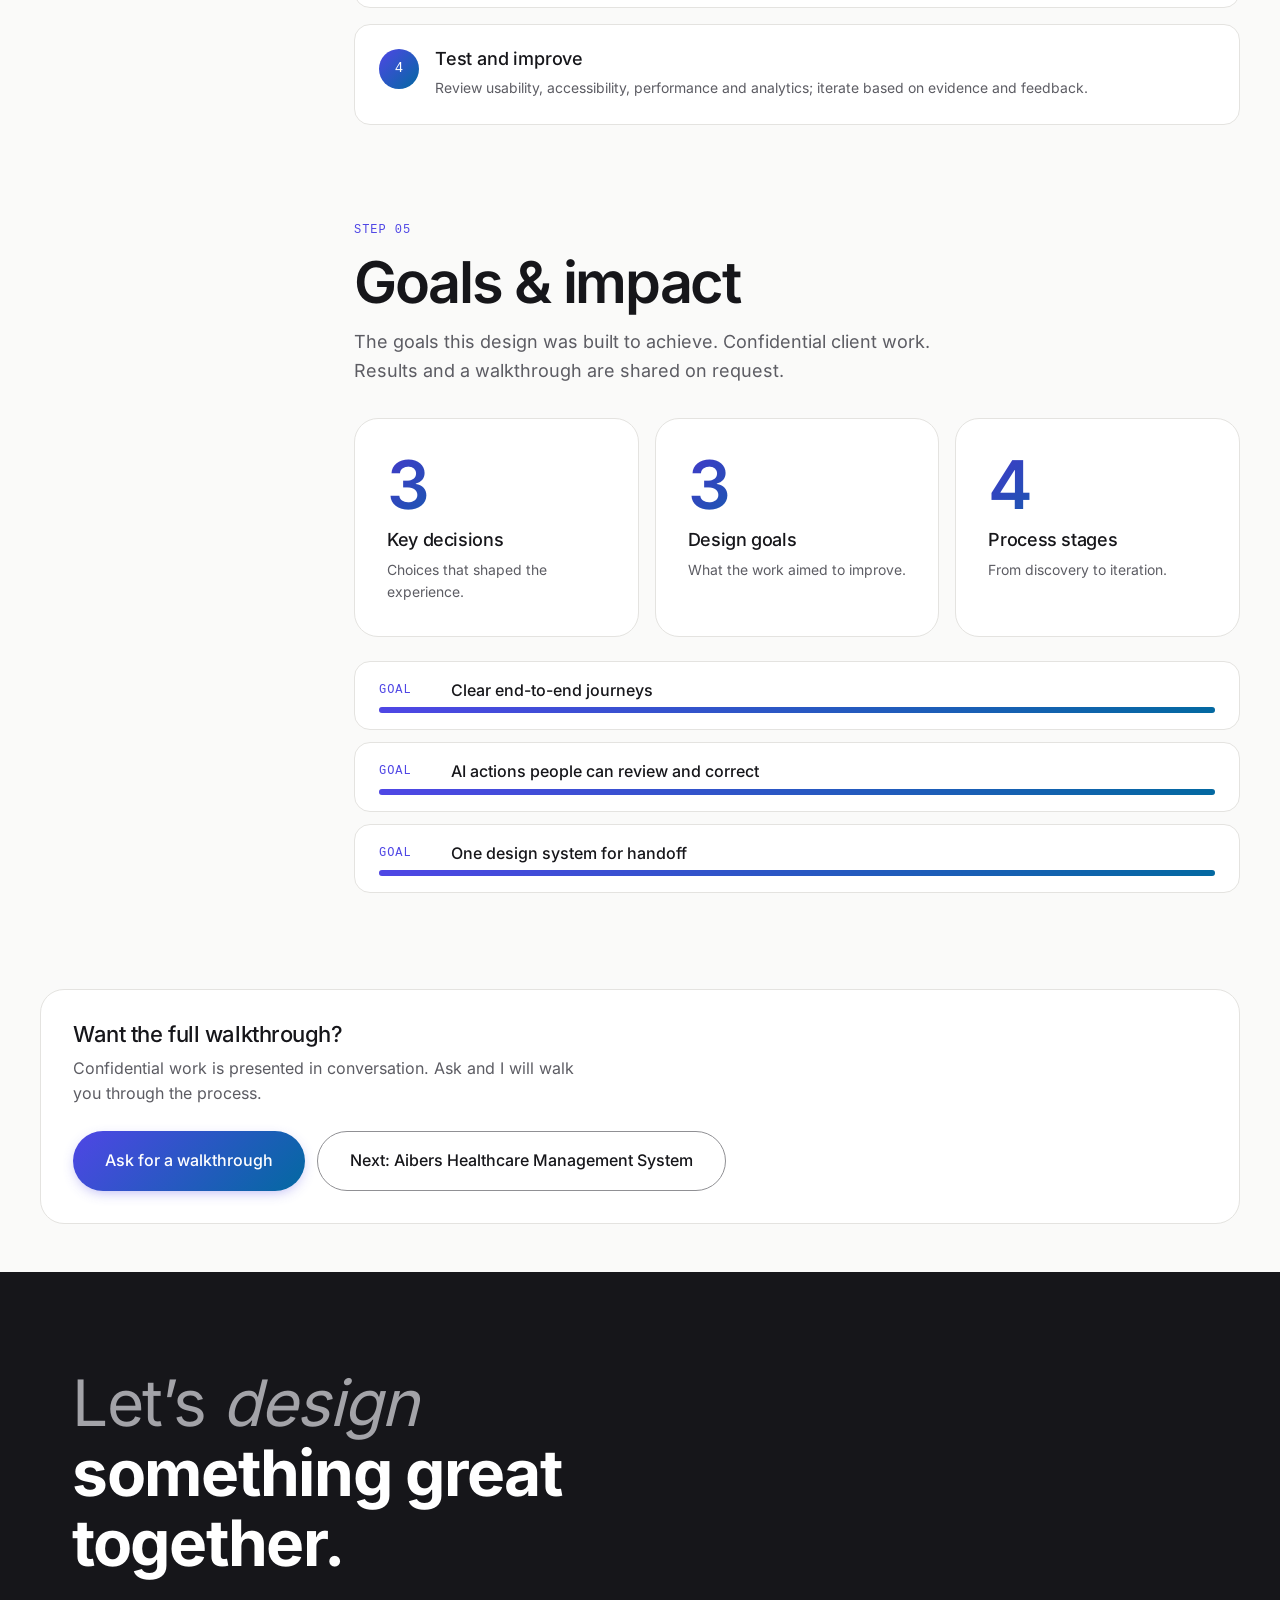
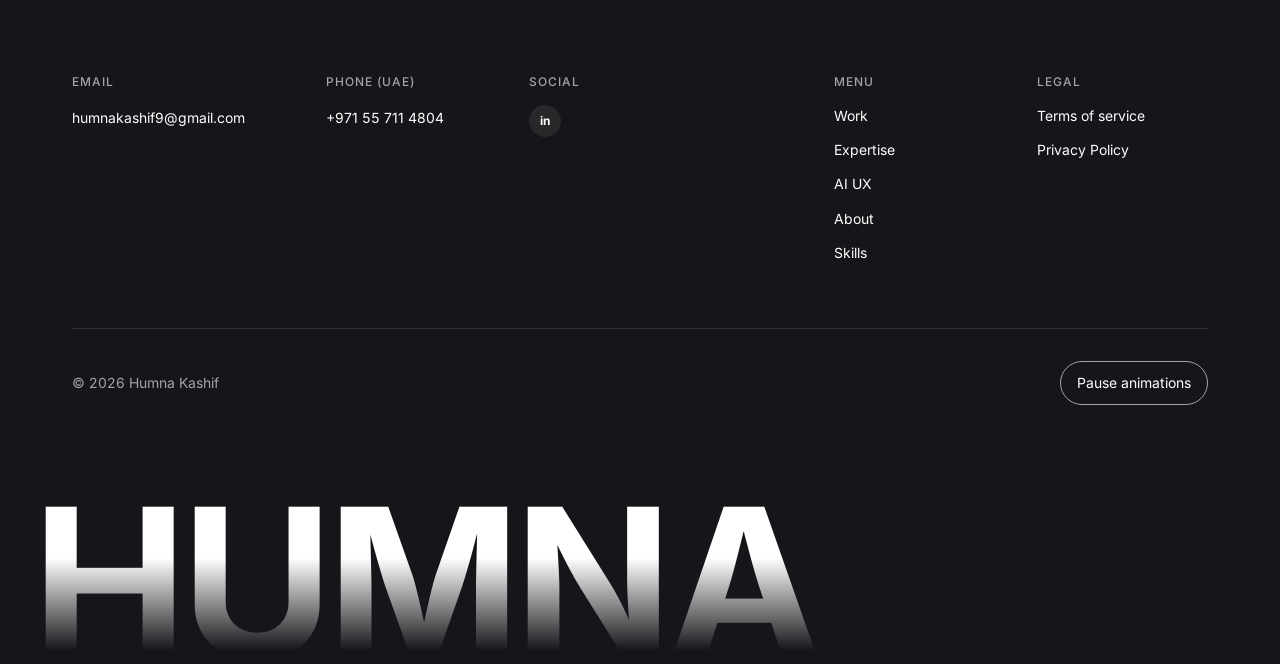
<file: project/techunicorn.html>
<!DOCTYPE html>
<html lang="en">
<head>
  <!-- All relative URLs on this page (stylesheets, scripts, the
       content.js-driven image paths, nav anchors) resolve against the
       site root rather than this /project/ subdirectory — lets this
       page reuse the exact same data/content.js image paths as
       index.html without rewriting any of them. -->
  <base href="../" />

  <script>
    (function () {
      try {
        var stored = localStorage.getItem("theme");
        var theme =
          stored || (window.matchMedia("(prefers-color-scheme: dark)").matches ? "dark" : "light");
        document.documentElement.setAttribute("data-theme", theme);
      } catch (e) {
        // localStorage/matchMedia unavailable — fall back silently to
        // the light default already established by :root.
      }
    })();
  </script>

  <meta charset="UTF-8" />
  <meta name="viewport" content="width=device-width, initial-scale=1.0" />
  <title>TechUnicorn / CXUnicorn | Case study | Humna Kashif</title>
  <meta name="description" content="TechUnicorn / CXUnicorn: End-to-end UX for enterprise and government platforms, plus AI-powered workflows, conversational interfaces and agent experiences." />

  <link rel="stylesheet" href="css/variables.css" />
  <link rel="stylesheet" href="css/base.css" />
  <link rel="stylesheet" href="css/fonts.css" />
  <link rel="stylesheet" href="css/navigation.css" />
  <link rel="stylesheet" href="css/case-study.css" />
  <link rel="stylesheet" href="css/contact-slider.css" />
  <link rel="stylesheet" href="css/footer.css" />
  <link rel="stylesheet" href="css/animations.css" />
  <link rel="stylesheet" href="css/copilot.css" />
  <link rel="stylesheet" href="css/case-study-modal.css" />
  <link rel="stylesheet" href="css/system.css" />
  <noscript><style>.cs-goalbar::after{transform:scaleX(1)!important}.reveal-on-scroll{opacity:1!important;transform:none!important}</style></noscript>
  <link rel="stylesheet" href="css/responsive.css" />
</head>
<body>
  <a class="skip-link" href="#main-content">Skip to content</a>
  <header class="nav" data-nav>
    <div class="nav__inner">
      <a class="nav__logo" href="index.html" aria-label="Humna Kashif — home">
        <span class="nav__logo-avatar"><img src="assets/images/profile-small.webp" alt="" width="36" height="36" /></span>
        <span>Humna Kashif</span>
      </a>

      <nav class="nav__links" data-nav-links aria-label="Primary">
        <ul>
          <li><a href="index.html#projects">Work</a></li>
          <li><a href="index.html#expertise">Expertise</a></li>
          <li><a href="index.html#ai-experience">AI UX</a></li>
          <li><a href="index.html#about">About</a></li>
          <li><a href="index.html#skills">Skills</a></li>
        </ul>
      </nav>

      <a class="btn btn--secondary nav__contact" href="index.html#contact">Contact</a>

      <button class="theme-toggle" type="button" data-theme-toggle aria-label="Switch to dark mode">
        <svg class="theme-toggle__icon theme-toggle__icon--sun" viewBox="0 0 24 24" fill="none" aria-hidden="true"><circle cx="12" cy="12" r="4.5" stroke="currentColor" stroke-width="1.75" /><path d="M12 2.5V5M12 19V21.5M4.22 4.22L6 6M18 18L19.78 19.78M2.5 12H5M19 12H21.5M4.22 19.78L6 18M18 6L19.78 4.22" stroke="currentColor" stroke-width="1.75" stroke-linecap="round" /></svg>
        <svg class="theme-toggle__icon theme-toggle__icon--moon" viewBox="0 0 24 24" fill="none" aria-hidden="true"><path d="M20.5 14.2A8.5 8.5 0 1 1 9.8 3.5a7 7 0 0 0 10.7 10.7Z" stroke="currentColor" stroke-width="1.75" stroke-linejoin="round" /></svg>
      </button>

      <div class="nav__more" data-nav-more-wrap>
        <button class="nav__more-trigger" type="button" data-nav-more aria-haspopup="true" aria-expanded="false" aria-label="Open navigation menu">
          <span class="nav__more-dot" aria-hidden="true"></span><span class="nav__more-dot" aria-hidden="true"></span><span class="nav__more-dot" aria-hidden="true"></span>
        </button>
        <div class="nav__more-menu" data-nav-more-menu>
          <ul>
            <li><a href="index.html#projects">Work</a></li>
            <li><a href="index.html#expertise">Expertise</a></li>
            <li><a href="index.html#ai-experience">AI UX</a></li>
            <li><a href="index.html#about">About</a></li>
            <li><a href="index.html#skills">Skills</a></li>
          </ul>
          <div class="nav__more-menu-footer"><a class="btn btn--secondary nav__contact" href="index.html#contact">Contact</a></div>
        </div>
      </div>

      <button class="nav__toggle" type="button" data-nav-toggle aria-expanded="false" aria-controls="mobile-menu" aria-label="Open menu"><span class="nav__toggle-bar"></span><span class="nav__toggle-bar"></span></button>
    </div>

    <div id="mobile-menu" class="nav__mobile" data-nav-mobile hidden>
      <ul>
        <li><a href="index.html#projects">Work</a></li>
        <li><a href="index.html#expertise">Expertise</a></li>
        <li><a href="index.html#ai-experience">AI UX</a></li>
        <li><a href="index.html#about">About</a></li>
        <li><a href="index.html#skills">Skills</a></li>
        <li><a href="index.html#contact">Contact</a></li>
      </ul>
    </div>
  </header>
  <main id="main-content">
    <div class="container cs-page" data-project-root>
      <a class="cs-back" href="index.html#projects">
        <svg width="16" height="16" viewBox="0 0 24 24" fill="none" aria-hidden="true"><path d="M19 12H5M11 6l-6 6 6 6" stroke="currentColor" stroke-width="1.75" stroke-linecap="round" stroke-linejoin="round"/></svg>
        Back to Work
      </a>
      <div data-project-body><header class="cs-hero"><p class="cs-hero__kicker">Enterprise · AI · AI UX</p><h1 class="cs-hero__title">TechUnicorn / CXUnicorn</h1><p class="cs-hero__lead">End-to-end UX for enterprise and government platforms, plus AI-powered workflows, conversational interfaces and agent experiences.</p><dl class="cs-meta cs-meta--3"><div><dt>Sector</dt><dd>Enterprise · AI</dd></div><div><dt>Role</dt><dd>Senior UI/UX Designer</dd></div><div><dt>Access</dt><dd>Walkthrough on request</dd></div></dl></header><section class="cs-glance" aria-label="Case study at a glance"><article><h2>Problem</h2><p>Enterprise and government platforms, and AI workflows, needed clear and consistent UX.</p></article><article><h2>My role</h2><p>Senior UI/UX Designer</p></article><article><h2>Key decisions</h2><ul><li>Designed end-to-end journeys and prototypes</li><li>Made AI actions visible, editable and reviewable</li><li>Maintained a design system for developer handoff</li></ul></article><article><h2>Outcome</h2><p>Confidential client work. Results and a walkthrough are shared on request.</p></article></section><div class="cs-layout"><nav class="cs-stepper" aria-label="Case study steps" data-stepper=""><p class="cs-stepper__title">Case study steps</p><span class="cs-stepper__rail" aria-hidden="true"><span class="cs-stepper__fill" data-stepper-fill=""></span></span><ol><li><a href="#context" data-step-link="context"><span class="cs-stepper__dot" aria-hidden="true">1</span><span class="cs-stepper__label">Context &amp; challenge</span></a></li><li><a href="#role" data-step-link="role"><span class="cs-stepper__dot" aria-hidden="true">2</span><span class="cs-stepper__label">My role &amp; scope</span></a></li><li><a href="#decisions" data-step-link="decisions"><span class="cs-stepper__dot" aria-hidden="true">3</span><span class="cs-stepper__label">Key design decisions</span></a></li><li><a href="#approach" data-step-link="approach"><span class="cs-stepper__dot" aria-hidden="true">4</span><span class="cs-stepper__label">How I worked</span></a></li><li><a href="#outcomes" data-step-link="outcomes"><span class="cs-stepper__dot" aria-hidden="true">5</span><span class="cs-stepper__label">Goals &amp; impact</span></a></li></ol></nav><div class="cs-steps"><section id="context" class="cs-step" data-step="context" aria-labelledby="context-title"><p class="cs-chapter__num">Step 01</p><h2 id="context-title" class="cs-step__title">Context &amp; challenge</h2><p class="cs-step__lead">What needed solving, and why it mattered.</p><div class="cs-pair"><article class="cs-card reveal-on-scroll"><p class="cs-card__label">Challenge</p><h3>Enterprise and government platforms, and AI workflows, needed clear and consistent UX.</h3></article><article class="cs-card reveal-on-scroll"><p class="cs-card__label">Context</p><h3>Enterprise · AI · AI UX</h3><p>End-to-end UX for enterprise and government platforms, plus AI-powered workflows, conversational interfaces and agent experiences.</p></article></div></section><section id="role" class="cs-step" data-step="role" aria-labelledby="role-title"><p class="cs-chapter__num">Step 02</p><h2 id="role-title" class="cs-step__title">My role &amp; scope</h2><p class="cs-step__lead">Where I contributed and what I owned.</p><ul class="cs-reqs"><li class="reveal-on-scroll"><h3>Role</h3><p>Senior UI/UX Designer</p></li><li class="reveal-on-scroll"><h3>Focus</h3><p>AI UX</p></li><li class="reveal-on-scroll"><h3>Sector</h3><p>Enterprise · AI</p></li></ul></section><section id="decisions" class="cs-step" data-step="decisions" aria-labelledby="decisions-title"><p class="cs-chapter__num">Step 03</p><h2 id="decisions-title" class="cs-step__title">Key design decisions</h2><p class="cs-step__lead">The choices that shaped the experience.</p><ol class="cs-process"><li class="reveal-on-scroll"><span>1</span><div><h3>Designed end-to-end journeys and prototypes</h3></div></li><li class="reveal-on-scroll"><span>2</span><div><h3>Made AI actions visible, editable and reviewable</h3></div></li><li class="reveal-on-scroll"><span>3</span><div><h3>Maintained a design system for developer handoff</h3></div></li></ol></section><section id="approach" class="cs-step" data-step="approach" aria-labelledby="approach-title"><p class="cs-chapter__num">Step 04</p><h2 id="approach-title" class="cs-step__title">How I worked</h2><p class="cs-step__lead">My process, from first conversation to shipped product.</p><ol class="cs-process"><li class="reveal-on-scroll"><span>1</span><div><h3>Discover</h3><p>Understand business goals, user needs, constraints and existing workflows through stakeholder discussions and research.</p></div></li><li class="reveal-on-scroll"><span>2</span><div><h3>Define and design</h3><p>Map journeys, structure information, create wireframes and prototypes, and develop consistent UI systems.</p></div></li><li class="reveal-on-scroll"><span>3</span><div><h3>Build and collaborate</h3><p>Translate designs into responsive interfaces, work with engineering teams and support implementation.</p></div></li><li class="reveal-on-scroll"><span>4</span><div><h3>Test and improve</h3><p>Review usability, accessibility, performance and analytics; iterate based on evidence and feedback.</p></div></li></ol></section><section id="outcomes" class="cs-step" data-step="outcomes" aria-labelledby="outcomes-title"><p class="cs-chapter__num">Step 05</p><h2 id="outcomes-title" class="cs-step__title">Goals &amp; impact</h2><p class="cs-step__lead">The goals this design was built to achieve. Confidential client work. Results and a walkthrough are shared on request.</p><div class="cs-goals" aria-label="Design goals"><div class="cs-goal reveal-on-scroll"><p class="cs-goal__num"><span data-count="3">3</span></p><h3>Key decisions</h3><p>Choices that shaped the experience.</p></div><div class="cs-goal reveal-on-scroll"><p class="cs-goal__num"><span data-count="3">3</span></p><h3>Design goals</h3><p>What the work aimed to improve.</p></div><div class="cs-goal reveal-on-scroll"><p class="cs-goal__num"><span data-count="4">4</span></p><h3>Process stages</h3><p>From discovery to iteration.</p></div></div><ul class="cs-goalbars"><li class="reveal-on-scroll"><span>Goal</span><strong>Clear end-to-end journeys</strong><i class="cs-goalbar" aria-hidden="true"></i></li><li class="reveal-on-scroll"><span>Goal</span><strong>AI actions people can review and correct</strong><i class="cs-goalbar" aria-hidden="true"></i></li><li class="reveal-on-scroll"><span>Goal</span><strong>One design system for handoff</strong><i class="cs-goalbar" aria-hidden="true"></i></li></ul></section></div></div><section class="cs-next reveal-on-scroll"><div><h2>Want the full walkthrough?</h2><p>Confidential work is presented in conversation. Ask and I will walk you through the process.</p></div><div class="cs-next__actions"><a class="btn btn--primary" href="mailto:humnakashif9@gmail.com?subject=TechUnicorn%20%2F%20CXUnicorn%20case%20study">Ask for a walkthrough</a><a class="btn btn--secondary" href="project/aibers.html">Next: Aibers Healthcare Management System</a></div></section></div>
    </div>
  </main>
  <footer class="footer">
    <div class="container">
      <p class="footer__statement heading-duo">
        <span class="heading-duo__muted"><span>Let’s</span> <span class="footer__cycling-word" data-footer-cycling-word data-words="design|build|improve">design</span></span>
        <span class="heading-duo__bold">something great together.</span>
      </p>
      <div class="footer__columns" data-footer-columns>
        <div class="footer__column"><h2 class="footer__column-heading">Email</h2><a href="mailto:humnakashif9@gmail.com">humnakashif9@gmail.com</a></div>
        <div class="footer__column"><h2 class="footer__column-heading">Phone (UAE)</h2><a href="tel:+971557114804">+971 55 711 4804</a></div>
        <div class="footer__column"><h2 class="footer__column-heading">Social</h2>
          <ul class="footer__social" data-footer-social><li><a class="footer__social-link" href="https://linkedin.com/in/humna-kashif" target="_blank" rel="noopener" aria-label="LinkedIn"><span aria-hidden="true" style="font-weight:700;font-size:12px;letter-spacing:-.02em">in</span></a></li></ul>
        </div>
        <div class="footer__column"><h2 class="footer__column-heading">Menu</h2><ul><li><a href="index.html#projects">Work</a></li><li><a href="index.html#expertise">Expertise</a></li><li><a href="index.html#ai-experience">AI UX</a></li><li><a href="index.html#about">About</a></li><li><a href="index.html#skills">Skills</a></li></ul></div>
        <div class="footer__column"><h2 class="footer__column-heading">Legal</h2><ul><li><a href="terms.html">Terms of service</a></li><li><a href="privacy-policy.html">Privacy Policy</a></li></ul></div>
      </div>
      <div class="footer__bottom">
        <p class="footer__copyright">© 2026 Humna Kashif</p>
        <button class="motion-toggle" type="button" data-motion-toggle aria-pressed="false">Pause animations</button>
      </div>
    </div>
    <p class="footer__wordmark" aria-hidden="true">HUMNA</p>
  </footer>
  <script src="data/content.js"></script>
  <script src="js/a11y-utils.js" defer></script>
  <script src="js/theme.js" defer></script>
  <script src="js/navigation.js" defer></script>
  <script src="js/contact-slider.js" defer></script>
  <script src="js/case-study-modal.js" defer></script>
  <script src="js/case-study.js" defer></script>
  <script src="js/animations.js" defer></script>
  <script src="js/copilot.js" defer></script>
  <script src="js/motion.js" defer></script>
  <script src="js/main.js" defer></script>
</body>
</html>
</file>
